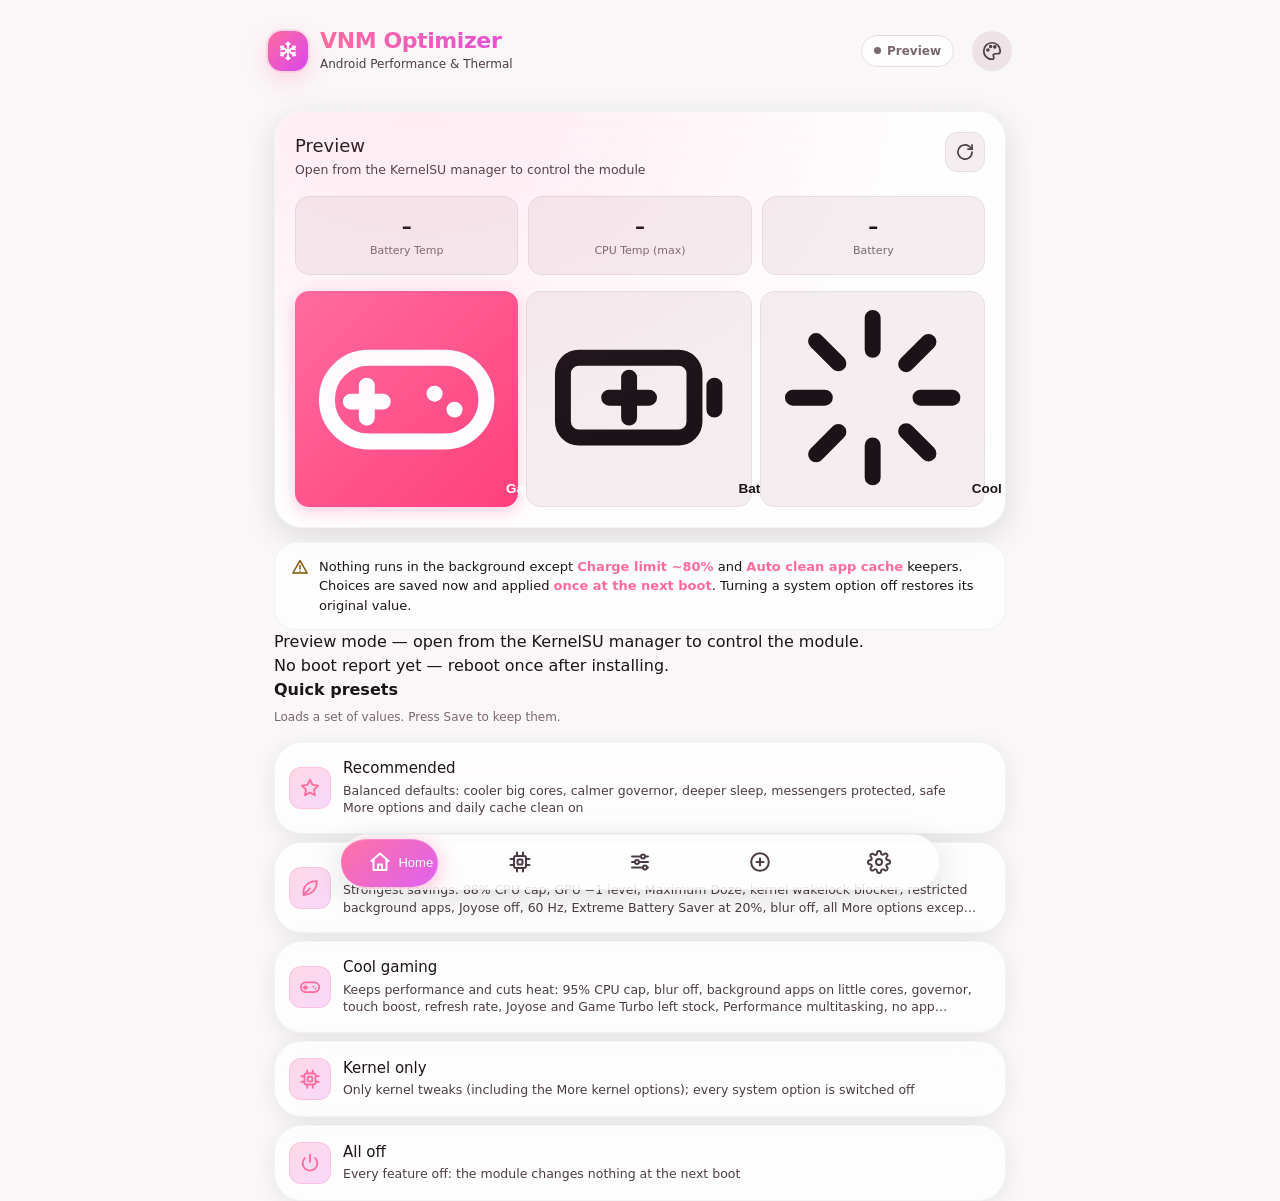
<file: app/src/main/assets/web/index.html>
<!DOCTYPE html>
<html lang="en">
<head>
<meta charset="utf-8">
<meta name="viewport" content="width=device-width, initial-scale=1, viewport-fit=cover">
<title>VNM Optimizer</title>
<link rel="stylesheet" href="liquid-glass.css">
</head>
<body>

<header class="topbar"><div class="topbar-inner">
  <div class="logo" aria-hidden="true"><svg viewBox="0 0 24 24"><path d="M12 2v20M3.3 7l17.4 10M20.7 7L3.3 17"/><path d="M9.5 3.5L12 6l2.5-2.5M9.5 20.5L12 18l2.5 2.5"/><path d="M3.6 10.4l3.4-.9-.9-3.4M20.4 13.6l-3.4.9.9 3.4"/><path d="M6.1 17.9l.9-3.4-3.4-.9M17.9 6.1l-.9 3.4 3.4.9"/></svg></div>
  <div class="title-group">
    <h1>VNM Optimizer</h1>
    <div class="subtitle">Android Performance &amp; Thermal</div>
  </div>
  <div class="state" id="mstate"><i class="dot"></i><span>Loading…</span></div>
</div>
</header>

<main>

  <!-- HOME -->
  <section class="page active" id="page-home">
    <div class="hero">
      <div class="hero-card">
        <div class="hero-header">
          <div class="hero-device">
            <div class="hero-device-name" id="dev">Detecting device…</div>
            <div class="hero-device-sub" id="devsub"></div>
          </div>
          <button class="iconbtn" id="refresh" aria-label="Refresh readings">
            <svg viewBox="0 0 24 24" fill="none" stroke="currentColor" stroke-width="1.9" stroke-linecap="round" stroke-linejoin="round"><path d="M20.5 12a8.5 8.5 0 1 1-2.8-6.3l2.8 2.8"/><path d="M20.5 3.5v5h-5"/></svg>
          </button>
        </div>
        <div class="hero-stats">
          <div class="stat"><div class="stat-value" id="btemp">—</div><div class="stat-label">Battery Temp</div></div>
          <div class="stat"><div class="stat-value" id="ctemp">—</div><div class="stat-label">CPU Temp (max)</div></div>
          <div class="stat"><div class="stat-value" id="bcap">—</div><div class="stat-label" id="bstat">Battery</div></div>
        </div>
        <div class="hero-actions">
          <button class="btn fill hero-action" id="qaGame">
            <svg viewBox="0 0 24 24" fill="none" stroke="currentColor" stroke-width="2" stroke-linecap="round" stroke-linejoin="round"><rect x="2" y="7" width="20" height="10.5" rx="5.2"/><path d="M7 10.5v4M5 12.5h4M15.5 11.5h.01M18 13.5h.01"/></svg>
            Game Mode
          </button>
          <button class="btn tonal hero-action" id="qaBattery">
            <svg viewBox="0 0 24 24" fill="none" stroke="currentColor" stroke-width="2" stroke-linecap="round" stroke-linejoin="round"><rect x="2.5" y="7" width="16.5" height="10" rx="2"/><path d="M21.5 10.5v3M10.8 9.5v5M8.3 12h5"/></svg>
            Battery Saver
          </button>
          <button class="btn tonal hero-action" id="qaCool">
            <svg viewBox="0 0 24 24" fill="none" stroke="currentColor" stroke-width="2" stroke-linecap="round" stroke-linejoin="round"><path d="M12 2v4M12 18v4M4.9 4.9l2.8 2.8M16.2 16.2l2.8 2.8M2 12h4M18 12h4M4.9 19.1l2.8-2.8M16.2 7.8l2.8-2.8"/></svg>
            Cool Down
          </button>
        </div>
      </div>
    </div>

    <div class="notice">
      <svg viewBox="0 0 24 24" fill="none" stroke="currentColor" stroke-width="1.9" stroke-linecap="round" stroke-linejoin="round"><path d="M12 3.5l9.5 16.5h-19z"/><path d="M12 10v4.5M12 17.5v.3"/></svg>
      <div>Nothing runs in the background except <b>Charge limit ~80%</b> and <b>Auto clean app cache</b> keepers. Choices are saved now and applied <b>once at the next boot</b>. Turning a system option off restores its original value.</div>
    </div>

    <div id="demo" hidden>Preview mode — open from the KernelSU manager to control the module.</div>

    <div id="summary"></div>

    <h2 class="sh">Quick presets</h2>
    <p class="ssub">Loads a set of values. Press Save to keep them.</p>
    <div class="group" id="presets"></div>
  </section>

  <!-- KERNEL -->
  <section class="page" id="page-kernel"><div id="sec-kernel"></div></section>

  <!-- SYSTEM -->
  <section class="page" id="page-system"><div id="sec-system"></div></section>

  <!-- MORE -->
  <section class="page" id="page-more">
    <div id="sec-more"></div>

    <h2 class="sh">App cache</h2>
    <p class="ssub">Result of the last clean (automatic or manual). Uses Android&rsquo;s own cache trimming: app data, logins and files are never touched.</p>
    <div class="ccard">
      <div class="cbig" id="cc-size">&ndash;</div><div class="clbl">last cleared</div>
      <table>
        <tr><td>From</td><td id="cc-apps">&ndash;</td></tr>
        <tr><td>Time</td><td id="cc-time">&ndash;</td></tr>
        <tr><td>Next auto clean</td><td id="cc-next">&ndash;</td></tr>
      </table>
      <button class="btn fill" id="cc-run">Clean app cache now</button>
    </div>

    <h2 class="sh">One-shot actions</h2>
    <p class="ssub">Run immediately once &mdash; nothing is saved, scheduled or kept running.</p>
    <div class="group">
      <div class="item"><div class="row"><div class="ic"><svg viewBox="0 0 24 24" fill="none" stroke="currentColor" stroke-width="1.9" stroke-linecap="round" stroke-linejoin="round"><rect x="3" y="7" width="18" height="10" rx="1.5"/><path d="M7 10.5v3M11 10.5v3M15 10.5v3M7 7V4.5M12 7V4.5M17 7V4.5M7 17v2.5M17 17v2.5"/></svg></div>
        <div class="txt"><div class="ttl">Clean RAM now</div><div class="desc">Stops background apps when the phone feels slow. Not a battery saver: apps restarted later cost more power than cached ones. Safe: cached processes only. Aggressive: also force-stops other user apps (protected apps, the app on screen, keyboard, launcher, dialer and SMS app are never touched). Extreme: everything except system, telephony/IMS, connectivity and push components.</div></div>
        <div class="ctl"><div class="pill"><select id="rc-mode"><option value="safe">Safe</option><option value="aggressive">Aggressive</option><option value="extreme">Extreme</option></select></div></div></div>
        <div class="selrow"><button class="btn fill" id="rc-run">Clean now</button></div>
      </div>
      <div class="item press" id="t-junk"><div class="row"><div class="ic"><svg viewBox="0 0 24 24" fill="none" stroke="currentColor" stroke-width="1.9" stroke-linecap="round" stroke-linejoin="round"><path d="M3.5 6.5h17M9 6.5V4h6v2.5M6 6.5l1 14h10l1-14M10 10.5v6M14 10.5v6"/></svg></div>
        <div class="txt"><div class="ttl">Clean junk files now</div><div class="desc">Deletes crash dumps, ANR traces, tombstones, dropbox entries, WLAN and thermal logs, stale package cache and thumbnails, clears the log buffers and runs fstrim on /data and /cache</div></div>
        <span class="chev"><svg viewBox="0 0 24 24" fill="none" stroke="currentColor" stroke-width="1.9" stroke-linecap="round" stroke-linejoin="round"><path d="M9.5 6l6 6-6 6"/></svg></span></div></div>
    </div>
  </section>

  <!-- TOOLS -->
  <section class="page" id="page-tools">
    <h2 class="sh">Configuration</h2>
    <p class="ssub">Backups are saved to Download/VNM and include your charger calibration.</p>
    <div class="group">
      <div class="item press" id="t-backup"><div class="row"><div class="ic"><svg viewBox="0 0 24 24" fill="none" stroke="currentColor" stroke-width="1.9" stroke-linecap="round" stroke-linejoin="round"><path d="M12 15V3.5M7 8.5l5-5 5 5"/><path d="M4 15v3.5A2.5 2.5 0 0 0 6.5 21h11a2.5 2.5 0 0 0 2.5-2.5V15"/></svg></div><div class="txt"><div class="ttl">Backup settings</div><div class="desc">Save the current options to a file you can keep or share</div></div><span class="chev"><svg viewBox="0 0 24 24" fill="none" stroke="currentColor" stroke-width="1.9" stroke-linecap="round" stroke-linejoin="round"><path d="M9.5 6l6 6-6 6"/></svg></span></div></div>
      <div class="item press" id="t-restore"><div class="row"><div class="ic"><svg viewBox="0 0 24 24" fill="none" stroke="currentColor" stroke-width="1.9" stroke-linecap="round" stroke-linejoin="round"><path d="M12 3.5V15M7 10l5 5 5-5"/><path d="M4 15v3.5A2.5 2.5 0 0 0 6.5 21h11a2.5 2.5 0 0 0 2.5-2.5V15"/></svg></div><div class="txt"><div class="ttl">Restore settings</div><div class="desc">Load a backup, review it, then press Save</div></div><span class="chev"><svg viewBox="0 0 24 24" fill="none" stroke="currentColor" stroke-width="1.9" stroke-linecap="round" stroke-linejoin="round"><path d="M9.5 6l6 6-6 6"/></svg></span></div></div>
      <div class="item press" id="t-import"><div class="row"><div class="ic"><svg viewBox="0 0 24 24" fill="none" stroke="currentColor" stroke-width="1.9" stroke-linecap="round" stroke-linejoin="round"><path d="M14 3H7.5A2.5 2.5 0 0 0 5 5.5v13A2.5 2.5 0 0 0 7.5 21h9a2.5 2.5 0 0 0 2.5-2.5V8z"/><path d="M14 3v5h5M12 17v-6M9.5 13.5L12 11l2.5 2.5"/></svg></div><div class="txt"><div class="ttl">Import backup</div><div class="desc">Pick a backup file from anywhere, or paste its text</div></div></div></div>
      <div class="item press" id="t-defaults"><div class="row"><div class="ic"><svg viewBox="0 0 24 24" fill="none" stroke="currentColor" stroke-width="1.9" stroke-linecap="round" stroke-linejoin="round"><path d="M3.5 12a8.5 8.5 0 1 0 2.8-6.3L3.5 8.5"/><path d="M3.5 3.5v5h5"/></svg></div><div class="txt"><div class="ttl">Reset to recommended</div><div class="desc">Load default values (your app lists are kept)</div></div><span class="chev"><svg viewBox="0 0 24 24" fill="none" stroke="currentColor" stroke-width="1.9" stroke-linecap="round" stroke-linejoin="round"><path d="M9.5 6l6 6-6 6"/></svg></span></div></div>
    </div>

    <h2 class="sh">Maintenance</h2>
    <div class="group">
      <div class="item press" id="t-log"><div class="row"><div class="ic"><svg viewBox="0 0 24 24" fill="none" stroke="currentColor" stroke-width="1.9" stroke-linecap="round" stroke-linejoin="round"><path d="M14 3H6.5A2.5 2.5 0 0 0 4 5.5v13A2.5 2.5 0 0 0 6.5 21h11a2.5 2.5 0 0 0 2.5-2.5V9z"/><path d="M14 3v6h6M8 13h8M8 17h5"/></svg></div><div class="txt"><div class="ttl">View boot log</div><div class="desc">What was applied, skipped or rejected on the last boot</div></div><span class="chev"><svg viewBox="0 0 24 24" fill="none" stroke="currentColor" stroke-width="1.9" stroke-linecap="round" stroke-linejoin="round"><path d="M9.5 6l6 6-6 6"/></svg></span></div></div>
      <div class="item press" id="t-revert"><div class="row"><div class="ic"><svg viewBox="0 0 24 24" fill="none" stroke="currentColor" stroke-width="1.9" stroke-linecap="round" stroke-linejoin="round"><path d="M9 14L4 9l5-5"/><path d="M4 9h11a5 5 0 0 1 0 10h-3"/></svg></div><div class="txt"><div class="ttl">Revert system changes now</div><div class="desc">Restore settings and re-enable apps immediately, then switch ROM options off</div></div><span class="chev"><svg viewBox="0 0 24 24" fill="none" stroke="currentColor" stroke-width="1.9" stroke-linecap="round" stroke-linejoin="round"><path d="M9.5 6l6 6-6 6"/></svg></span></div></div>
      <div class="item press" id="t-reboot"><div class="row"><div class="ic"><svg viewBox="0 0 24 24" fill="none" stroke="currentColor" stroke-width="1.9" stroke-linecap="round" stroke-linejoin="round"><path d="M12 3v8"/><path d="M6.4 6.6a8 8 0 1 0 11.2 0"/></svg></div><div class="txt"><div class="ttl">Reboot</div><div class="desc">Apply the saved options now</div></div><span class="chev"><svg viewBox="0 0 24 24" fill="none" stroke="currentColor" stroke-width="1.9" stroke-linecap="round" stroke-linejoin="round"><path d="M9.5 6l6 6-6 6"/></svg></span></div></div>
    </div>

    <h2 class="sh">About</h2>
    <div class="group">
      <div class="about">
        <b>VNM Optimizer <span data-ver>v2.0.1</span></b>
        <p>Heat &amp; battery tuning, device tools, ADB &amp; Fastboot in one app.</p>
        <p>Heat &amp; battery fix for Android. Kernel features support Qualcomm and MediaTek kernels; features a phone does not support are skipped and shown as Unsupported. Tuned and tested on HyperOS. One-shot at boot, no background service (except the opt-in charge-limit and app-cache keepers). Every feature has its own switch and shows exactly what it changes.</p>
        <p style="color:var(--ink-subtle)">Font: Google Sans (SIL Open Font License)</p>
      </div>
    </div>
  </section>
</main>

<div class="abar" id="abar" hidden>
  <div class="dirty" id="dirty">Unsaved changes</div>
  <button class="btn tonal" id="save">Save</button>
  <button class="btn fill" id="savereboot">Save &amp; reboot</button>
</div>

<div class="snack" id="snack"></div>

<div class="modal" id="modal"><div class="dlg">
  <h3 id="m-title"></h3>
  <div class="body" id="m-body"></div>
  <div class="acts" id="m-acts"></div>
</div></div>

<div class="modal" id="picker"><div class="dlg">
  <h3 id="pk-title">Choose apps</h3>
  <div class="body">
    <input class="pk-search" id="pk-search" placeholder="Search apps or package names" autocomplete="off">
    <div class="pk-count" id="pk-count"></div>
    <div class="pk-list" id="pk-list"></div>
  </div>
  <div class="acts">
    <button class="btn tonal" id="pk-cancel">Cancel</button>
    <button class="btn fill" id="pk-done">Done</button>
  </div>
</div></div>

<nav class="nav">
  <div class="nav-inner">
    <div class="pill-indicator" id="pillIndicator"></div>
    <button class="nav-tab active" data-page="home"><svg viewBox="0 0 24 24" fill="none" stroke="currentColor" stroke-width="1.9" stroke-linecap="round" stroke-linejoin="round"><path d="M3.5 11L12 3.5l8.5 7.5"/><path d="M5.5 9.5V20h13V9.5"/><path d="M10 20v-5.5h4V20"/></svg><span>Home</span></button>
    <button class="nav-tab" data-page="kernel"><svg viewBox="0 0 24 24" fill="none" stroke="currentColor" stroke-width="1.9" stroke-linecap="round" stroke-linejoin="round"><rect x="6" y="6" width="12" height="12" rx="2"/><rect x="9.5" y="9.5" width="5" height="5" rx="1"/><path d="M9 2.5v3M15 2.5v3M9 18.5v3M15 18.5v3M2.5 9h3M2.5 15h3M18.5 9h3M18.5 15h3"/></svg><span>Kernel</span></button>
    <button class="nav-tab" data-page="system"><svg viewBox="0 0 24 24" fill="none" stroke="currentColor" stroke-width="1.9" stroke-linecap="round" stroke-linejoin="round"><path d="M4 6.5h9M17 6.5h3M4 12h3M11 12h9M4 17.5h11M19 17.5h1"/><circle cx="15" cy="6.5" r="2"/><circle cx="9" cy="12" r="2"/><circle cx="17" cy="17.5" r="2"/></svg><span>System</span></button>
    <button class="nav-tab" data-page="more"><svg viewBox="0 0 24 24" fill="none" stroke="currentColor" stroke-width="1.9" stroke-linecap="round" stroke-linejoin="round"><circle cx="12" cy="12" r="8.8"/><path d="M12 8.5v7M8.5 12h7"/></svg><span>More</span></button>
    <button class="nav-tab" data-page="tools"><svg viewBox="0 0 24 24" fill="none" stroke="currentColor" stroke-width="1.9" stroke-linecap="round" stroke-linejoin="round"><circle cx="12" cy="12" r="3"/><path d="M19.4 15a1.7 1.7 0 0 0 .3 1.8l.1.1a2 2 0 1 1-2.8 2.8l-.1-.1a1.7 1.7 0 0 0-1.8-.3 1.7 1.7 0 0 0-1 1.5V21a2 2 0 0 1-4 0v-.1a1.7 1.7 0 0 0-1.1-1.5 1.7 1.7 0 0 0-1.8.3l-.1.1a2 2 0 1 1-2.8-2.8l.1.1a1.7 1.7 0 0 0 .3-1.8 1.7 1.7 0 0 0-1.5-1H3a2 2 0 0 1 0-4h.1a1.7 1.7 0 0 0 1.5-1.1 1.7 1.7 0 0 0-.3-1.8l-.1-.1a2 2 0 1 1 2.8-2.8l.1.1a1.7 1.7 0 0 0 1.8.3H9a1.7 1.7 0 0 0 1-1.5V3a2 2 0 0 1 4 0v.1a1.7 1.7 0 0 0 1 1.5 1.7 1.7 0 0 0 1.8-.3l.1-.1a2 2 0 1 1 2.8 2.8l-.1.1a1.7 1.7 0 0 0-.3 1.8V9a1.7 1.7 0 0 0 1.5 1H21a2 2 0 0 1 0 4h-.1a1.7 1.7 0 0 0-1.5 1z"/></svg><span>Config</span></button>
  </div>
</nav>

<script src="theme.js"></script>
<script>

(function () {
  'use strict';

  var MODID = 'mkvp_thermal';
  var DATA = '/data/adb/mkvp_thermal';
  var CFG_VER = '3';
  var ENV = 'export PATH=/system/bin:/system/xbin:/vendor/bin:/data/adb/ksu/bin:/data/adb/ap/bin:/data/adb/magisk:$PATH; ';
  var HAS_KSU = (typeof window.ksu !== 'undefined' && window.ksu && typeof window.ksu.exec === 'function');

  /* ------------------------------------------------------------ constants */
  var DOZE_AGGRESSIVE = 'light_after_inactive_to=15000,light_pre_idle_to=30000,light_idle_to=900000,light_max_idle_to=1800000,inactive_to=60000,sensing_to=0,locating_to=0,motion_inactive_to=0,idle_after_inactive_to=0,idle_pending_to=60000,quick_doze_delay_to=15000,idle_to=3600000,max_idle_to=21600000';
  var SAVER_DEFAULT = 'advertise_is_enabled=true,enable_datasaver=false,disable_launch_boost=true,disable_vibration=true,disable_animation=false,soundtrigger_mode=1,defer_full_backup=true,defer_keyvalue_backup=true,enable_firewall=true,location_mode=3,enable_brightness_adjustment=false,force_all_apps_standby=true,force_background_check=true,disable_optional_sensors=true,disable_aod=true,enable_quick_doze=true,enable_night_mode=true';

  var SECTIONS = [
    { id: 'heat', title: 'Heat control', color: 'var(--hot)',
      sub: 'Keeps big cores, GPU and charging away from their hottest operating points' },
    { id: 'kdrain', title: 'Battery drain — kernel', color: '#ffb36b',
      sub: 'Lets the SoC and storage sleep deeper and wake less often' },
    { id: 'protect', title: 'Protected & blocked apps', color: '#c79bff',
      sub: 'Keep important apps alive, or stop picked apps from running in the background' },
    { id: 'rdrain', title: 'Battery drain — system', color: 'var(--cool)',
      sub: 'Standby drain from apps, Google services and ROM services' },
    { id: 'saver', title: 'Long battery', color: '#8be08b',
      sub: 'Stronger Battery Saver and display-side savings' },
    { id: 'adv', title: 'Advanced', color: 'var(--muted)', sub: 'Timing of the one-shot apply' },
    { id: 'xk', title: 'Extra kernel tuning', color: '#ffb36b',
      sub: 'Safe ones ON by default; applied once per boot, stock again after reboot when off' },
    { id: 'xram', title: 'RAM management', color: '#c79bff',
      sub: 'VM, zram and low-memory-killer tuning' },
    { id: 'xgoogle', title: 'Google services & telemetry', color: 'var(--cool)',
      sub: 'Safe-list GMS freeze and extra telemetry switches' },
    { id: 'xlog', title: 'Logging & diagnostics', color: '#8be08b',
      sub: 'Deeper log and vendor-diagnostics cleanup' },
    { id: 'xpower', title: 'Extra power saving', color: '#8be08b',
      sub: 'Kernel power-saving switches and lighter background memory work' },
    { id: 'xstore', title: 'Storage', color: 'var(--cool)',
      sub: 'Automatic app-cache cleaning' }
  ];

  /*
   * type: toggle | value (presets + custom number) | level (fixed choices)
   * fields: extra numeric inputs shown while the feature is on
   * text: textarea; showWhen = value of the feature that reveals it
   * apps: textarea gets an app picker
   * only: extra tag for features that exist on one brand only
   */
  var F = [
    // ---- heat
    { k: 'cpu_cap', s: 'heat', src: 'kernel', risk: 'safe', type: 'value', def: '95', unit: '%', min: 40, max: 99,
      t: 'Big-core frequency cap',
      d: 'Caps every CPU cluster except the efficiency (little) cluster to a % of its max clock, below the range where heat rises steeply. The nearest supported frequency is used and the little cores are untouched. On MediaTek the PPM user limit is set as well. The ROM’s thermal service can still lower clocks further when hot. With “Lock the cap” the limit file is made read-only after writing, so ROM boosters (perf HAL, game boost) cannot raise it again until reboot; the live check below shows whether the cap is still in place.',
      o: [['0', 'Off'], ['95', 'Light — 95%'], ['88', 'Balanced — 88%'], ['80', 'Strong — 80%']],
      fields: [{ k: 'cpu_cap_lock', label: 'Lock the cap so the ROM cannot raise it', def: '1', bool: true, inline: true }] },
    { k: 'prime_park', s: 'heat', src: 'kernel', risk: 'exp', type: 'toggle', def: '0',
      t: 'Park prime core',
      d: 'Sets core_ctl min_cpus and max_cpus to 0 on the fastest cluster so its cores stay parked (not taken offline). Big heat and power saving, but games and heavy apps lose peak speed. On SoCs with only two clusters this parks the whole big cluster. Needs Qualcomm core_ctl; boosts from the ROM’s performance service may unpark it.' },
    { k: 'gpu_cap', s: 'heat', src: 'kernel', risk: 'moderate', type: 'value', def: '0', unit: 'lvl', min: 1, max: 4,
      t: 'GPU peak level cap',
      d: 'Removes the highest GPU power level(s) so the GPU cannot reach its hottest clocks. On Qualcomm it tries kgsl max_pwrlevel, then devfreq max_freq, then max_gpuclk; on MediaTek and other Mali GPUs it lowers the GPU devfreq max_freq. Never removes more than half of the levels; GPU thermal throttling stays on. MediaTek kernels that only expose GED (no GPU devfreq) show Unsupported.',
      o: [['0', 'Off'], ['1', '−1 level'], ['2', '−2 levels'], ['3', '−3 levels']] },
    { k: 'gpu_idle', s: 'heat', src: 'kernel', risk: 'safe', type: 'toggle', def: '1',
      t: 'GPU power collapse',
      d: 'Lets the GPU sleep between frames: clears force_clk_on, force_bus_on, force_rail_on and force_no_nap, enables bus split and uses a shorter idle timer (Adreno). On MediaTek and other Mali GPUs it sets the power policy to coarse_demand, so the GPU powers down when idle instead of staying always on. GPU thermal throttling is kept on.',
      fields: [{ k: 'gpu_idle_timer', label: 'GPU idle timer', def: '64', min: 20, max: 200, unit: 'ms', zero: true }] },
    { k: 'walt_tune', s: 'heat', src: 'kernel', risk: 'safe', type: 'toggle', def: '1',
      t: 'Calmer CPU governor',
      d: 'Turns off predictive-load (pl) and RTG frequency boosts and slows the up-ramp a little, so clocks spike less often. Uses the WALT governor of Qualcomm kernels, or schedutil / MediaTek sugov_ext where the same tunables exist; tunables your kernel does not have are skipped.',
      fields: [{ k: 'walt_hispeed_load', label: 'hispeed_load', def: '95', min: 50, max: 100, unit: '%', zero: true },
               { k: 'walt_up_rate', label: 'up_rate_limit', def: '1000', min: 100, max: 20000, unit: 'µs', zero: true },
               { k: 'walt_sched_boost_off', label: 'Also force sched_boost = 0 and conservative PL (WALT)', def: '1', bool: true }] },
    { k: 'input_boost_off', s: 'heat', src: 'kernel', risk: 'moderate', type: 'toggle', def: '0',
      t: 'Disable kernel touch boost',
      d: 'Stops the kernel from raising CPU clocks on every touch (WALT input_boost or the cpu_boost module on Qualcomm, perfmgr touch boost on MediaTek). Saves power while scrolling; the UI may feel slightly less snappy. Boosts from the ROM’s own performance service are not affected.' },
    { k: 'bg_cpuset', s: 'heat', src: 'kernel', risk: 'safe', type: 'toggle', def: '1',
      t: 'Background apps on little cores',
      d: 'Moves the background, system-background and restricted CPU groups to the efficiency (little) cluster and caps background and restricted tasks with uclamp.max. Apps you are using are not affected.',
      fields: [{ k: 'bg_uclamp', label: 'Background uclamp.max', def: '30', min: 10, max: 99, unit: '%', zero: true }] },
    { k: 'blur_off', s: 'heat', src: 'rom', risk: 'moderate', type: 'toggle', def: '0',
      t: 'Disable UI blur',
      d: 'Turns off Android window blur on every ROM, plus the HyperOS/MIUI blur effects (control center, recents, folders) through runtime props on Xiaomi ROMs. Blur is drawn by the GPU on every frame and adds heat.' },
    { k: 'charge_cool', s: 'heat', src: 'kernel', risk: 'exp', type: 'value', def: '0', unit: 'mA', min: 500, max: 12000,
      t: 'Cooler charging (current limit)',
      d: 'Limits charging current with the charger thermal level (battery/charge_control_limit), the same control the ROM’s thermal service uses. Pick a level directly, or enter mA: it is mapped with your Calibrate results, else the device-tree table, else a rough estimate. Current per level differs on every phone, so run Calibrate once. When the phone is hot the thermal service may still choose a stricter level; the status shows if your kernel ignores it.',
      fields: [{ k: 'charge_cool_level', label: 'Charger level (overrides the mA value)', def: '0', levelsel: true }],
      o: [['0', 'Off'], ['5000', '5000 mA'], ['3000', '3000 mA'], ['2000', '2000 mA'], ['1500', '1500 mA']] },
    { k: 'charge_limit', s: 'heat', src: 'kernel', risk: 'moderate', type: 'toggle', def: '0', only: 'XIAOMI',
      t: 'Charge limit ~80% (night charging)',
      d: 'Sets the Xiaomi night_charging flag so charging stops around 80% (current drops to 0, the status may still say Charging). Less heat at the end of a charge and slower battery wear. The charger driver clears this flag on every unplug, so while this is ON a tiny keeper script sets it again whenever a charger is connected (checks every 15 s, no wakelock, sleeps with the phone). This keeper (and the daily cache clean keeper) are the only parts of VNM Optimizer that keep running; turn them off and nothing runs after the next boot. Xiaomi kernels only.' },

    // ---- kernel drain
    { k: 'cpu_idle', s: 'kdrain', src: 'kernel', risk: 'safe', type: 'toggle', def: '1',
      t: 'Ensure deep CPU sleep',
      d: 'Makes sure Qualcomm LPM sleep (qcom_lpm / lpm_levels) is allowed and re-enables any CPU idle state that was disabled (generic cpuidle, so MediaTek is covered too). It only turns sleep states back on, never off.' },
    { k: 'ufs_pm', s: 'kdrain', src: 'kernel', risk: 'safe', type: 'toggle', def: '1',
      t: 'UFS storage power saving',
      d: 'Enables UFS clock gating, clock scaling and hibern8-on-idle where the storage driver exposes them (Qualcomm ufshc and MediaTek ufshci), so storage sleeps between requests. Phones without UFS are skipped.' },
    { k: 'vm_tune', s: 'kdrain', src: 'kernel', risk: 'safe', type: 'toggle', def: '1',
      t: 'Fewer memory writeback wakeups',
      d: 'Writes cached data to storage less often (longer writeback / expire interval), adjusts the dirty-memory ratios and updates vmstat less often, so CPU and storage wake up less in standby. Set a value to 0 to keep stock.',
      fields: [{ k: 'vm_writeback', label: 'Writeback / expire interval', def: '3000', min: 500, max: 6000, unit: 'cs', zero: true },
               { k: 'vm_stat_interval', label: 'vmstat interval', def: '10', min: 1, max: 60, unit: 's', zero: true },
               { k: 'vm_dirty_bg', label: 'dirty_background_ratio', def: '10', min: 1, max: 50, unit: '%', zero: true },
               { k: 'vm_dirty', label: 'dirty_ratio', def: '30', min: 1, max: 80, unit: '%', zero: true }] },
    { k: 'io_tune', s: 'kdrain', src: 'kernel', risk: 'safe', type: 'toggle', def: '1',
      t: 'Lighter I/O accounting',
      d: 'Turns off per-request I/O statistics (iostats) and entropy sampling (add_random) on storage block devices: less CPU work per read and write. Disk statistics in monitoring apps become empty.' },
    { k: 'debug_off', s: 'kdrain', src: 'kernel', risk: 'safe', type: 'toggle', def: '1',
      t: 'Silence kernel debug',
      d: 'Quiets kernel console logging, stops ftrace, turns off schedstats, the NMI watchdog and subsystem ramdumps, limits perf sampling time and clears driver debug_mask flags. Runtime only.' },
    { k: 'debug_props', s: 'kdrain', src: 'rom', risk: 'safe', type: 'toggle', def: '1',
      t: 'Disable debug & trace props',
      d: 'Switches debug, logging and tracing props off at runtime: vendor offline logs, IMS/QMI debug logs, ramdumps, traced (Perfetto), atrace, StrictMode, malloc / video / GPU debug. Nothing is saved; props your ROM does not use have no effect.' },
    { k: 'wakelock_block', s: 'kdrain', src: 'kernel', risk: 'exp', type: 'toggle', def: '0',
      t: 'Kernel wakelock blocker',
      d: 'Blocks the listed kernel wakelocks so they cannot keep the phone awake. Needs a kernel with the Boeffla wakelock blocker, otherwise it shows Unsupported. Default list: Wi-Fi scan wakelocks (wlan_pno_wl, wlan_extscan_wl) and wcnss_filter_lock. Wakelocks on the notification path (modem/Wi-Fi RX, IPA, wake-on-WLAN, netmgr, NETLINK, QMI, RIL/IMS, alarms, FCM, Bluetooth, data/SMS/calls) are always skipped, even if you add them.',
      text: { k: 'wl_list', label: 'Wakelocks to block (separated by ;)', filter: /[^A-Za-z0-9._;:@-]/g } },

    // ---- protected apps
    { k: 'protect_apps', s: 'protect', src: 'rom', risk: 'safe', type: 'toggle', def: '1',
      t: 'Keep important apps alive',
      d: 'Each listed app is added to the Doze battery-optimization whitelist, gets background-run and wakelock permission, autostart permission on Xiaomi ROMs, and the Active standby bucket, so messages still arrive in idle and deep sleep. These apps, plus the default dialer, SMS app, keyboard and launcher, are always skipped by “Restrict other user apps”. If your ROM has its own per-app battery setting, set these apps to “No restrictions” there too.',
      text: { k: 'protect_pkgs', label: 'Protected packages (comma separated)', filter: /[^A-Za-z0-9._,]/g, apps: true } },
    { k: 'app_bucket', s: 'protect', src: 'rom', risk: 'moderate', type: 'level', def: '0',
      t: 'Restrict other user apps',
      d: 'At boot, moves every installed app that is not protected and not currently active into the Rare or Restricted App Standby bucket: fewer background jobs, alarms and network access. Opening an app moves it back up. Turning this off returns those apps to Active.',
      o: [['0', 'Off'], ['1', 'Rare'], ['2', 'Restricted']] },
    { k: 'bg_block', s: 'protect', src: 'rom', risk: 'moderate', type: 'toggle', def: '1',
      t: 'Block background apps',
      d: 'The opposite of protected apps: every app you pick gets no background activity. Android\u2019s \u201cRestricted\u201d battery mode (no background run), wakelocks ignored, removed from the battery-optimization whitelist, autostart off on Xiaomi ROMs, Restricted standby bucket, and the app is force-stopped at boot so it has no alarms, jobs or broadcasts until you open it. While open it works normally; once you leave it, it cannot run in the background, so its notifications may not arrive. Protected apps, the default dialer, SMS app, keyboard, launcher, enabled accessibility services, notification listeners, the always-on VPN app and core system/root apps are always skipped. Nothing happens while the list is empty; removing an app from the list gives its previous settings back.',
      text: { k: 'bg_block_pkgs', label: 'Blocked packages (comma separated)', filter: /[^A-Za-z0-9._,]/g, apps: true, sys: true } },

    // ---- system drain
    { k: 'app_freezer', s: 'rdrain', src: 'rom', risk: 'moderate', type: 'toggle', def: '1',
      t: 'Cached app freezer',
      d: 'Turns on Android’s cached-apps freezer: apps waiting in the background cache are frozen and use no CPU until you open them or the system wakes them (for example for a push message). Some ROMs have their own freezer too; turn this off if notifications from non-protected apps arrive late.' },
    { k: 'doze_aggr', s: 'rdrain', src: 'rom', risk: 'moderate', type: 'level', def: '2',
      t: 'Aggressive Doze',
      d: 'How quickly and how deeply the phone sleeps after the screen turns off. Every level shortens the Doze timers and skips the motion and location checks, so deep sleep also starts while the phone is moving (in a pocket). Protected apps keep network access in Doze; with GMS Doze ON, push messages can wait for maintenance windows. Custom takes your own device_idle constants.',
      o: [['0', 'Off'], ['1', 'Moderate (10 min)'], ['2', 'Aggressive (1 min)'], ['3', 'Maximum (30 s)'], ['4', 'Custom…']],
      text: { k: 'doze_custom', label: 'device_idle constants (key=ms, comma separated)', filter: /[^A-Za-z0-9_=.,]/g, showWhen: '4', def: DOZE_AGGRESSIVE } },
    { k: 'devcfg_lock', s: 'rdrain', src: 'rom', risk: 'moderate', type: 'toggle', def: '0',
      t: 'Keep values (pause flag sync)',
      d: 'Pauses device_config sync so Google server flags cannot overwrite the Doze, freezer and stats values set by this module. While ON, every server-side system flag update is paused; the previous sync mode is restored when you turn it off.' },
    { k: 'gms_doze', s: 'rdrain', src: 'rom', risk: 'moderate', type: 'toggle', def: '0',
      t: 'GMS Doze',
      d: 'Removes Google Play services from the system Doze whitelist, so it can no longer keep the phone awake in Doze (no metamodule needed). Trade-off: push messages (WhatsApp, Telegram, Gmail, …) all arrive through Google Play services, so in deep Doze they can wait for the next maintenance window — even for protected apps. Leave OFF if notifications must be instant. Android saves this removal across reboots; VNM Optimizer records it and gives GMS its whitelist back when you turn this off or uninstall.' },
    { k: 'scan_off', s: 'rdrain', src: 'rom', risk: 'safe', type: 'toggle', def: '1',
      t: 'Stop background Wi-Fi/Bluetooth scanning',
      d: 'Turns off “Wi-Fi scanning” and “Bluetooth scanning” (location scans while the radios are off) and enables Wi-Fi scan throttling for apps.' },
    { k: 'net_save', s: 'rdrain', src: 'rom', risk: 'safe', type: 'toggle', def: '1',
      t: 'Network standby saving',
      d: 'Turns off “Mobile data always active”, network recommendations and Wi-Fi auto turn-on. Mobile data sleeps while you are on Wi-Fi; switching back to mobile data can take a moment longer.' },
    { k: 'standby', s: 'rdrain', src: 'rom', risk: 'safe', type: 'toggle', def: '1',
      t: 'Enforce App Standby',
      d: 'Makes sure App Standby buckets, adaptive battery, forced app standby and automatic app restriction are turned on (some ROMs ship them off).' },
    { k: 'stats_reduce', s: 'rdrain', src: 'rom', risk: 'safe', type: 'toggle', def: '1',
      t: 'Reduce system stats collection',
      d: 'Collects fewer system statistics: slower battery-stats sampling, binder and looper stats off, jank monitor and PSS memory profiling off. The battery usage screen becomes slightly less detailed.' },
    { k: 'tracking_off', s: 'rdrain', src: 'rom', risk: 'safe', type: 'toggle', def: '1',
      t: 'Telemetry switches off',
      d: 'Turns off Android / Google telemetry and upload switches (clearcut, analytics, network watchlist, tron, GMS core stats) and turns on “limit ad tracking”. Switches your ROM does not use have no effect.' },
    { k: 'debloat', s: 'rdrain', src: 'rom', risk: 'moderate', type: 'toggle', def: '1',
      t: 'Disable analytics & ad packages',
      d: 'Disables the listed packages for the main user. Reversible: a package is enabled again when you remove it from the list or turn this off. The default list holds Xiaomi analytics and ad services; packages that are not installed are skipped and apps you disabled yourself are never re-enabled.',
      text: { k: 'debloat_pkgs', label: 'Packages to disable (comma separated)', filter: /[^A-Za-z0-9._,]/g, apps: true, sys: true } },
    { k: 'joyose_off', s: 'rdrain', src: 'rom', risk: 'moderate', type: 'toggle', def: '0', only: 'XIAOMI',
      t: 'Disable Joyose',
      d: 'Disables com.xiaomi.joyose, the Xiaomi service that downloads cloud game and thermal profiles and wakes up often. Saves power, but Game Turbo performance profiles may change. Skipped when Joyose is not installed.' },
    { k: 'log_reduce', s: 'rdrain', src: 'rom', risk: 'safe', type: 'toggle', def: '1',
      t: 'Reduce system logging',
      d: 'Sets log.tag to W at runtime so only warnings and errors reach logcat (not saved). Keep it OFF while you are debugging or collecting logs.' },

    // ---- saver
    { k: 'saver_policy', s: 'saver', src: 'rom', risk: 'safe', type: 'level', def: '1',
      t: 'Stronger Battery Saver',
      d: 'Rules Android uses while Battery Saver is ON. Balanced: all apps in standby, quick Doze, vibration and AOD off, dark theme, launch boost off, location only for the app on screen, backups deferred. Extreme adds: animations off, location off while the screen is off, screen 20% dimmer. ROM-specific saver modes (e.g. an ultra saver) may use their own rules.',
      o: [['0', 'Off'], ['1', 'Balanced'], ['2', 'Extreme'], ['3', 'Custom…']],
      text: { k: 'saver_constants', label: 'battery_saver_constants (key=value, comma separated)', filter: /[^A-Za-z0-9_=.,-]/g, showWhen: '3', def: SAVER_DEFAULT } },
    { k: 'saver_trigger', s: 'saver', src: 'rom', risk: 'moderate', type: 'value', def: '0', unit: '%', min: 5, max: 95,
      t: 'Auto Battery Saver level',
      d: 'Turns on Android’s Battery Saver automatically at this battery percentage. ROMs with their own saver schedule (e.g. HyperOS) may ignore it.',
      o: [['0', 'Don’t change'], ['15', '15%'], ['20', '20%'], ['30', '30%']] },
    { k: 'refresh_rate', s: 'saver', src: 'rom', risk: 'moderate', type: 'value', def: '0', unit: 'Hz', min: 30, max: 165,
      t: 'Peak refresh rate',
      d: 'Caps the screen refresh rate (Android peak_refresh_rate plus the ROM’s own refresh-rate setting where it exists). 60 Hz is the biggest single display saving. The original values come back when you choose “Don’t change”.',
      o: [['0', 'Don’t change'], ['60', '60 Hz'], ['90', '90 Hz'], ['120', '120 Hz']] },
    { k: 'anim_scale', s: 'saver', src: 'rom', risk: 'safe', type: 'value', def: '0', unit: '%', min: 10, max: 100,
      t: 'Animation scale',
      d: 'Sets the window, transition and animator duration scale. Shorter animations mean less GPU time per interaction. The value is % of the normal duration.',
      o: [['0', 'Don’t change'], ['75', '0.75×'], ['50', '0.5×']] },

    // ---- advanced
    { k: 'apply_delay', s: 'adv', src: 'kernel', risk: 'safe', type: 'value', def: '30', unit: 's', min: 10, max: 120, noOff: true,
      t: 'Apply delay after boot',
      d: 'Waits this long after boot so the ROM can finish its own boot-time tuning, then applies everything once and exits.',
      o: [['20', '20 s'], ['30', '30 s'], ['45', '45 s'], ['60', '60 s']] },

    // ---- more: extra kernel tuning
    { k: 'x_sched', s: 'xk', src: 'kernel', risk: 'moderate', type: 'toggle', def: '0',
      t: 'Scheduler & governor tuning',
      d: 'Extra scheduler set for CFS / schedutil kernels: tasks stay on their CPU longer (higher migration cost) instead of bouncing between cores, schedutil / interactive ramp-up limited to one 5 ms period with hispeed_load 99, and schedtune boost off for top-app. Ramp-down is left stock (a long down limit keeps clocks high). On WALT kernels (e.g. Snapdragon 5.10) most of this does not exist and is skipped; use "Calmer CPU governor" there.' },
    { k: 'x_kquiet', s: 'xk', src: 'kernel', risk: 'safe', type: 'toggle', def: '1',
      t: 'Silence leftover kernel logging',
      d: 'Turns off kernel log sources that "Silence kernel debug" does not cover: EDAC memory-error logs, BPF trace printk, printk rate limiting, block_dump, entropy-pool wakeup thresholds (older kernels), ftrace dump on oops, Qualcomm ramdump collection, resume-IRQ debug, OOM task dumps and F2FS iostat.' },
    { k: 'x_net', s: 'xk', src: 'kernel', risk: 'safe', type: 'toggle', def: '1',
      t: 'Network stack tuning',
      d: 'No slow-start restart after idle, TCP metrics saving off, TCP Fast Open enabled, higher inotify limits. SYN-flood protection (syncookies) is deliberately left enabled.' },
    { k: 'x_io', s: 'xk', src: 'kernel', risk: 'moderate', type: 'toggle', def: '0',
      t: 'Extra block I/O tuning',
      d: 'Per storage device (UFS/eMMC/NVMe): request merging kept on (nomerges 0), I/O completion on the submitting CPU group (rq_affinity 1). Complements "Lighter I/O accounting"; storage latency can change slightly.' },
    { k: 'x_xiaomi_fw', s: 'xk', src: 'kernel', risk: 'safe', type: 'toggle', def: '1', only: 'XIAOMI',
      t: 'Disable MiGT / Metis boost frameworks',
      d: 'Turns off Xiaomi’s kernel boost frameworks: migt package monitoring and glk frequency locks, and the metis link/switch hooks. They watch app launches and force clocks up; turning them off saves power, Game Turbo boost behaviour may change. HyperOS/MIUI only, skipped on other ROMs.' },

    // ---- more: RAM management
    { k: 'x_ram_opt', s: 'xram', src: 'rom', risk: 'moderate', type: 'toggle', def: '0',
      t: 'RAM optimizer',
      d: 'RAM set: VM tuning (cache pressure 80, overcommit, no watermark boost), zram left untouched, LMK minfree (classic kernels) or lmkd props (runtime only, lmkd re-initialised), app compaction on, USAP pool and vendor memory-reclaim frameworks off. Dirty ratios are left to "Fewer memory writeback wakeups". System flags are backed up and restored when the switch goes off; lmkd props return to the ROM values on reboot.',
      fields: [{ k: 'x_ram_level', label: 'Level', def: '1', sel: [['1', 'Moderate'], ['2', 'Maximum (frees RAM, more cold starts = more battery)']] }] },
    { k: 'x_multitask', s: 'xram', src: 'rom', risk: 'moderate', type: 'level', def: '0',
      t: 'Multitasking profile',
      d: 'Cached-process tuner: scales activity_manager max_cached_processes from the stock value. Performance ×125% keeps more apps cached for faster switching, Low RAM ×75% frees RAM sooner but apps are cold-started more often (costs battery), Balanced gives the stock value back. The original value is restored when set back to Off.',
      o: [['0', 'Off'], ['1', 'Balanced'], ['2', 'Performance'], ['3', 'Low RAM']] },

    // ---- more: Google services & telemetry
    { k: 'x_gms_freeze', s: 'xgoogle', src: 'rom', risk: 'moderate', type: 'toggle', def: '0',
      t: 'Freeze GMS ads & tracking services (safe list)',
      d: 'Disables Google Play services components from common/x_gms_safe.txt that only serve ads, analytics and reporting (flag sync, account-data controls, help and work-profile reporting are not in the list). Push notifications, location, sign-in and Play Store keep working. Every component is enabled again when the switch goes off or the module is removed.' },
    { k: 'x_track', s: 'xgoogle', src: 'rom', risk: 'safe', type: 'toggle', def: '1',
      t: 'Extended telemetry block',
      d: 'Extra switches on top of "Telemetry switches off": Play Store panel logging, Clearcut events/GCM, the bug-report entry in the power menu, and a slower GMS check-in (120 min). Original values are restored when the switch goes off.' },

    // ---- more: logging & diagnostics
    { k: 'x_log_nuke', s: 'xlog', src: 'rom', risk: 'moderate', type: 'toggle', def: '0',
      t: 'Deep log cleanup at boot',
      d: 'Log cleanup, minus what VNM Optimizer already does: leftover log daemons (tcpdump, cnss_diag, traced, idd/aplogd, vendor loggers) are stopped once at boot, logcat and dmesg buffers are cleared and shrunk to 64 kB, framework tracing switches (activity, autofill, display, window, status bar, input method, voice interaction, Wi-Fi verbose) are turned off, and the listed DropBox report tags (wtf/StrictMode/stats, not crash/ANR/tombstone) are disabled (restored when off). Network statistics are left alone (data usage and data limits keep working). Keep it OFF while you are debugging or collecting bugreports.' },
    { k: 'x_diag', s: 'xlog', src: 'rom', risk: 'safe', type: 'toggle', def: '1',
      t: 'Silence vendor diagnostics',
      d: 'Diagnostics set: stops charge_logger and misight, disables looper stats and the ANR debugging mechanism, turns off security reports, and sets vendor camera / Wi-Fi / stability log props where the ROM exposes them (props that do not exist are skipped, nothing is persisted). msm_vidc and MMRM debug nodes are quieted too.' },
    { k: 'x_props', s: 'xlog', src: 'rom', risk: 'safe', type: 'toggle', def: '1',
      t: 'Extra logging props off',
      d: 'Safe prop entries, applied at runtime only and never persisted: SurfaceFlinger/HWC debug and "show" flags (GPU composition tiling and back-pressure stay stock), Stagefright and codec log flags, profiler and check-in switches, Broadcom/OEM dumps and the detailed log_* outputs. Props that can break things (ro.debuggable, IMS disable, logd size, bytecode verification, Bluetooth/UBWC flags) are deliberately excluded.' },
    { k: 'x_cache_auto', s: 'xstore', src: 'rom', risk: 'safe', type: 'toggle', def: '1',
      t: 'Auto clean app cache (daily)',
      d: 'Once a day frees the cache of every app with Android\u2019s own "pm trim-caches" (the same as freeing cache in Settings > Storage); app data, logins and downloads are never touched. A tiny keeper only checks the time every 15 minutes while the phone is awake (no wakelock, frozen in deep sleep) and cleans once 24 hours have passed; the clean itself runs at the lowest priority and takes a few seconds. By default it cleans every day whatever the cache size. Optional: set a minimum size below so small caches are left alone (apps rebuild their cache afterwards, which costs a little data and battery). The result is shown in the App cache card.',
      fields: [{ k: 'x_cache_min', label: 'Optional: only when total app cache is at least (0 = always)', def: '0', min: 50, max: 20000, unit: 'MB', zero: true }] },
    { k: 'x_kpower', s: 'xpower', src: 'kernel', risk: 'safe', type: 'toggle', def: '1',
      t: 'Kernel power-saving switches',
      d: 'Turns on power-efficient workqueues, so kernel background work runs on a CPU that is already awake instead of waking an idle core, and enables the battery_saver module that some custom kernels ship. Stock kernels often keep the workqueue switch read-only and have no battery_saver module; the status then says so. Applied once at boot; switched off, the stock values return after the next reboot.' },
    { k: 'x_vm_lite', s: 'xpower', src: 'kernel', risk: 'moderate', type: 'toggle', def: '0',
      t: 'Lighter background memory work',
      d: 'Less memory housekeeping in the background: no read-ahead when pages come back from swap/zram (page-cluster 0, zram does not need it) and no proactive background compaction by kcompactd (compaction_proactiveness 0, kernel 5.9 and newer). Fewer CPU wakeups; large memory requests (camera, games) may compact on demand instead. Applied once at boot; stock again after the next reboot when off.' }
  ];

  var CHANGES = {
 "cpu_cap": "policy*/scaling_max_freq of every non-little cluster (nearest available frequency)|MediaTek: /proc/ppm/policy/hard_userlimit_max_cpu_freq = cluster frequency|Lock: chmod 0444 on that scaling_max_freq so non-root ROM services cannot raise it (thermal limits still apply; reset at reboot)",
 "prime_park": "cpuN/core_ctl/min_cpus = 0|cpuN/core_ctl/max_cpus = 0 (prime cluster only)",
 "gpu_cap": "Qualcomm: kgsl-3d0/max_pwrlevel = N, or if rejected|kgsl-3d0/devfreq/max_freq = frequency of that level, or|kgsl-3d0/max_gpuclk = same frequency|MediaTek / Mali: devfreq/*mali*/max_freq = frequency of that level|(at most half of the levels are removed)",
 "gpu_idle": "Qualcomm: kgsl-3d0/force_clk_on, force_bus_on, force_rail_on, force_no_nap = 0|kgsl-3d0/bus_split = 1|kgsl-3d0/throttling = 1|kgsl-3d0/idle_timer = value (0 = untouched)|MediaTek / Mali: power_policy = coarse_demand",
 "walt_tune": "policy*/walt or schedutil: pl = 0, rtg_boost_freq = 0|policy*/walt or schedutil: hispeed_load, up_rate_limit_us (0 = untouched)|/proc/sys/walt/sched_boost = 0, sched_conservative_pl = 1 (only if the sub-option is on)",
 "input_boost_off": "/proc/sys/walt/input_boost/input_boost_ms = 0, input_boost_freq = 0, sched_boost_on_input = 0|cpu_boost module input_boost_ms / powerkey_input_boost_ms = 0|MediaTek: /proc/perfmgr/tchbst/user/usrtch = enable 0",
 "bg_cpuset": "/dev/cpuset/background, system-background, restricted: cpus = little cluster|/dev/cpuctl/background, restricted: cpu.uclamp.max = value (0 = untouched)",
 "blur_off": "settings global disable_window_blurs = 1 (restored when off)|cmd window disable-blur 1|runtime props (Xiaomi ROMs): ro.miui.has_real_blur, ro.miui.has_blur, ro.miui.backdrop_sampling_enabled, persist.sys.background_blur_supported, persist.sysui.miui_blur_enabled, ro.surface_flinger.supports_background_blur, ro.sf.blurs_are_expensive, disableBlurs, enable_blurs_on_windows",
 "charge_cool": "power_supply/battery/charge_control_limit = charger thermal level|level = the one you pick in 'Charger level', else from the mA value using your Calibrate table, else a device-tree table, else an estimate|value read back after 2 s|Calibrate (manual, ~5 min while charging) steps every level, measures current_now and restores the original level",
 "charge_limit": "qcom-battery/night_charging = 1 (or power_supply/battery/night_charging)|keeper common/chg_watch.sh: every 15 s, if a charger is online and the flag is 0, writes 1 again|keeper stops when the switch is off (next boot), the module is disabled or removed|uninstall: keeper stopped, flag set back to 0",
 "cpu_idle": "qcom_lpm sleep_disabled = N, lpm_levels sleep_disabled = 0|cpu*/cpuidle/state*/disable = 0 (only states that were disabled)",
 "ufs_pm": "*.ufshc (Qualcomm) or *.ufshci (MediaTek): clkgate_enable, clkscale_enable, hibern8_on_idle_enable = 1",
 "vm_tune": "vm.dirty_writeback_centisecs, vm.dirty_expire_centisecs|vm.dirty_background_ratio, vm.dirty_ratio|vm.stat_interval|(each 0 = untouched)",
 "io_tune": "/sys/block/{sd*,mmcblk*,dm-*}/queue/iostats = 0, add_random = 0",
 "debug_off": "kernel.printk = 0 4 1 4 (console quiet), printk_devkmsg = off|kernel.sched_schedstats = 0, nmi_watchdog = 0, perf_cpu_time_max_percent = 2|debug.exception-trace = 0|subsystem_restart enable_ramdumps / enable_mini_ramdumps = 0|tracing/tracing_on = 0|/sys/module/*/parameters/debug_mask = 0",
 "debug_props": "runtime props (not saved): persist.vendor.ssr.enable_ramdumps, persist.sys.offlinelog.*, debug.atrace.tags.enableflags, persist.traced.enable, persist.ims.* debug logs, persist.data.qmi.adb_logmask, persist.debug.wfd.enable, persist.android.strictmode, profiler.force_disable_*, libc.debug.malloc, vidc.debug.level, debug.egl.profiler, debug.sf.dump, debug.hwc.otf",
 "wakelock_block": "boeffla_wakelock_blocker/wakelock_blocker = your list|minus every wakelock on the notification path (*rx*, *ipa*, *wow*, netmgr, NETLINK, rmnet, qmi, ril/radio/modem/ims, alarm, timerfd, fcm/gcm, bluetooth, data, sms, call)|skipped names are listed in the status and boot.log",
 "protect_apps": "dumpsys deviceidle whitelist +pkg (only if not already)|appops RUN_ANY_IN_BACKGROUND, RUN_IN_BACKGROUND, WAKE_LOCK = allow|appop 10008 (Xiaomi autostart, ignored on other ROMs) = allow|am set-inactive false, standby bucket = active|all reverted per app (to the mode it had before) when removed or turned off",
 "bg_block": "only the apps you pick (protected apps and system defaults skipped)|dumpsys deviceidle whitelist -pkg (user entries only)|appops RUN_ANY_IN_BACKGROUND, RUN_IN_BACKGROUND, WAKE_LOCK = ignore|appop 10008 (Xiaomi autostart) = ignore|standby bucket = restricted|am force-stop at boot|every change reverted per app (to the mode it had before) when removed or turned off",
 "app_bucket": "am set-standby-bucket <pkg> rare or restricted for unused, non-protected user apps|reverted to active when turned off",
 "app_freezer": "settings global cached_apps_freezer = enabled|device_config activity_manager_native_boot use_freezer = true",
 "doze_aggr": "device_config device_idle: every constant of the chosen profile|settings global device_idle_constants = same string|dumpsys deviceidle enable all (resets on reboot)",
 "devcfg_lock": "device_config set_sync_disabled_for_tests persistent (previous mode restored when off)",
 "gms_doze": "dumpsys deviceidle sys-whitelist -com.google.android.gms (saved by Android in deviceidle.xml, recorded)|dumpsys deviceidle whitelist -com.google.android.gms, only if you had added it (recorded)|plus an overlay of sysconfig XML without GMS, if a mount metamodule mounts it|off / uninstall: sys-whitelist +gms (and your own whitelist entry back)",
 "scan_off": "settings global wifi_scan_always_enabled = 0, ble_scan_always_enabled = 0|settings global wifi_scan_throttle_enabled = 1",
 "net_save": "settings global mobile_data_always_on = 0|network_recommendations_enabled = 0, wifi_wakeup_enabled = 0",
 "standby": "settings global app_standby_enabled = 1, adaptive_battery_management_enabled = 1|forced_app_standby_enabled = 1, app_auto_restriction_enabled = 1",
 "stats_reduce": "settings global battery_stats_constants, binder_calls_stats, looper_stats|device_config interaction_jank_monitor enabled = false|device_config activity_manager disable_app_profiler_pss_profiling = true",
 "tracking_off": "settings global network_watchlist_enabled, tron_enabled, gmscorestat_enabled, clearcut_enabled, analytics_enabled, uploading_enabled, ga_collection_enabled = 0|settings global limit_ad_tracking = 1",
 "debloat": "pm disable-user --user 0 for each listed package (re-enabled when removed or off)",
 "joyose_off": "pm disable-user --user 0 com.xiaomi.joyose",
 "log_reduce": "runtime prop log.tag = W (not saved)",
 "saver_policy": "settings global battery_saver_constants = chosen profile (only used while Battery Saver is ON)",
 "saver_trigger": "settings global automatic_power_save_mode = 0, low_power_trigger_level = %",
 "refresh_rate": "settings system peak_refresh_rate (min_refresh_rate only lowered if peak < 60, given back otherwise)|settings secure user_refresh_rate, miui_refresh_rate",
 "anim_scale": "settings global window_animation_scale, transition_animation_scale, animator_duration_scale",
 "apply_delay": "nothing - only controls when the one-shot apply starts",
 "x_sched": "kernel: sched_migration_cost_ns 5 ms, sched_nr_migrate 32 (CFS debug kernels only)|schedutil: up_rate_limit_us 5000, hispeed_load 99 (only where present)|interactive: go_hispeed_load 99|/dev/stune/top-app: schedtune.prefer_idle = 0, schedtune.boost = 0 (old kernels)",
 "x_kquiet": "edac/qcom-llcc log_ce, log_ue = 0|bpf_trace_printk enable = 0|printk_ratelimit = 5|vm.block_dump = 0, kernel.random wakeup thresholds 256/320|ftrace_dump_on_oops = 0, qcom_ramdump enable_dump_collection = 0|msm_show_resume_irq debug_mask = 0, vm.oom_dump_tasks = 0|f2fs iostat_enable = 0, platform snapshot_crashdumper = 0, qdf_log_dump_at_kernel_enable = N",
 "x_net": "net.ipv4: tcp_slow_start_after_idle = 0|tcp_no_metrics_save = 1, tcp_fastopen = 3|fs.inotify max_user_watches = 262144, max_user_instances = 512|tcp_syncookies untouched (stays on)",
 "x_io": "/sys/block/sd*, mmcblk*, nvme*: nomerges = 0, rq_affinity = 1",
 "x_xiaomi_fw": "migt: enable_pkg_monitor = 0, glk_freq_limit_walt = 0, boost_policy = 0, glk_disable = 1, force_stask_to_big = 0|metis: suspend_vip_enable = 0, mi_link_enable = 0, mi_switch_enable = 0",
 "x_ram_opt": "vm: vfs_cache_pressure 80, overcommit 1/75, watermark_boost_factor 0|device_config: usap_pool_enabled = false, use_compaction = true (restored when off)|classic LMK minfree, or lmkd ro.lmk.* props by level (runtime only, lmkd.reinit)|vendor reclaim off: process_reclaim, mi_reclaim, memplus, perfmgr, opchain",
 "x_multitask": "device_config activity_manager max_cached_processes = stock x 125/100/75% (min 8, restored when off)|no memory-factor override (any override is cleared)",
 "x_gms_freeze": "pm disable --user 0 for the components in common/x_gms_safe.txt|components removed from the list are enabled again|every component re-enabled (pm enable) when the switch goes off, on Revert, or on uninstall",
 "x_track": "settings global = 0: play_store_panel_logging_enabled, clearcut_events, clearcut_gcm, bugreport_in_power_menu|gms_checkin_timeout_min = 120|all restored when switched off",
 "x_log_nuke": "stopped once at boot (init stop): logcatd, tcpdump, cnss_diag, traced_perf, idd-*, aplogd, vendor log daemons; leftover logcat processes|logcat -c, dmesg -c, logcat -G 64k|cmd logging off: activity, autofill, display (ab/dmd/dwb), window, statusbar, input_method, voiceinteraction, wifi verbose|settings global: dropbox:<tag> = disabled; netstats_* values set by older builds are restored for the module's tag list (restored when off)",
 "x_diag": "ctl.stop charge_logger, misight, vendor.mi_misight (when running)|cmd looper_stats disable|settings system: anr_debugging_mechanism = 0, send_security_reports = 0 (restored when off)|runtime props where the ROM exposes them: nativehangII, turbosched, wifisalog, offlinelog.bootlog, camera mawlog|msm_vidc_debug = 0, qcom,mmrm debug = 0",
 "x_kpower": "/sys/module/workqueue/parameters/power_efficient = Y (state reported when read-only)|/sys/module/battery_saver/parameters/enabled = Y or 1 (custom kernels only)|stock values return after a reboot when off",
 "x_vm_lite": "vm.page-cluster = 0|vm.compaction_proactiveness = 0 (kernel 5.9+)|stock values return after a reboot when off",
 "x_cache_auto": "keeper common/cache_clean.sh: sleeps 15 min steps (first check 15 min after boot), every 24 h runs: du of /data/data/*/cache + /data/media/0/Android/data/*/cache, pm trim-caches (Android frees app caches), du again|result in /data/adb/mkvp_thermal/cache_clean.last (cleared KB, apps, time)|skipped when the total cache is below the minimum|keeper stops when switched off (at its next check), when the module is disabled or removed",
 "x_props": "runtime props from common/x_props.txt via resetprop -n (never persisted, gone on reboot)|debug.sf/hwc show+dump flags (not gpu_comp_tiling / disable_backpressure), stagefright, profiler.*, brcm/oem dumps, service logging, detailed log_* outputs, lmk/dalvik debug props",
};

  var TEXT_DEFAULTS = {
    wl_list: 'wlan_pno_wl;wlan_extscan_wl;wcnss_filter_lock',
    debloat_pkgs: 'com.miui.analytics,com.miui.daemon,com.miui.bugreport,com.miui.msa.global,com.miui.systemAdSolution',
    protect_pkgs: 'com.whatsapp,com.whatsapp.w4b,org.telegram.messenger,org.telegram.plus,com.facebook.orca,jp.naver.line.android,com.discord,com.google.android.gm',
    bg_block_pkgs: '',
    doze_custom: DOZE_AGGRESSIVE,
    saver_constants: SAVER_DEFAULT
  };

  var PRESETS = [
    { n: 'Recommended', v: null },
    { n: 'Max battery', v: { cpu_cap: '88', prime_park: '0', gpu_cap: '1', gpu_idle: '1', walt_tune: '1', input_boost_off: '1',
        bg_cpuset: '1', bg_uclamp: '25', blur_off: '1', cpu_idle: '1', ufs_pm: '1', vm_tune: '1', io_tune: '1', debug_off: '1',
        debug_props: '1', wakelock_block: '1', protect_apps: '1', app_bucket: '1', bg_block: '1', app_freezer: '1', doze_aggr: '3', devcfg_lock: '1', gms_doze: '1',
        scan_off: '1', net_save: '1', standby: '1', stats_reduce: '1', tracking_off: '1', debloat: '1', joyose_off: '1',
        log_reduce: '1', saver_policy: '2', saver_trigger: '20', refresh_rate: '60', anim_scale: '50',
        x_kquiet: '1', x_net: '1', x_io: '1', x_xiaomi_fw: '1', x_sched: '1', x_ram_opt: '1', x_ram_level: '1', x_gms_freeze: '1', x_track: '1',
        x_log_nuke: '1', x_diag: '1', x_props: '1', x_cache_auto: '1', x_cache_min: '0', x_kpower: '1', x_vm_lite: '1' } },
    { n: 'Cool gaming', v: { cpu_cap: '95', gpu_cap: '0', gpu_idle: '1', walt_tune: '0', bg_cpuset: '1', blur_off: '1',
        cpu_idle: '1', ufs_pm: '1', vm_tune: '1', io_tune: '1', debug_off: '1', debug_props: '1', protect_apps: '1',
        bg_block: '1', app_freezer: '1', doze_aggr: '2', scan_off: '1', net_save: '1', standby: '1', stats_reduce: '1',
        tracking_off: '1', debloat: '1', log_reduce: '1', saver_policy: '1',
        x_kquiet: '1', x_net: '1', x_io: '1', x_ram_opt: '1', x_ram_level: '1', x_multitask: '2', x_gms_freeze: '1', x_track: '1',
        x_log_nuke: '1', x_diag: '1', x_props: '1', x_cache_auto: '1', x_cache_min: '0', x_vm_lite: '1' } },
    { n: 'Kernel only', v: 'kernel' },
    { n: 'All off', v: 'off' }
  ];

  var SUBKEYS = [];
  F.forEach(function (f) {
    (f.fields || []).forEach(function (x) { SUBKEYS.push(x.k); });
    if (f.text) SUBKEYS.push(f.text.k);
  });

  /* ------------------------------------------------------------ state */
  var cfg = {}, saved = {}, last = {}, status = {}, freqNow = {};
  var customMode = {};

  /* ------------------------------------------------------------ bridge */
  var cbSeq = 0;
  function exec(cmd) {
    return new Promise(function (resolve) {
      if (!HAS_KSU) { resolve({ errno: 1, stdout: '', stderr: 'no ksu' }); return; }
      var name = 'hc_cb_' + Date.now() + '_' + (cbSeq++);
      window[name] = function (errno, stdout, stderr) {
        try { delete window[name]; } catch (e) { window[name] = undefined; }
        resolve({ errno: errno, stdout: stdout || '', stderr: stderr || '' });
      };
      try {
        window.ksu.exec(ENV + cmd, '{}', name);
      } catch (err) {
        try { delete window[name]; } catch (e) { window[name] = undefined; }
        resolve({ errno: 1, stdout: '', stderr: String(err) });
      }
    });
  }

  /* ------------------------------------------------------------ helpers */
  function $(id) { return document.getElementById(id); }
  function esc(s) {
    return String(s == null ? '' : s).replace(/[&<>"']/g, function (c) {
      return { '&': '&amp;', '<': '&lt;', '>': '&gt;', '"': '&quot;', "'": '&#39;' }[c];
    });
  }
  function parseKV(txt) {
    var o = {};
    String(txt || '').split('\n').forEach(function (l) {
      l = l.replace(/\r$/, '');
      if (!l || l.charAt(0) === '#') return;
      var i = l.indexOf('=');
      if (i < 1) return;
      o[l.slice(0, i).trim()] = l.slice(i + 1).trim();
    });
    return o;
  }
  function sections(out) {
    var res = {}, cur = null;
    String(out).split('\n').forEach(function (l) {
      var m = /^@@([A-Z]+)$/.exec(l.trim());
      if (m) { cur = m[1]; res[cur] = []; return; }
      if (cur) res[cur].push(l);
    });
    Object.keys(res).forEach(function (k) { res[k] = res[k].join('\n'); });
    return res;
  }
  function defaults() {
    var o = {};
    F.forEach(function (f) {
      o[f.k] = f.def;
      (f.fields || []).forEach(function (x) { o[x.k] = x.def; });
      if (f.text) o[f.text.k] = TEXT_DEFAULTS[f.text.k];
    });
    return o;
  }
  function copy(o) { return JSON.parse(JSON.stringify(o)); }
  function clampNum(v, min, max, allowZero) {
    var n = parseInt(String(v).replace(/[^0-9]/g, ''), 10);
    if (isNaN(n)) return null;
    if (n === 0 && allowZero) return 0;
    return Math.max(min, Math.min(max, n));
  }
  var snackT;
  function snack(msg) {
    var s = $('snack');
    s.textContent = msg;
    s.classList.add('show');
    clearTimeout(snackT);
    snackT = setTimeout(function () { s.classList.remove('show'); }, 2600);
  }
  function modal(title, bodyHtml, actions) {
    $('m-title').textContent = title;
    $('m-body').innerHTML = bodyHtml;
    var a = $('m-acts');
    a.innerHTML = '';
    actions.forEach(function (x) {
      var b = document.createElement('button');
      b.className = 'btn ' + (x.primary ? 'fill' : 'tonal');
      b.textContent = x.label;
      b.onclick = function () { closeModal(); if (x.fn) x.fn(); };
      a.appendChild(b);
    });
    $('modal').classList.add('show');
  }
  function closeModal() { $('modal').classList.remove('show'); }
  $('modal').addEventListener('click', function (e) { if (e.target.id === 'modal') closeModal(); });

  /* ------------------------------------------------------------ render */
  var RISK = { safe: ['SAFE', 't-safe'], moderate: ['MODERATE', 't-moderate'], exp: ['EXPERIMENTAL', 't-exp'] };
  var STATE_LBL = { applied: 'Applied', partial: 'Partial', skipped: 'Unsupported', failed: 'Failed', off: 'Off' };

  function relKeys(f) {
    var ks = [f.k];
    (f.fields || []).forEach(function (x) { ks.push(x.k); });
    if (f.text) ks.push(f.text.k);
    return ks;
  }
  function statusChip(f) {
    var h = '';
    var st = status[f.k];
    var ref = Object.keys(last).length ? last : saved;
    var pend = relKeys(f).some(function (k) { return ref[k] !== undefined && String(ref[k]) !== String(cfg[k]); });
    if (st) h += '<span class="st ' + esc(st.state) + '" title="Result of the last boot">' + esc(STATE_LBL[st.state] || st.state) + '</span>';
    if (pend) h += '<span class="st pending">Applies after reboot</span>';
    return h;
  }
  function isPreset(f, v) { return (f.o || []).some(function (o) { return o[0] === String(v); }); }

  /* ------------------------------------------------------------ icons */
  var ICONS = {
    cpu: '<rect x="6" y="6" width="12" height="12" rx="2"/><rect x="9.5" y="9.5" width="5" height="5" rx="1"/><path d="M9 2.5v3M15 2.5v3M9 18.5v3M15 18.5v3M2.5 9h3M2.5 15h3M18.5 9h3M18.5 15h3"/>',
    park: '<rect x="5" y="5" width="14" height="14" rx="3"/><path d="M10 9.5v5M14 9.5v5"/>',
    gpu: '<rect x="2.5" y="6" width="19" height="12" rx="2.5"/><circle cx="9" cy="12" r="3"/><path d="M15 10h3M15 14h3"/>',
    power: '<path d="M12 3v8"/><path d="M6.4 6.6a8 8 0 1 0 11.2 0"/>',
    gauge: '<path d="M12 14l4.5-4.5"/><path d="M3.5 18a9 9 0 1 1 17 0"/>',
    touch: '<path d="M9 11V5.5a2 2 0 0 1 4 0V11"/><path d="M13 10a2 2 0 0 1 4 0v3a7 7 0 0 1-7 7h-.5a6 6 0 0 1-4.6-2.2L3 15.5a1.8 1.8 0 0 1 2.7-2.4L9 16"/>',
    layers: '<path d="M12 3l9 4.5-9 4.5-9-4.5z"/><path d="M3 12l9 4.5 9-4.5"/><path d="M3 16.5l9 4.5 9-4.5"/>',
    blur: '<circle cx="12" cy="12" r="8.5"/><path d="M4 4l16 16"/>',
    bolt: '<path d="M13 2.5L4.5 13.5H11l-1 8 8.5-11H12z"/>',
    batt80: '<rect x="2.5" y="7" width="16.5" height="10" rx="2"/><path d="M21.5 10.5v3"/><path d="M6 10v4M9 10v4M12 10v4"/>',
    moon: '<path d="M20.5 13.2A8.5 8.5 0 1 1 10.8 3.5a6.6 6.6 0 0 0 9.7 9.7z"/>',
    disk: '<rect x="3.5" y="4" width="17" height="16" rx="2.5"/><path d="M7.5 8.5h9M7.5 12h9M7.5 15.5h5"/>',
    mem: '<rect x="3" y="7" width="18" height="10" rx="1.5"/><path d="M7 10.5v3M11 10.5v3M15 10.5v3M7 7V4.5M12 7V4.5M17 7V4.5M7 17v2.5M17 17v2.5"/>',
    pulse: '<path d="M21.5 12h-4l-3 8.5-5-17-3 8.5h-4"/>',
    bug: '<rect x="7" y="8" width="10" height="12.5" rx="5"/><path d="M12 8V5.5M9.5 4.5l1 1.5M14.5 4.5l-1 1.5M3 13.5h4M17 13.5h4M4 19.5l3-2M20 19.5l-3-2M4.5 7.5l3 2M19.5 7.5l-3 2"/>',
    term: '<rect x="3" y="4" width="18" height="16" rx="2.5"/><path d="M7 9.5l3 2.5-3 2.5M12.5 15h4.5"/>',
    lock: '<rect x="5" y="11" width="14" height="10" rx="2.5"/><path d="M8 11V7.5a4 4 0 0 1 8 0V11"/>',
    ban: '<circle cx="12" cy="12" r="8.5"/><path d="M6 6l12 12"/>',
    shield: '<path d="M12 3l7.5 3v6c0 4.8-3.3 7.8-7.5 9-4.2-1.2-7.5-4.2-7.5-9V6z"/><path d="M9 12l2 2 4-4"/>',
    apps: '<rect x="4" y="4" width="6.5" height="6.5" rx="1.8"/><rect x="13.5" y="4" width="6.5" height="6.5" rx="1.8"/><rect x="4" y="13.5" width="6.5" height="6.5" rx="1.8"/><rect x="13.5" y="13.5" width="6.5" height="6.5" rx="1.8"/>',
    snow: '<path d="M12 2.5v19M3.8 7.2l16.4 9.6M20.2 7.2L3.8 16.8"/><path d="M9.5 4l2.5 2.5L14.5 4M9.5 20l2.5-2.5 2.5 2.5"/>',
    bed: '<path d="M2.5 19v-9M21.5 19v-5a3 3 0 0 0-3-3h-8v6H2.5"/><circle cx="6.5" cy="13" r="2"/>',
    sync: '<path d="M20.5 11.5A8.5 8.5 0 0 0 5.6 6.4L3.5 8.5"/><path d="M3.5 4v4.5H8"/><path d="M3.5 12.5a8.5 8.5 0 0 0 14.9 5.1l2.1-2.1"/><path d="M20.5 20v-4.5H16"/>',
    gms: '<path d="M20 12a8 8 0 1 1-2.4-5.7"/><path d="M20.5 12H12.5"/>',
    wifioff: '<path d="M2 8.8a15 15 0 0 1 20 0M5 12.4a10 10 0 0 1 14 0M8.5 16a5 5 0 0 1 7 0"/><circle cx="12" cy="19.5" r=".8"/><path d="M3 3l18 18"/>',
    signal: '<path d="M4.5 20v-3M9.5 20v-7M14.5 20V9M19.5 20V4.5"/>',
    hour: '<path d="M6 2.5h12M6 21.5h12M7 2.5c0 5.5 10 6 10 9.5s-10 4-10 9.5M17 2.5c0 5.5-10 6-10 9.5s10 4 10 9.5"/>',
    chart: '<path d="M4 20.5V11M10 20.5V4.5M16 20.5V14M21.5 20.5h-19"/>',
    eyeoff: '<path d="M3 3l18 18"/><path d="M10.6 5.1A10 10 0 0 1 22 12a14 14 0 0 1-2.2 3M6.6 6.6A14 14 0 0 0 2 12s3.6 7 10 7a9.7 9.7 0 0 0 5.4-1.6"/><path d="M9.9 9.9a3 3 0 0 0 4.2 4.2"/>',
    trash: '<path d="M3.5 6.5h17M9 6.5V4h6v2.5M6 6.5l1 14h10l1-14M10 10.5v6M14 10.5v6"/>',
    game: '<rect x="2" y="7" width="20" height="10.5" rx="5.2"/><path d="M7 10.5v4M5 12.5h4M15.5 11.5h.01M18 13.5h.01"/>',
    log: '<path d="M14 3H6.5A2.5 2.5 0 0 0 4 5.5v13A2.5 2.5 0 0 0 6.5 21h11a2.5 2.5 0 0 0 2.5-2.5V9z"/><path d="M14 3v6h6M8 13h8M8 17h5"/>',
    saver: '<rect x="2.5" y="7" width="16.5" height="10" rx="2"/><path d="M21.5 10.5v3M10.8 9.5v5M8.3 12h5"/>',
    percent: '<path d="M19 5L5 19"/><circle cx="7" cy="7" r="2.5"/><circle cx="17" cy="17" r="2.5"/>',
    monitor: '<rect x="2.5" y="3.5" width="19" height="13" rx="2.5"/><path d="M8 20.5h8M12 16.5v4"/>',
    film: '<rect x="3.5" y="3.5" width="17" height="17" rx="2.5"/><path d="M7.5 3.5v17M16.5 3.5v17M3.5 8.5h4M3.5 15.5h4M16.5 8.5h4M16.5 15.5h4"/>',
    clock: '<circle cx="12" cy="12" r="8.8"/><path d="M12 7v5l3.2 2"/>',
    home: '<path d="M3.5 11L12 3.5l8.5 7.5"/><path d="M5.5 9.5V20h13V9.5"/><path d="M10 20v-5.5h4V20"/>',
    sliders: '<path d="M4 6.5h9M17 6.5h3M4 12h3M11 12h9M4 17.5h11M19 17.5h1"/><circle cx="15" cy="6.5" r="2"/><circle cx="9" cy="12" r="2"/><circle cx="17" cy="17.5" r="2"/>',
    gear: '<circle cx="12" cy="12" r="3"/><path d="M19.4 15a1.7 1.7 0 0 0 .3 1.8l.1.1a2 2 0 1 1-2.8 2.8l-.1-.1a1.7 1.7 0 0 0-1.8-.3 1.7 1.7 0 0 0-1 1.5V21a2 2 0 0 1-4 0v-.1a1.7 1.7 0 0 0-1.1-1.5 1.7 1.7 0 0 0-1.8.3l-.1.1a2 2 0 1 1-2.8-2.8l.1-.1a1.7 1.7 0 0 0 .3-1.8 1.7 1.7 0 0 0-1.5-1H3a2 2 0 0 1 0-4h.1a1.7 1.7 0 0 0 1.5-1.1 1.7 1.7 0 0 0-.3-1.8l-.1-.1a2 2 0 1 1 2.8-2.8l.1.1a1.7 1.7 0 0 0 1.8.3H9a1.7 1.7 0 0 0 1-1.5V3a2 2 0 0 1 4 0v.1a1.7 1.7 0 0 0 1 1.5 1.7 1.7 0 0 0 1.8-.3l.1-.1a2 2 0 1 1 2.8 2.8l-.1.1a1.7 1.7 0 0 0-.3 1.8V9a1.7 1.7 0 0 0 1.5 1H21a2 2 0 0 1 0 4h-.1a1.7 1.7 0 0 0-1.5 1z"/>',
    upload: '<path d="M12 15V3.5M7 8.5l5-5 5 5"/><path d="M4 15v3.5A2.5 2.5 0 0 0 6.5 21h11a2.5 2.5 0 0 0 2.5-2.5V15"/>',
    download: '<path d="M12 3.5V15M7 10l5 5 5-5"/><path d="M4 15v3.5A2.5 2.5 0 0 0 6.5 21h11a2.5 2.5 0 0 0 2.5-2.5V15"/>',
    undo: '<path d="M9 14L4 9l5-5"/><path d="M4 9h11a5 5 0 0 1 0 10h-3"/>',
    reset: '<path d="M3.5 12a8.5 8.5 0 1 0 2.8-6.3L3.5 8.5"/><path d="M3.5 3.5v5h5"/>',
    refresh: '<path d="M20.5 12a8.5 8.5 0 1 1-2.8-6.3l2.8 2.8"/><path d="M20.5 3.5v5h-5"/>',
    warn: '<path d="M12 3.5l9.5 16.5h-19z"/><path d="M12 10v4.5M12 17.5v.3"/>',
    chev: '<path d="M9.5 6l6 6-6 6"/>',
    star: '<path d="M12 3l2.7 5.6 6.1.9-4.4 4.3 1 6.1-5.4-2.9-5.4 2.9 1-6.1-4.4-4.3 6.1-.9z"/>',
    leaf: '<path d="M5 19.5c8.5 0 14.5-6 14.5-15C10.5 4.5 5 9.5 5 15.5z"/><path d="M5 19.5l7-7"/>',
    dot: '<circle cx="12" cy="12" r="4"/>'
  };
  function icon(n) {
    return '<svg viewBox="0 0 24 24" fill="none" stroke="currentColor" stroke-width="1.9" stroke-linecap="round" stroke-linejoin="round">' +
      (ICONS[n] || ICONS.dot) + '</svg>';
  }
  var F_ICON = {
    cpu_cap: 'cpu', prime_park: 'park', gpu_cap: 'gpu', gpu_idle: 'power', walt_tune: 'gauge', input_boost_off: 'touch',
    bg_cpuset: 'layers', blur_off: 'blur', charge_cool: 'bolt', charge_limit: 'batt80', cpu_idle: 'moon', ufs_pm: 'disk',
    vm_tune: 'mem', io_tune: 'pulse', debug_off: 'bug', debug_props: 'term', wakelock_block: 'lock', protect_apps: 'shield',
    app_bucket: 'apps', bg_block: 'ban', app_freezer: 'snow', doze_aggr: 'bed', devcfg_lock: 'sync', gms_doze: 'gms', scan_off: 'wifioff',
    net_save: 'signal', standby: 'hour', stats_reduce: 'chart', tracking_off: 'eyeoff', debloat: 'trash', joyose_off: 'game',
    log_reduce: 'log', saver_policy: 'saver', saver_trigger: 'percent', refresh_rate: 'monitor', anim_scale: 'film', apply_delay: 'clock',
    x_sched: 'gauge', x_kquiet: 'bug', x_net: 'signal', x_io: 'disk', x_xiaomi_fw: 'game', x_ram_opt: 'mem',
    x_multitask: 'layers', x_gms_freeze: 'gms', x_track: 'eyeoff', x_log_nuke: 'log', x_diag: 'term',
    x_props: 'sliders', x_cache_auto: 'trash', x_kpower: 'leaf', x_vm_lite: 'mem'
  };
  var PAGE_OF = { heat: 'kernel', kdrain: 'kernel', protect: 'system', rdrain: 'system', saver: 'system', adv: 'system',
    xk: 'more', xram: 'more', xgoogle: 'more', xlog: 'more', xstore: 'more', xpower: 'more' };

  function swHtml(id) {
    return '<label class="sw"><input type="checkbox" id="' + id + '"><span class="track"><span class="thumb">' +
      '<svg class="on" viewBox="0 0 24 24"><path d="M5 12.5l4.5 4.5L19 7.5"/></svg>' +
      '<svg class="off" viewBox="0 0 24 24"><path d="M7 7l10 10M17 7L7 17"/></svg></span></span></label>';
  }
  function openMore(k) {
    var m = $('more-' + k);
    if (!m) return;
    m.hidden = false;
    $('it-' + k).classList.add('open');
  }

  function render() {
    $('sec-kernel').innerHTML = '';
    $('sec-system').innerHTML = '';
    SECTIONS.forEach(function (sec) {
      var items = F.filter(function (f) { return f.s === sec.id; });
      var wrap = document.createElement('section');
      var html = '<h2 class="sh">' + esc(sec.title) + '</h2><p class="ssub">' + esc(sec.sub) + '</p><div class="group">';
      items.forEach(function (f) {
        var r = RISK[f.risk];
        html += '<div class="item" id="it-' + f.k + '"><div class="row">' +
          '<div class="ic">' + icon(F_ICON[f.k]) + '</div>' +
          '<div class="txt" data-exp="' + f.k + '">' +
            '<div class="ttl">' + esc(f.t) + '</div>' +
            '<div class="desc">' + esc(f.d) + '</div>' +
            '<div class="meta"><span class="tag ' + (f.src === 'kernel' ? 't-kernel">KERNEL' : 't-rom">SYSTEM') + '</span>' +
            (f.only ? '<span class="tag t-only">' + esc(f.only) + '</span>' : '') +
            '<span class="tag ' + r[1] + '">' + r[0] + '</span><span id="chip-' + f.k + '" style="display:contents"></span>' +
            // toggles: the expand arrow sits at the end of the tag line so the text column stays wide
            (f.type === 'toggle' ? '<span class="chev mini" aria-hidden="true">' + icon('chev') + '</span>' : '') + '</div>' +
          '</div>' +
          (f.type === 'toggle' ? '' : '<button class="chev" data-exp="' + f.k + '" aria-label="Details">' + icon('chev') + '</button>');
        if (f.type === 'toggle') {
          // switch on the right, like the reference design
          html += '<span class="vdiv"></span><div class="ctl">' + swHtml('in-' + f.k) + '</div></div>';
        } else {
          // choices get their own full-width line under the text
          var opts = f.o.slice();
          if (f.type === 'value') opts.push(['custom', 'Custom…']);
          html += '</div><div class="selrow"><div class="pill wide"><select id="in-' + f.k + '">' + opts.map(function (o) {
            return '<option value="' + esc(o[0]) + '">' + esc(o[1]) + '</option>';
          }).join('') + '</select></div></div>';
        }
        // switches marked inline are shown on the card itself, not only in the details
        (f.fields || []).forEach(function (x) {
          if (x.bool && x.inline) html += '<div class="sub-row inl sub-' + f.k + '"><label>' + esc(x.label) + '</label>' + swHtml('in-' + x.k) + '</div>';
        });
        html += '<div class="more" id="more-' + f.k + '" hidden>' +
          '<div class="stdet" id="det-' + f.k + '"></div>';
        if (f.type === 'value') {
          html += '<div class="sub-row" id="cv-' + f.k + '"><label>Custom value (' + f.min + '–' + f.max + ' ' + esc(f.unit) +
            (f.noOff ? '' : ', 0 = off') + ')</label><div class="num"><input type="number" inputmode="numeric" id="cn-' + f.k +
            '" min="0" max="' + f.max + '"><span>' + esc(f.unit) + '</span></div></div>';
        }
        if (f.k === 'charge_cool') {
          html += '<div class="sub-row"><label class="hint" style="margin:0" id="cal-info">Not calibrated yet</label>' +
            '<button class="linkbtn" id="cal-btn">Calibrate levels</button></div>';
        }
        (f.fields || []).forEach(function (x) {
          if (x.bool && x.inline) return;
          if (x.bool) {
            html += '<div class="sub-row sub-' + f.k + '"><label>' + esc(x.label) + '</label>' + swHtml('in-' + x.k) + '</div>';
            return;
          }
          if (x.levelsel) {
            html += '<div class="sub-row sub-' + f.k + '"><label>' + esc(x.label) + '</label>' +
              '<div class="pill"><select id="in-' + x.k + '"></select></div></div>';
            return;
          }
          if (x.sel) {
            html += '<div class="sub-row sub-' + f.k + '"><label>' + esc(x.label) + '</label>' +
              '<div class="pill"><select id="in-' + x.k + '">' + x.sel.map(function (o) {
                return '<option value="' + esc(o[0]) + '">' + esc(o[1]) + '</option>';
              }).join('') + '</select></div></div>';
            return;
          }
          html += '<div class="sub-row sub-' + f.k + '"><label>' + esc(x.label) + ' (' + x.min + '–' + x.max +
            (x.zero ? ', 0 = keep stock' : '') + ', default ' + x.def + ')</label>' +
            '<div class="num"><input type="number" inputmode="numeric" id="in-' + x.k + '" min="0" max="' + x.max + '">' +
            '<span>' + esc(x.unit) + '</span></div></div>';
        });
        if (f.text) {
          html += '<div id="tw-' + f.text.k + '"><textarea id="in-' + f.text.k + '" spellcheck="false" autocapitalize="off"></textarea>' +
            '<div class="sub-row" style="margin-top:6px"><label class="hint" style="margin:0">' + esc(f.text.label) + '</label>' +
            (f.text.apps ? '<button class="linkbtn" id="pick-' + f.text.k + '">Pick apps</button>' : '') +
            (f.text.def ? '<button class="linkbtn" id="rst-' + f.text.k + '">Reset</button>' : '') +
            '</div></div>';
        }
        html += '<div class="xh">What it changes</div><ul class="xlist">' +
          String(CHANGES[f.k] || '').split('|').map(function (l) { return '<li>' + esc(l) + '</li>'; }).join('') +
          '</ul></div></div>';
      });
      html += '</div>';
      wrap.innerHTML = html;
      $('sec-' + PAGE_OF[sec.id]).appendChild(wrap);
    });
    bind();
    syncInputs();
  }

  function bind() {
    F.forEach(function (f) {
      var el = $('in-' + f.k);
      if (f.type === 'toggle') {
        el.addEventListener('change', function () { cfg[f.k] = el.checked ? '1' : '0'; changed(f); });
      } else {
        el.addEventListener('change', function () {
          customMode[f.k] = (el.value === 'custom');
          if (el.value === 'custom') openMore(f.k);
          if (el.value === 'custom') {
            var cn = $('cn-' + f.k);
            if (!cn.value) cn.value = isPreset(f, cfg[f.k]) && cfg[f.k] !== '0' ? cfg[f.k] : String(f.min);
            var n = clampNum(cn.value, f.min, f.max, !f.noOff);
            cfg[f.k] = String(n === null ? f.def : n);
            setTimeout(function () { cn.focus(); }, 50);
          } else {
            cfg[f.k] = el.value;
          }
          changed(f);
        });
      }
      if (f.type === 'value') {
        var cn = $('cn-' + f.k);
        cn.addEventListener('change', function () {
          var n = clampNum(cn.value, f.min, f.max, !f.noOff);
          if (n === null) n = parseInt(f.def, 10);
          cn.value = String(n);
          cfg[f.k] = String(n);
          changed(f);
        });
      }
      (f.fields || []).forEach(function (x) {
        var inp = $('in-' + x.k);
        if (x.bool) {
          inp.addEventListener('change', function () { cfg[x.k] = inp.checked ? '1' : '0'; changed(f); });
          return;
        }
        if (x.levelsel) {
          inp.addEventListener('change', function () { cfg[x.k] = inp.value; changed(f); });
          return;
        }
        if (x.sel) {
          inp.addEventListener('change', function () { cfg[x.k] = inp.value; changed(f); });
          return;
        }
        inp.addEventListener('change', function () {
          var n = clampNum(inp.value, x.min, x.max, !!x.zero);
          if (n === null) n = parseInt(x.def, 10);
          inp.value = String(n);
          cfg[x.k] = String(n);
          changed(f);
        });
      });
      if (f.text) {
        var ta = $('in-' + f.text.k);
        ta.addEventListener('input', function () {
          cfg[f.text.k] = ta.value.replace(/\s+/g, '').replace(f.text.filter, '');
          changed(f);
        });
        ta.addEventListener('blur', function () { ta.value = cfg[f.text.k] || ''; });
        if (f.text.apps) $('pick-' + f.text.k).onclick = function () { openPicker(f); };
        if (f.text.def) $('rst-' + f.text.k).onclick = function () {
          cfg[f.text.k] = f.text.def; ta.value = f.text.def; changed(f); snack('Default values restored');
        };
      }
    });
  }

  function changed(f) {
    if (f.text && f.text.showWhen && String(cfg[f.k]) === f.text.showWhen) openMore(f.k);
    refreshItem(f);
    updateDirty();
  }

  document.addEventListener('click', function (e) {
    var t = e.target && e.target.closest ? e.target.closest('[data-exp]') : null;
    if (!t) return;
    var k = t.getAttribute('data-exp');
    var m = $('more-' + k);
    if (!m) return;
    m.hidden = !m.hidden;
    $('it-' + k).classList.toggle('open', !m.hidden);
  });

  // live check: is the cap written at boot still in place?
  function capNow(st) {
    if (!st || st.state !== 'applied' && st.state !== 'partial') return '';
    var set = {}, out = [], reset = 0;
    (st.det.match(/policy\d+=\d+MHz/g) || []).forEach(function (x) {
      var m = /(policy\d+)=(\d+)MHz/.exec(x); set[m[1]] = +m[2];
    });
    Object.keys(set).forEach(function (p) {
      var v = String(freqNow[p] || '').split('|'), now = Math.floor((+v[0] || 0) / 1000);
      if (!now) return;
      if (now > set[p]) reset++;
      out.push(p + ' ' + now + ' MHz');
    });
    if (!out.length) return '';
    return '\nNow: ' + out.join(', ') + (reset ? ' \u2014 the ROM raised the limit again since boot' : ' \u2014 cap still in place');
  }
  function refreshItem(f) {
    $('chip-' + f.k).innerHTML = statusChip(f);
    var st = status[f.k];
    $('det-' + f.k).textContent = (st ? 'Last boot: ' + (STATE_LBL[st.state] || st.state) + (st.det ? ' — ' + st.det : '') : '') +
      (f.k === 'cpu_cap' ? capNow(st) : '');
    var v = String(cfg[f.k]);
    var active = f.type === 'toggle' ? v === '1' : v !== '0';
    if (f.type === 'value') {
      var custom = customMode[f.k] || !isPreset(f, v);
      $('in-' + f.k).value = custom ? 'custom' : v;
      $('cv-' + f.k).style.display = custom ? '' : 'none';
      if (custom) $('cn-' + f.k).value = v;
    }
    document.querySelectorAll('.sub-' + f.k).forEach(function (row) { row.style.display = active ? '' : 'none'; });
    if (f.text) {
      var show = f.text.showWhen ? v === f.text.showWhen : true;
      $('tw-' + f.text.k).style.display = show ? '' : 'none';
      $('in-' + f.text.k).disabled = !active;
      var pb = $('pick-' + f.text.k);
      if (pb) pb.disabled = !active;
    }
  }

  function syncInputs() {
    F.forEach(function (f) {
      var el = $('in-' + f.k);
      var v = cfg[f.k] != null ? String(cfg[f.k]) : f.def;
      if (f.type === 'toggle') {
        el.checked = (v === '1');
      } else if (f.type === 'level') {
        if (!isPreset(f, v)) v = f.def;
        el.value = v;
      } else {
        var n = clampNum(v, f.min, f.max, !f.noOff);
        v = String(n === null ? f.def : n);
      }
      cfg[f.k] = v;
      (f.fields || []).forEach(function (x) {
        var fv = cfg[x.k] != null ? String(cfg[x.k]) : x.def;
        if (x.bool) { $('in-' + x.k).checked = (fv === '1'); cfg[x.k] = fv === '1' ? '1' : '0'; return; }
        if (x.levelsel) { fillLevels(fv); cfg[x.k] = $('in-' + x.k).value; return; }
        if (x.sel) {
          if (!x.sel.some(function (o) { return o[0] === fv; })) fv = x.def;
          $('in-' + x.k).value = fv;
          cfg[x.k] = fv;
          return;
        }
        var fn = clampNum(fv, x.min, x.max, !!x.zero);
        fv = String(fn === null ? x.def : fn);
        $('in-' + x.k).value = fv;
        cfg[x.k] = fv;
      });
      if (f.text) $('in-' + f.text.k).value = cfg[f.text.k] || '';
      refreshItem(f);
    });
    updateDirty();
  }

  function isDirty() {
    return Object.keys(cfg).some(function (k) { return String(cfg[k]) !== String(saved[k]); });
  }
  function updateDirty() {
    var dirty = isDirty();
    var pend = !dirty && Object.keys(last).length && Object.keys(cfg).some(function (k) {
      return last[k] !== undefined && String(cfg[k]) !== String(last[k]);
    });
    $('abar').hidden = !(dirty || pend);
    $('dirty').textContent = dirty ? 'Unsaved changes' : 'Saved \u2014 reboot to apply';
    $('save').hidden = !dirty;
    $('savereboot').textContent = dirty ? 'Save & reboot' : 'Reboot';
    updateState();
  }

  function renderSummary(bootTime) {
    var c = { applied: 0, partial: 0, skipped: 0, failed: 0, off: 0 };
    Object.keys(status).forEach(function (k) { if (c[status[k].state] !== undefined) c[status[k].state]++; });
    var h;
    if (!Object.keys(status).length) {
      h = '<span class="lbl">No boot report yet — reboot once after installing.</span>';
    } else {
      h = '<span class="lbl">Last boot' + (bootTime ? ' (' + esc(bootTime.trim()) + ')' : '') + ':</span>' +
        '<span class="st applied">' + c.applied + ' applied</span>' +
        (c.partial ? '<span class="st partial">' + c.partial + ' partial</span>' : '') +
        (c.skipped ? '<span class="st">' + c.skipped + ' unsupported</span>' : '') +
        (c.failed ? '<span class="st failed">' + c.failed + ' failed</span>' : '') +
        '<span class="st">' + c.off + ' off</span>';
    }
    $('summary').innerHTML = h;
    updateState();
  }

  var PRESET_INFO = [
    { i: 'star', d: 'Balanced defaults: cooler big cores, calmer governor, deeper sleep, messengers protected, safe More options and daily cache clean on' },
    { i: 'leaf', d: 'Strongest savings: 88% CPU cap, GPU \u22121 level, Maximum Doze, kernel wakelock blocker, restricted background apps, Joyose off, 60 Hz, Extreme Battery Saver at 20%, blur off, all More options except Multitasking. Charging features stay off' },
    { i: 'game', d: 'Keeps performance and cuts heat: 95% CPU cap, blur off, background apps on little cores, governor, touch boost, refresh rate, Joyose and Game Turbo left stock, Performance multitasking, no app restriction' },
    { i: 'cpu', d: 'Only kernel tweaks (including the More kernel options); every system option is switched off' },
    { i: 'power', d: 'Every feature off: the module changes nothing at the next boot' }
  ];
  // values a preset would load (lists and custom strings are not part of a preset)
  function presetTarget(pr) {
    var d = defaults(), t = {};
    F.forEach(function (f) {
      if (f.k === 'apply_delay') return;
      var v;
      if (pr.v === null) v = d[f.k];
      else if (pr.v === 'off') v = '0';
      else if (pr.v === 'kernel') v = (f.src === 'kernel') ? d[f.k] : '0';
      else v = (pr.v[f.k] !== undefined) ? pr.v[f.k] : '0';
      t[f.k] = v;
      if (v === '0') return; // sub-values of a switched-off feature do not matter
      (f.fields || []).forEach(function (x) {
        t[x.k] = (pr.v && typeof pr.v === 'object' && pr.v[x.k] !== undefined) ? pr.v[x.k] : d[x.k];
      });
    });
    return t;
  }
  // only the preset that matches the current options gets the check mark
  function markPresets() {
    var hit = -1;
    PRESETS.forEach(function (pr, n) {
      if (hit >= 0) return;
      var t = presetTarget(pr);
      if (Object.keys(t).every(function (k) { return String(cfg[k]) === String(t[k]); })) hit = n;
    });
    document.querySelectorAll('[data-preset]').forEach(function (el) {
      el.classList.toggle('sel', parseInt(el.getAttribute('data-preset'), 10) === hit);
    });
  }
  function renderPresets() {
    var p = $('presets');
    p.innerHTML = PRESETS.map(function (pr, n) {
      var inf = PRESET_INFO[n] || { i: 'dot', d: '' };
      return '<div class="item press" data-preset="' + n + '"><div class="row"><div class="ic">' + icon(inf.i) + '</div>' +
        '<div class="txt"><div class="ttl">' + esc(pr.n) + '</div><div class="desc">' + esc(inf.d) + '</div></div>' +
        '<span class="pchk" aria-hidden="true"><svg viewBox="0 0 24 24"><path d="M5 12.5l4.5 4.5L19 7.5"/></svg></span></div></div>';
    }).join('');
    markPresets();
    p.addEventListener('click', function (e) {
      var it = e.target.closest ? e.target.closest('[data-preset]') : null;
      if (it) applyPreset(PRESETS[parseInt(it.getAttribute('data-preset'), 10)]);
    });
  }

  function applyPreset(pr) {
    var d = defaults();
    if (pr.v === null) {
      Object.keys(d).forEach(function (k) {
        // keep the user's own lists
        if (k === 'protect_pkgs' || k === 'debloat_pkgs' || k === 'wl_list' || k === 'bg_block_pkgs' ||
            k === 'doze_custom' || k === 'saver_constants') return;
        cfg[k] = d[k];
      });
    } else {
      F.forEach(function (f) {
        if (f.k === 'apply_delay') return;
        if (pr.v === 'off') cfg[f.k] = '0';
        else if (pr.v === 'kernel') cfg[f.k] = (f.src === 'kernel') ? d[f.k] : '0';
        else cfg[f.k] = (pr.v[f.k] !== undefined) ? pr.v[f.k] : '0';
        (f.fields || []).forEach(function (x) {
          cfg[x.k] = (typeof pr.v === 'object' && pr.v[x.k] !== undefined) ? pr.v[x.k] : d[x.k];
        });
      });
    }
    customMode = {};
    syncInputs();
    snack(pr.n + ' preset loaded — press Save');
  }

  /* ------------------------------------------------------------ app picker */
  var pk = { f: null, sel: {}, apps: [] };

  function nativeList(type) {
    try {
      if (window.ksu && typeof window.ksu.listPackages === 'function') {
        var r = JSON.parse(window.ksu.listPackages(type));
        if (Array.isArray(r)) return r;
      }
    } catch (e) { /* not supported */ }
    return null;
  }
  function nativeLabels(pkgs) {
    var map = {};
    try {
      if (window.ksu && typeof window.ksu.getPackagesInfo === 'function') {
        for (var i = 0; i < pkgs.length; i += 60) {
          var info = JSON.parse(window.ksu.getPackagesInfo(JSON.stringify(pkgs.slice(i, i + 60))));
          (info || []).forEach(function (x) { if (x && x.packageName) map[x.packageName] = x.appLabel || ''; });
        }
      }
    } catch (e) { /* not supported */ }
    return map;
  }

  function loadApps(includeSystem) {
    var user = nativeList('user');
    var p;
    if (user) {
      var all = user.slice();
      if (includeSystem) all = all.concat(nativeList('system') || []);
      p = Promise.resolve({ pkgs: all, native: true });
    } else {
      p = exec('pm list packages ' + (includeSystem ? '' : '-3') + ' 2>/dev/null | cut -d: -f2').then(function (r) {
        return { pkgs: r.stdout.split('\n').map(function (s) { return s.trim(); }).filter(Boolean), native: false };
      });
    }
    return p.then(function (res) {
      var labels = res.native ? nativeLabels(res.pkgs) : {};
      var seen = {};
      return res.pkgs.filter(function (x) { if (seen[x]) return false; seen[x] = 1; return /^[A-Za-z0-9._]+$/.test(x); })
        .map(function (x) { return { pkg: x, label: labels[x] || '', icon: res.native }; });
    });
  }

  function openPicker(f) {
    pk.f = f;
    pk.sel = {};
    String(cfg[f.text.k] || '').split(',').filter(Boolean).forEach(function (x) { pk.sel[x] = true; });
    $('pk-title').textContent = f.text.k === 'protect_pkgs' ? 'Protected apps' : f.text.k === 'bg_block_pkgs' ? 'Block in background' : 'Apps to disable';
    $('pk-search').value = '';
    $('pk-list').innerHTML = '<div class="hint">Loading apps…</div>';
    $('picker').classList.add('show');
    if (!HAS_KSU) { $('pk-list').innerHTML = '<div class="hint">Preview mode — app list needs KernelSU.</div>'; return; }
    loadApps(!!f.text.sys).then(function (apps) {
      // keep entries from the list that are not installed, so nothing is lost silently
      Object.keys(pk.sel).forEach(function (x) {
        if (!apps.some(function (a) { return a.pkg === x; })) apps.push({ pkg: x, label: '(not installed)', icon: false });
      });
      apps.sort(function (a, b) {
        var sa = pk.sel[a.pkg] ? 0 : 1, sb = pk.sel[b.pkg] ? 0 : 1;
        if (sa !== sb) return sa - sb;
        return (a.label || a.pkg).toLowerCase() < (b.label || b.pkg).toLowerCase() ? -1 : 1;
      });
      pk.apps = apps;
      drawPicker();
    });
  }

  function drawPicker() {
    var q = $('pk-search').value.trim().toLowerCase();
    var list = pk.apps.filter(function (a) { return !q || a.pkg.toLowerCase().indexOf(q) >= 0 || a.label.toLowerCase().indexOf(q) >= 0; });
    var cnt = Object.keys(pk.sel).filter(function (k) { return pk.sel[k]; }).length;
    $('pk-count').textContent = cnt + ' selected · ' + list.length + ' shown';
    $('pk-list').innerHTML = list.slice(0, 400).map(function (a) {
      return '<label class="pk">' +
        (a.icon ? '<img loading="lazy" src="ksu://icon/' + esc(a.pkg) + '" onerror="this.style.visibility=\'hidden\'" alt="">' : '<span class="ph"></span>') +
        '<span class="nm"><b>' + esc(a.label || a.pkg) + '</b>' + (a.label ? '<small>' + esc(a.pkg) + '</small>' : '') + '</span>' +
        '<input type="checkbox" data-p="' + esc(a.pkg) + '"' + (pk.sel[a.pkg] ? ' checked' : '') + '></label>';
    }).join('') || '<div class="hint">No apps match.</div>';
  }

  $('pk-list').addEventListener('change', function (e) {
    var p = e.target && e.target.getAttribute('data-p');
    if (!p) return;
    pk.sel[p] = e.target.checked;
    var cnt = Object.keys(pk.sel).filter(function (k) { return pk.sel[k]; }).length;
    $('pk-count').textContent = cnt + ' selected';
  });
  $('pk-search').addEventListener('input', drawPicker);
  $('pk-cancel').onclick = function () { $('picker').classList.remove('show'); };
  $('pk-done').onclick = function () {
    var f = pk.f;
    var chosen = Object.keys(pk.sel).filter(function (k) { return pk.sel[k]; });
    cfg[f.text.k] = chosen.join(',');
    $('in-' + f.text.k).value = cfg[f.text.k];
    $('picker').classList.remove('show');
    changed(f);
  };
  $('picker').addEventListener('click', function (e) { if (e.target.id === 'picker') $('picker').classList.remove('show'); });

  /* ------------------------------------------------------------ io */
  var ORDER = [
    ['Heat control (kernel)', ['cpu_cap', 'cpu_cap_lock', 'prime_park', 'gpu_cap', 'gpu_idle', 'gpu_idle_timer', 'walt_tune', 'walt_hispeed_load',
      'walt_up_rate', 'walt_sched_boost_off', 'input_boost_off', 'bg_cpuset', 'bg_uclamp', 'blur_off', 'charge_cool', 'charge_cool_level', 'charge_limit']],
    ['Battery drain (kernel)', ['cpu_idle', 'ufs_pm', 'vm_tune', 'vm_writeback', 'vm_stat_interval', 'vm_dirty_bg', 'vm_dirty', 'io_tune', 'debug_off',
      'debug_props', 'wakelock_block', 'wl_list']],
    ['Protected apps', ['protect_apps', 'protect_pkgs', 'app_bucket', 'bg_block', 'bg_block_pkgs']],
    ['Battery drain (HyperOS / ROM)', ['app_freezer', 'doze_aggr', 'doze_custom', 'devcfg_lock', 'gms_doze', 'scan_off', 'net_save',
      'standby', 'stats_reduce', 'tracking_off', 'debloat', 'debloat_pkgs', 'joyose_off', 'log_reduce']],
    ['Long battery / saver', ['saver_policy', 'saver_constants', 'saver_trigger', 'refresh_rate', 'anim_scale']],
    ['Advanced', ['apply_delay']],
    ['More — extra kernel', ['x_sched', 'x_kquiet', 'x_net', 'x_io', 'x_xiaomi_fw']],
    ['More — RAM', ['x_ram_opt', 'x_ram_level', 'x_multitask']],
    ['More — Google services', ['x_gms_freeze', 'x_track']],
    ['More — logging', ['x_log_nuke', 'x_diag', 'x_props']],
    ['More — extra power saving', ['x_kpower', 'x_vm_lite']],
    ['More — storage', ['x_cache_auto', 'x_cache_min']]
  ];

  function buildConfig() {
    var out = '# VNM Optimizer configuration (written by WebUI)\n# 1 = ON, 0 = OFF. Applied ONCE at the next boot.\ncfg_ver=' + CFG_VER + '\n';
    ORDER.forEach(function (g) {
      out += '\n# ---------- ' + g[0] + ' ----------\n';
      g[1].forEach(function (k) { out += k + '=' + String(cfg[k] == null ? '' : cfg[k]).replace(/[\r\n]/g, '') + '\n'; });
    });
    return out;
  }

  // Config is written as plain quoted lines (no base64: toybox base64 -d on
  // HyperOS could return an empty file silently). Values never contain a single
  // quote because every field is filtered, and quotes are stripped here anyway.
  function save() {
    if (!HAS_KSU) { snack('Preview mode — nothing written'); return Promise.resolve(false); }
    var lines = buildConfig().replace(/\n$/, '').split('\n').map(function (l) {
      return "'" + l.replace(/'/g, '') + "'";
    });
    var nkeys = buildConfig().split('\n').filter(function (l) { return /^[a-z_]+=/.test(l); }).length;
    var D = DATA;
    var cmd =
      'mkdir -p ' + D + ' || { echo "cannot create ' + D + '" >&2; exit 2; }; ' +
      'printf "%s\\n" ' + lines.join(' ') + ' > ' + D + '/.cfg.tmp || { echo "write failed" >&2; exit 3; }; ' +
      'n=$(grep -c "^[a-z_]*=" ' + D + '/.cfg.tmp); ' +
      '[ "$n" = "' + nkeys + '" ] || { echo "incomplete write ($n of ' + nkeys + ' keys)" >&2; rm -f ' + D + '/.cfg.tmp; exit 4; }; ' +
      'mv -f ' + D + '/.cfg.tmp ' + D + '/config.conf || { echo "rename failed" >&2; exit 5; }; ' +
      'chmod 644 ' + D + '/config.conf; echo SAVED';
    return exec(cmd).then(function (r) {
      if (r.errno === 0 && /SAVED/.test(r.stdout)) {
        saved = copy(cfg);
        F.forEach(refreshItem);
        updateDirty();
        snack('Saved — reboot to apply');
        return true;
      }
      var why = (r.stderr || r.stdout || '').trim().split('\n').pop();
      snack('Save failed: ' + (why || ('error ' + r.errno)));
      return false;
    });
  }

  function reboot() { exec('sync; svc power reboot || reboot'); }

  // v1.0 stored levels instead of real values
  function migrate(c) {
    if (c.cfg_ver) return c;
    var cap = { '1': '95', '2': '88', '3': '80' };
    var chg = { '1': '3000', '2': '2000', '3': '1500' };
    if (cap[c.cpu_cap]) c.cpu_cap = cap[c.cpu_cap];
    if (chg[c.charge_cool]) c.charge_cool = chg[c.charge_cool];
    if (c.doze_aggr === '1') c.doze_aggr = '2';
    return c;
  }

  function load() {
    var cmd = [
      'D=' + DATA,
      'echo @@CFG; cat $D/config.conf 2>/dev/null',
      'echo @@LAST; cat $D/last_applied.conf 2>/dev/null',
      'echo @@STATUS; cat $D/status.conf 2>/dev/null',
      'echo @@BOOT; cat $D/last_boot 2>/dev/null',
      'echo @@CAL; cat $D/charge_levels.conf 2>/dev/null',
      'echo @@CACHE; cat $D/cache_clean.last 2>/dev/null; echo; echo "check=$(cat $D/cache_clean.check 2>/dev/null)"; echo "skip=$(cat $D/cache_clean.skip 2>/dev/null)"',
      'echo @@FREQ; for p in /sys/devices/system/cpu/cpufreq/policy*; do echo "${p##*/}=$(cat $p/scaling_max_freq 2>/dev/null)|$(cat $p/cpuinfo_max_freq 2>/dev/null)"; done',
      'echo @@INFO',
      'echo "model=$(getprop ro.product.marketname)"',
      'echo "model2=$(getprop ro.product.model)"',
      'echo "device=$(getprop ro.product.device)"',
      'echo "os=$(getprop ro.mi.os.version.incremental)"',
      'echo "inc=$(getprop ro.build.version.incremental)"',
      'echo "android=$(getprop ro.build.version.release)"',
      'echo "kernel=$(uname -r)"',
      'echo "ver=$(sed -n s/^version=//p /data/adb/mkvp/engine/thermal/module.prop)"',
      'echo @@SENS'
    ].join('\n') + '\n' + sensCmd();
    return exec(cmd).then(function (r) {
      var sec = sections(r.stdout);
      var d = defaults();
      var fileCfg = migrate(parseKV(sec.CFG));
      saved = {};
      var LISTS = { protect_pkgs: 1, debloat_pkgs: 1, wl_list: 1, bg_block_pkgs: 1 };
      Object.keys(d).forEach(function (k) {
        var v = fileCfg[k];
        saved[k] = (v !== undefined && (v !== '' || LISTS[k])) ? v : d[k];
      });
      cfg = copy(saved);
      last = migrate(parseKV(sec.LAST));
      delete last.cfg_ver;
      status = {};
      var sraw = parseKV(sec.STATUS);
      Object.keys(sraw).forEach(function (k) {
        var v = sraw[k], i = v.indexOf('|');
        status[k] = { state: i < 0 ? v : v.slice(0, i), det: i < 0 ? '' : v.slice(i + 1) };
      });
      freqNow = parseKV(sec.FREQ);
      var info = parseKV(sec.INFO);
      if (HAS_KSU) {
        $('dev').textContent = (info.model || info.model2 || 'Unknown device') + (info.device ? ' (' + info.device + ')' : '');
        $('devsub').textContent = [
          info.os ? 'HyperOS ' + info.os : (info.inc ? 'Build ' + info.inc : ''),
          info.android ? 'Android ' + info.android : '',
          info.kernel ? 'Kernel ' + info.kernel : ''
        ].filter(Boolean).join(' · ');
        if (info.ver) document.querySelectorAll('[data-ver]').forEach(function (v) { v.textContent = info.ver; });
        if (info.ver) document.querySelectorAll('[data-verlong]').forEach(function (v) { v.textContent = 'Version ' + info.ver.replace(/^v/i, ''); });
      } else {
        $('dev').textContent = 'Preview';
        $('devsub').textContent = 'Open from the KernelSU manager to control the module';
        $('demo').hidden = false;
      }
      showSens(parseKV(sec.SENS));
      renderCal(sec.CAL);
      renderCache(sec.CACHE);
      renderSummary(sec.BOOT);
      syncInputs();
      // values normalised on load (clamping) are not "unsaved changes"
      saved = copy(cfg);
      updateDirty();
    });
  }

  function sensCmd() {
    return [
      'B=/sys/class/power_supply/battery',
      'echo "btemp=$(cat $B/temp 2>/dev/null)"',
      'echo "bcap=$(cat $B/capacity 2>/dev/null)"',
      'echo "bstat=$(cat $B/status 2>/dev/null)"',
      'm=0; for z in /sys/class/thermal/thermal_zone*; do t=$(cat $z/type 2>/dev/null); ' +
        'case "$t" in cpu*|*cpuss*|*cpu-*) v=$(cat $z/temp 2>/dev/null); ' +
        'case "$v" in ""|*[!0-9]*) ;; *) [ "$v" -gt "$m" ] && m=$v ;; esac ;; esac; done; echo "ctemp=$m"'
    ].join('\n');
  }

  function showSens(s) {
    var bt = parseInt(s.btemp, 10);
    $('btemp').textContent = isNaN(bt) ? '\u2013' : (bt / 10).toFixed(1) + '°C';
    var ct = parseInt(s.ctemp, 10);
    $('ctemp').textContent = (!ct || isNaN(ct)) ? '\u2013' : (ct > 1000 ? (ct / 1000).toFixed(1) : ct) + '°C';
    $('bcap').textContent = s.bcap ? s.bcap + '%' : '\u2013';
    $('bstat').textContent = s.bstat ? s.bstat : 'Battery';
    $('btemp').style.color = (!isNaN(bt) && bt >= 420) ? 'var(--bad)' : (!isNaN(bt) && bt >= 380 ? 'var(--warn)' : '');
  }

  /* ------------------------------------------------------------ charge calibration */
  var calTable = {};
  function fillLevels(cur) {
    var sel = $('in-charge_cool_level');
    if (!sel) return;
    var v = cur != null ? String(cur) : sel.value;
    var h = '<option value="0">Auto (from the mA value)</option>';
    for (var l = 1; l <= 15; l++) {
      h += '<option value="' + l + '">Level ' + l + (calTable[l] != null ? ' \u2014 ' + (calTable[l] / 1000).toFixed(1) + ' A' : '') + '</option>';
    }
    sel.innerHTML = h;
    sel.value = /^([0-9]|1[0-5])$/.test(v) ? v : '0';
  }
  function renderCal(txt) {
    calTable = {};
    String(txt || '').split('\n').forEach(function (l) {
      var m = /^(\d+)=(\d+)$/.exec(l.trim());
      if (m) calTable[parseInt(m[1], 10)] = parseInt(m[2], 10);
    });
    fillLevels(cfg.charge_cool_level);
    var rows = [];
    String(txt || '').split('\n').forEach(function (l) {
      var m = /^(\d+)=(\d+)$/.exec(l.trim());
      if (m) rows.push(m[1] + ': ' + (parseInt(m[2], 10) / 1000).toFixed(1) + 'A');
    });
    var el = $('cal-info');
    if (!el) return;
    el.textContent = rows.length ? 'Measured levels \u2014 ' + rows.join(' \u00b7 ') : 'Not calibrated yet: the mA value is only estimated';
  }
  var calTimer = null;
  function pollCal() {
    exec('cat ' + DATA + '/charge_cal.progress 2>/dev/null').then(function (r) {
      var p = (r.stdout || '').trim().split('|');
      var el = $('cal-info');
      if (p[0] === 'run') {
        el.textContent = 'Calibrating\u2026 level ' + p[1] + ' of ' + (parseInt(p[2], 10) - 1) + ' (keep charging)';
      } else if (p[0] === 'done' || p[0] === 'error') {
        clearInterval(calTimer); calTimer = null;
        $('cal-btn').disabled = false;
        if (p[0] === 'error') { el.textContent = 'Calibration stopped: ' + (p[1] || 'error'); snack('Calibration stopped'); return; }
        exec('cat ' + DATA + '/charge_levels.conf 2>/dev/null').then(function (t) {
          renderCal(t.stdout);
          snack('Calibration done \u2014 applied at next boot');
        });
      }
    });
  }
  document.addEventListener('click', function (e) {
    if (!e.target || !e.target.closest || !e.target.closest('#cal-btn')) return;
    if (!HAS_KSU) { snack('Preview mode'); return; }
    modal('Calibrate charge levels?',
      'Keep the fast charger plugged in and the WebUI open. Every charger level is tested for about 20 seconds ' +
      '(5\u20136 minutes in total) and the real current is measured. Best below 70% battery and below 40\u00b0C. ' +
      'The original level is restored at the end; nothing keeps running afterwards.', [
      { label: 'Cancel' },
      { label: 'Start', primary: true, fn: function () {
        exec('[ "$(cat /sys/class/power_supply/battery/status 2>/dev/null)" = Charging ] || { echo notcharging; exit 0; }; ' +
             'rm -f ' + DATA + '/charge_cal.progress; ' +
             '(nohup sh /data/adb/mkvp/engine/thermal/common/charge_cal.sh >/dev/null 2>&1 &); echo started').then(function (r) {
          if (/notcharging/.test(r.stdout)) { snack('Plug in the charger first'); return; }
          $('cal-btn').disabled = true;
          $('cal-info').textContent = 'Calibration started\u2026';
          if (calTimer) clearInterval(calTimer);
          calTimer = setInterval(pollCal, 3000);
        });
      } }
    ]);
  });

  /* ------------------------------------------------------------ actions */
  $('save').onclick = function () { save(); };
  $('savereboot').onclick = function () {
    modal(isDirty() ? 'Save and reboot?' : 'Reboot now?', 'Your choices are applied once during the next boot.', [
      { label: 'Cancel' },
      { label: 'Reboot', primary: true, fn: function () {
        (isDirty() ? save() : Promise.resolve(true)).then(function (ok) { if (ok) { snack('Rebooting…'); setTimeout(reboot, 600); } });
      } }
    ]);
  };
  $('refresh').onclick = function () {
    exec(sensCmd()).then(function (r) { showSens(parseKV(r.stdout)); snack('Readings refreshed'); });
  };
  $('t-log').onclick = function () {
    exec('cat ' + DATA + '/boot.log 2>/dev/null || echo "No log yet."').then(function (r) {
      modal('Boot log', '<pre>' + esc(r.stdout || (HAS_KSU ? 'No log yet.' : 'Preview mode.')) + '</pre>', [{ label: 'Close', primary: true }]);
    });
  };
  $('t-defaults').onclick = function () { applyPreset(PRESETS[0]); };
  $('t-revert').onclick = function () {
    modal('Revert system changes now?',
      'Every setting, device_config flag, whitelist entry, permission and package changed by VNM Optimizer is restored immediately. ' +
      'All system options are then switched off and saved. Kernel options are untouched (they reset on reboot anyway).', [
      { label: 'Cancel' },
      { label: 'Revert', primary: true, fn: function () {
        exec('sh ' + DATA + '/restore.sh --all').then(function (r) {
          F.forEach(function (f) { if (f.src === 'rom') cfg[f.k] = '0'; });
          syncInputs();
          save().then(function () { snack(r.errno === 0 ? 'System changes reverted' : 'Revert finished with errors'); });
        });
      } }
    ]);
  };

  /* ------------------------------------------------------------ app cache card */
  var MON = ['Jan', 'Feb', 'Mar', 'Apr', 'May', 'Jun', 'Jul', 'Aug', 'Sep', 'Oct', 'Nov', 'Dec'];
  function fmtTime(ep) {
    var d = new Date(ep * 1000), h = d.getHours(), ap = h < 12 ? 'AM' : 'PM';
    h = h % 12 || 12;
    var p2 = function (n) { return (n < 10 ? '0' : '') + n; };
    return MON[d.getMonth()] + ' ' + p2(d.getDate()) + ', ' + d.getFullYear() + ', ' + p2(h) + ':' + p2(d.getMinutes()) + ' ' + ap;
  }
  function fmtKB(kb) {
    if (kb >= 1048576) return (kb / 1048576).toFixed(2) + ' GB';
    if (kb >= 1024) return (kb / 1024).toFixed(kb >= 102400 ? 0 : 1) + ' MB';
    return kb + ' KB';
  }
  function renderCache(txt) {
    var lines = String(txt || '').split('\n'), last = null, check = 0, skip = '';
    lines.forEach(function (l) {
      l = l.trim();
      var m = /^(\d+)\|(\d+)\|(\d+)(?:\|(\d+))?$/.exec(l);
      if (m) last = { kb: +m[1], apps: +m[2], t: +m[3], scanned: m[4] ? +m[4] : 0 };
      if (/^check=\d+$/.test(l)) check = +l.slice(6);
      if (/^skip=\d+\|\d+$/.test(l)) skip = l.slice(5);
    });
    $('cc-size').textContent = last ? fmtKB(last.kb) : 'Not cleaned yet';
    var na = last ? (last.scanned || last.apps) : 0;
    $('cc-apps').textContent = last ? na + (na === 1 ? ' app' : ' apps') : '–';
    $('cc-time').textContent = last ? fmtTime(last.t) : '–';
    var nx = '–';
    if (String(cfg.x_cache_auto) === '1') {
      nx = check ? 'after ' + fmtTime(check + 86400) : 'about 24 h after the next boot';
      if (skip) {
        var sp = skip.split('|');
        nx += ' (last check: ' + fmtKB(+sp[0]) + ', below ' + (cfg.x_cache_min || 0) + ' MB)';
      }
    } else nx = 'Off (enable "Auto clean app cache")';
    $('cc-next').textContent = nx;
  }
  $('cc-run').onclick = function () {
    if (!HAS_KSU) { snack('Preview mode'); return; }
    modal('Clean app cache now?', 'Every app’s cache is freed by Android (pm trim-caches). App data, logins and downloads are not touched. Apps rebuild their cache when they are used again.', [
      { label: 'Cancel' },
      { label: 'Clean', primary: true, fn: function () {
        snack('Cleaning app cache…');
        $('cc-run').disabled = true;
        exec('nice -n 19 sh /data/adb/mkvp/engine/thermal/common/cache_clean.sh run force >/dev/null 2>&1; ' +
             'cat ' + DATA + '/cache_clean.last; echo; echo "check=$(cat ' + DATA + '/cache_clean.check 2>/dev/null)"').then(function (r) {
          $('cc-run').disabled = false;
          renderCache(r.stdout);
          var m = /^(\d+)\|(\d+)\|\d+(?:\|(\d+))?/m.exec(r.stdout || '');
          snack(m ? 'Cleared ' + fmtKB(+m[1]) + ' from ' + (m[3] || m[2]) + ' apps' : 'Clean finished with errors');
        });
      } }
    ]);
  };

  /* ------------------------------------------------------------ one-shot actions (More) */
  function rcExcludes() {
    // protected apps + the components that must never be force-stopped
    var base = ['com.android.systemui', 'com.android.phone', 'android.process.acore', 'android', 'com.google.android.gms', 'com.google.android.gsf', 'com.xiaomi.xmsf', 'com.miui.powerkeeper', 'com.miui.securitycenter'];
    var extra = String(cfg.protect_pkgs || '').split(',').map(function (s) { return s.trim(); }).filter(function (s) {
      return /^[A-Za-z0-9._]+$/.test(s);
    });
    return base.concat(extra);
  }
  $('rc-run').onclick = function () {
    if (!HAS_KSU) { snack('Preview mode'); return; }
    var mode = $('rc-mode').value;
    modal('Clean RAM now (' + mode + ')?',
      mode === 'safe'
        ? 'Cached background processes are released. Open apps are not touched.'
        : (mode === 'aggressive'
          ? 'Every other user app that is running is force-stopped once. Stopped apps get no notifications and run no alarms until you open them again. Protected apps, the app on screen, keyboard, launcher, dialer and SMS app are skipped.'
          : 'Every running app except core system components, Google/Xiaomi push services and protected apps is force-stopped. Stopped apps get no notifications and run no alarms until opened again. Widgets and media sessions may restart.'), [
      { label: 'Cancel' },
      { label: 'Clean', primary: true, fn: function () {
        var ex = rcExcludes();
        var script = [
          'B=$(awk \'/MemAvailable/{print $2}\' /proc/meminfo); B=${B:-0}',
          'EX=/data/adb/mkvp_thermal/.rc_excl; : > $EX',
          'printf \'%s\n\' ' + ex.map(function (p) { return "'\''" + p + "'\''"; }).join(' ') + ' >> $EX',
          'FG=$(dumpsys activity activities 2>/dev/null | grep -m1 -E "mResumedActivity|topResumedActivity" | sed -n \'s/.* \\([^/ ]*\\)\\/.*/\\1/p\')',
          '[ -n "$FG" ] && echo "$FG" >> $EX',
          'for c in "cmd telecom get-default-dialer" "settings get secure sms_default_application" "settings get secure default_input_method"; do',
          '  p=$(eval "$c" 2>/dev/null | sed \'s#/.*##\'); [ -n "$p" ] && [ "$p" != "null" ] && echo "$p" >> $EX',
          'done',
          'H=$(cmd package resolve-activity --brief -a android.intent.action.MAIN -c android.intent.category.HOME 2>/dev/null | tail -1 | sed \'s#/.*##\')',
          '[ -n "$H" ] && echo "$H" >> $EX',
          'N=0',
          mode === 'safe' ? 'am kill-all >/dev/null 2>&1' : [
            mode === 'aggressive' ? 'PKGS=$(pm list packages -3 --user 0 2>/dev/null | cut -d: -f2)' :
              'PKGS=$(pm list packages --user 0 2>/dev/null | cut -d: -f2)',
            'RUN=$(ps -A -o NAME 2>/dev/null | sed \'s/:.*//\' | sort -u)',
            'for p in $PKGS; do',
            '  [ -n "$RUN" ] && ! echo "$RUN" | grep -qx "$p" && continue',
            '  case "$p" in android|com.android.*|android.process.*|*ims*|*telephony*|*phone*|*bluetooth*|*nfc*|*wifi*|*wlan*|*qti*|*qualcomm*|*codeaurora*|*providers*|*inputmethod*|*systemui*|*settings*|*launcher*|*home*|*xmsf*|*powerkeeper*|*securitycenter*|com.google.android.gms*|com.google.android.gsf*) continue ;; esac',
            '  grep -qx "$p" $EX 2>/dev/null && continue',
            '  am force-stop "$p" >/dev/null 2>&1 && N=$((N+1))',
            'done'
          ].join('\n'),
          'rm -f $EX',
          'A=$(awk \'/MemAvailable/{print $2}\' /proc/meminfo); A=${A:-0}',
          'echo "DONE|$N|$(( (A - B) / 1024 ))"'
        ].join('\n');
        snack('Cleaning RAM…');
        exec(script).then(function (r) {
          var m = /DONE\|(\d+)\|(-?\d+)/.exec(r.stdout || '');
          if (m) {
            var freed = parseInt(m[2], 10);
            snack('RAM cleaned' + (mode === 'safe' ? '' : ' — ' + m[1] + ' apps stopped') +
              (freed > 0 ? ', +' + freed + ' MB free' : ''));
          } else {
            snack('Clean finished with errors');
          }
        });
      } }
    ]);
  };
  $('t-junk').onclick = function () {
    if (!HAS_KSU) { snack('Preview mode'); return; }
    modal('Clean junk files now?',
      'Deletes crash dumps, ANR traces, tombstones, dropbox entries, WLAN and thermal logs, stale package cache, clears the logcat/dmesg buffers and runs fstrim on /data and /cache. Personal files are not touched.', [
      { label: 'Cancel' },
      { label: 'Clean', primary: true, fn: function () {
        var script = [
          'rm -rf /data/anr/* /data/tombstones/* /data/system/dropbox/* /data/system/package_cache/* 2>/dev/null',
          'rm -rf /data/vendor/wlan_logs 2>/dev/null',
          'rm -f /data/vendor/thermal/thermal.dump /data/vendor/thermal/last_thermal.dump /data/vendor/thermal/thermal_history.dump /data/vendor/thermal/thermal_history_last.dump 2>/dev/null',
          'logcat -c >/dev/null 2>&1; dmesg -c >/dev/null 2>&1',
          'fstrim /data >/dev/null 2>&1; fstrim /cache >/dev/null 2>&1',
          'sync; echo JUNKDONE'
        ].join('\n');
        snack('Cleaning junk…');
        exec(script).then(function (r) {
          snack(/JUNKDONE/.test(r.stdout || '') ? 'Junk cleaned' : 'Clean finished with errors');
        });
      } }
    ]);
  };

  /* ------------------------------------------------------------ navigation */
  function showPage(p) {
    document.querySelectorAll('.page').forEach(function (s) { s.classList.toggle('active', s.id === 'page-' + p); });
    document.querySelectorAll('.nav-tab').forEach(function (t) { t.classList.toggle('active', t.getAttribute('data-page') === p); });
    movePill();
    window.scrollTo(0, 0);
  }
  function movePill() {
    var ind = document.getElementById('pillIndicator');
    if (!ind) return;
    var active = document.querySelector('.nav-tab.active');
    if (!active) { ind.classList.remove('show'); return; }
    var left = active.offsetLeft;
    var width = active.offsetWidth;
    var fromX = parseFloat(ind.dataset.x || left);
    var fromW = parseFloat(ind.dataset.w || width);
    ind.dataset.x = left; ind.dataset.w = width;
    try {
      ind.animate([
        { transform: 'translateX(' + fromX + 'px) scaleX(' + Math.max(1, fromW / width * 1.08) + ')', width: fromW + 'px' },
        { transform: 'translateX(' + ((fromX + left) / 2) + 'px) scaleX(1.32)', width: ((fromW + width) / 2) + 'px', offset: 0.45 },
        { transform: 'translateX(' + left + 'px) scaleX(1)', width: width + 'px' }
      ], { duration: 460, easing: 'cubic-bezier(.34,1.56,.64,1)', fill: 'none' });
    } catch (e) {}
    ind.style.transform = 'translateX(' + left + 'px)';
    ind.style.width = width + 'px';
    ind.classList.add('show');
  }
  window.addEventListener('resize', movePill);
  setTimeout(movePill, 80);

  /* root status pill */
  (function rootPoll() {
    var el = document.getElementById('mstate');
    if (!el) return;
    var hasKsu = typeof window.ksu !== 'undefined' && window.ksu && typeof window.ksu.exec === 'function';
    if (!hasKsu) {
      el.className = 'status-pill idle';
      el.innerHTML = '<i class="dot"></i><span>Preview</span>';
      setTimeout(rootPoll, 5000);
      return;
    }
    el.className = 'status-pill ok';
    el.innerHTML = '<i class="dot"></i><span>Root Active</span>';
    setTimeout(rootPoll, 5000);
  })();
  document.querySelectorAll('.nav-tab').forEach(function (t) {
    t.addEventListener('click', function () {
      var h = t.getAttribute('data-href');
      if (h) { location.replace(h); return; }
      showPage(t.getAttribute('data-page'));
    });
  });
  (function () {
    var h = (location.hash || '').slice(1);
    if (['home', 'kernel', 'system', 'more', 'tools'].indexOf(h) >= 0) showPage(h);
    setTimeout(movePill, 60);
  })();

  /* top-right module state, like the status pill in the reference design */
  function updateState() {
    markPresets();
    var el = $('mstate');
    if (!el) return;
    var cls = 'idle', txt = 'Not applied yet';
    var c = { failed: 0, total: 0 };
    Object.keys(status).forEach(function (k) { c.total++; if (status[k].state === 'failed') c.failed++; });
    var pend = isDirty() || (Object.keys(last).length && Object.keys(cfg).some(function (k) {
      return last[k] !== undefined && String(cfg[k]) !== String(last[k]);
    }));
    if (!HAS_KSU) { cls = 'idle'; txt = 'Preview'; }
    else if (pend) { cls = 'warn'; txt = 'Reboot to apply'; }
    else if (c.total && c.failed) { cls = 'bad'; txt = c.failed + ' failed'; }
    else if (c.total) { cls = 'ok'; txt = 'Active'; }
    el.className = 'state ' + cls;
    el.innerHTML = '<i></i><span>' + esc(txt) + '</span>';
  }

  /* ------------------------------------------------------------ config backup / restore */
  // first existing Download folder, works in the KernelSU WebUI shell
  var BK_FIND = 'B=""; for d in /sdcard/Download /storage/emulated/0/Download /data/media/0/Download; do ' +
    '[ -d "$d" ] && { B="$d/VNM Optimizer"; break; }; done; [ -n "$B" ] || { echo "no Download folder" >&2; exit 2; }; ' +
    'mkdir -p "$B" || { echo "cannot create $B" >&2; exit 3; }; ';
  var SAFE_PATH = /^[A-Za-z0-9_\/.\-]+$/;

  function backupCfg() {
    if (!HAS_KSU) { snack('Preview mode — nothing written'); return; }
    var head = '# VNM Optimizer settings backup ' + new Date().toISOString().replace('T', ' ').slice(0, 16) +
      ' (VNM Optimizer ' + (document.querySelector('[data-ver]').textContent || '') + ')';
    var lines = [head].concat(buildConfig().replace(/\n$/, '').split('\n')).map(function (l) {
      return "'" + l.replace(/'/g, '') + "'";
    });
    var cmd = BK_FIND +
      'f="$B/mkvp_thermal_$(date +%Y%m%d_%H%M%S).conf"; ' +
      'printf "%s\\n" ' + lines.join(' ') + ' > "$f" || { echo "write failed" >&2; exit 4; }; ' +
      'if [ -f ' + DATA + '/charge_levels.conf ]; then echo "# charger calibration (level=mA)" >> "$f"; ' +
      'grep -E "^[0-9]+=[0-9]+$" ' + DATA + '/charge_levels.conf | sed "s/^/cal_/" >> "$f"; fi; ' +
      'echo "OK|$f"';
    exec(cmd).then(function (r) {
      var m = /OK\|(.+)/.exec(r.stdout || '');
      if (m) {
        var name = m[1].trim().split('/').pop();
        snack('Backup saved: Download/VNM/' + name);
      } else {
        snack('Backup failed: ' + ((r.stderr || '').trim().split('\n').pop() || 'error ' + r.errno));
      }
    });
  }

  function niceName(path) {
    var m = /mkvp_thermal_(\d{4})(\d{2})(\d{2})_(\d{2})(\d{2})(\d{2})\.conf$/.exec(path);
    return m ? m[3] + '/' + m[2] + '/' + m[1] + '  ' + m[4] + ':' + m[5] : path.split('/').pop();
  }

  function openRestore() {
    if (!HAS_KSU) { snack('Preview mode'); return; }
    exec(BK_FIND + 'echo "DIR|$B"; for f in $(ls -1t "$B"/mkvp_thermal_*.conf 2>/dev/null); do ' +
      'echo "F|$f|$(grep -c "^[a-z_]*=" "$f")|$(grep -c "^cal_" "$f")"; done').then(function (r) {
      var dir = '', rows = [];
      String(r.stdout || '').split('\n').forEach(function (l) {
        var p = l.split('|');
        if (p[0] === 'DIR') dir = p[1];
        if (p[0] === 'F' && SAFE_PATH.test(p[1])) rows.push({ f: p[1], keys: p[2], cal: p[3] });
      });
      var body;
      if (!rows.length) {
        body = 'No backups yet in <b>' + esc(dir || 'Download/VNM') + '</b>. Use "Backup settings" first, ' +
          'or copy a <b>mkvp_thermal_*.conf</b> file into that folder.';
      } else {
        body = '<div class="hint" style="margin-bottom:10px">' + esc(dir) + '</div>' + rows.map(function (x) {
          return '<div class="bk"><div class="nm"><b>' + esc(niceName(x.f)) + '</b><small>' + esc(x.keys) + ' settings' +
            (x.cal !== '0' ? ' · calibration included' : '') + '</small></div>' +
            '<button class="btn fill" data-rf="' + esc(x.f) + '">Restore</button>' +
            '<button class="btn tonal" data-df="' + esc(x.f) + '">Delete</button></div>';
        }).join('');
      }
      modal('Restore settings', body, [{ label: 'Close' }]);
    });
  }

  $('m-body').addEventListener('click', function (e) {
    var rb = e.target.closest ? e.target.closest('[data-rf]') : null;
    var db = e.target.closest ? e.target.closest('[data-df]') : null;
    if (rb) { var f = rb.getAttribute('data-rf'); if (SAFE_PATH.test(f)) { closeModal(); restoreFrom(f); } }
    if (db) {
      var g = db.getAttribute('data-df');
      if (!SAFE_PATH.test(g)) return;
      exec('rm -f "' + g + '"').then(function () { snack('Backup deleted'); openRestore(); });
    }
  });

  function restoreFrom(path) {
    exec('cat "' + path + '"').then(function (r) { applyBackupText(r.stdout); });
  }

  // load backup text into the form (shared by Restore and Import)
  function applyBackupText(text) {
    var kv = parseKV(text);
    var d = defaults();
    var known = Object.keys(d).filter(function (k) { return kv[k] !== undefined; }).length;
    if (known < 5) { snack('This file is not a VNM Optimizer backup'); return; }
    kv = migrate(kv);
    Object.keys(d).forEach(function (k) {
      if (kv[k] === undefined) return;
      cfg[k] = String(kv[k]).replace(/[^A-Za-z0-9_.,=;:@-]/g, '');
    });
    F.forEach(function (f) {
      if (f.text && cfg[f.text.k] != null) cfg[f.text.k] = String(cfg[f.text.k]).replace(/\s+/g, '').replace(f.text.filter, '');
    });
    customMode = {};
    syncInputs();
    var cal = Object.keys(kv).filter(function (k) { return /^cal_\d+$/.test(k) && /^\d+$/.test(kv[k]); });
    var done = function () { snack('Backup loaded \u2014 review it, then press Save'); updateDirty(); };
    if (!cal.length || !HAS_KSU) { done(); return; }
    var lines = ['# VNM Optimizer charge level calibration (restored from backup)'].concat(cal.sort(function (a, b) {
      return parseInt(a.slice(4), 10) - parseInt(b.slice(4), 10);
    }).map(function (k) { return k.slice(4) + '=' + kv[k]; }));
    exec('printf "%s\\n" ' + lines.map(function (l) { return "'" + l + "'"; }).join(' ') + ' > ' + DATA + '/charge_levels.conf')
      .then(function () { renderCal(lines.join('\n')); done(); });
  }

  function openImport() {
    modal('Import backup',
      '<div class="hint" style="margin-bottom:10px">Choose a <b>mkvp_thermal_*.conf</b> file from your phone, or paste the backup text below. ' +
      'Nothing is applied until you press Save.</div>' +
      '<label class="btn tonal" style="display:block;text-align:center;margin-bottom:10px">Choose file' +
      '<input type="file" id="imp-file" accept=".conf,.txt,text/plain,*/*" style="display:none"></label>' +
      '<div class="hint" id="imp-info" style="margin-bottom:6px">No file chosen</div>' +
      '<textarea id="imp-text" rows="7" spellcheck="false" placeholder="# VNM Optimizer settings backup ..." ' +
      'style="width:100%;box-sizing:border-box;border-radius:14px;border:1px solid var(--line,#5a4650);background:var(--surf3);' +
      'color:var(--on);padding:10px;font:12px/1.4 monospace;resize:vertical"></textarea>',
      [{ label: 'Cancel' }, { label: 'Import', primary: true, fn: function () {
        var t = ($('imp-text') || {}).value || '';
        if (!t.trim()) { snack('Nothing to import'); return; }
        applyBackupText(t);
      } }]);
  }
  $('m-body').addEventListener('change', function (e) {
    if (!e.target || e.target.id !== 'imp-file') return;
    var f = e.target.files && e.target.files[0];
    if (!f) return;
    if (f.size > 262144) { $('imp-info').textContent = 'File too large for a backup'; return; }
    var rd = new FileReader();
    rd.onload = function () {
      $('imp-text').value = String(rd.result || '');
      var n = Object.keys(parseKV(rd.result)).filter(function (k) { return defaults()[k] !== undefined; }).length;
      $('imp-info').textContent = f.name + ' \u00b7 ' + n + ' settings found';
    };
    rd.onerror = function () { $('imp-info').textContent = 'Could not read the file; paste its text instead'; };
    rd.readAsText(f);
  });

  $('t-backup').onclick = backupCfg;
  $('t-restore').onclick = openRestore;
  $('t-import').onclick = openImport;
  // open external links with Android's VIEW intent (KernelSU WebUI has no browser tabs)
  var SAFE_URL = /^https:\/\/[A-Za-z0-9.\/_-]+$/;
  function openUrl(u) {
    if (!SAFE_URL.test(u)) return;
    if (!HAS_KSU) { try { window.open(u, '_blank'); } catch (e) {} return; }
    exec("am start -a android.intent.action.VIEW -d '" + u + "' </dev/null >/dev/null 2>&1").then(function (r) {
      if (r.errno) { try { window.open(u, '_blank'); } catch (e) {} snack('Open ' + u); }
    });
  }
  document.querySelectorAll('[data-url]').forEach(function (el) {
    el.onclick = function () { openUrl(el.getAttribute('data-url')); };
  });
  $('t-reboot').onclick = function () {
    modal('Reboot now?', isDirty() ? 'You have unsaved changes. They will be saved first, then applied during boot.'
      : 'Saved options are applied once during the next boot.', [
      { label: 'Cancel' },
      { label: 'Reboot', primary: true, fn: function () {
        (isDirty() ? save() : Promise.resolve(true)).then(function (ok) { if (ok) { snack('Rebooting…'); setTimeout(reboot, 600); } });
      } }
    ]);
  };

  /* ------------------------------------------------------------ quick actions */
  function qa(cmd, msg) { exec(cmd).then(function(){ snack(msg); }).catch(function(){ snack('failed'); }); }
  if ($('qaGame')) $('qaGame').onclick = function () {
    qa('sh /data/adb/mkvp/engine/tools/scripts/gov.sh set cpu all performance; sh /data/adb/mkvp/engine/tools/scripts/gov.sh set gpu performance',
       'Game Mode applied');
  };
  if ($('qaBattery')) $('qaBattery').onclick = function () {
    qa('sh /data/adb/mkvp/engine/tools/scripts/gov.sh set cpu all powersave',
       'Battery Saver applied');
  };
  if ($('qaCool')) $('qaCool').onclick = function () {
    qa('am kill-all 2>/dev/null; echo 3 > /proc/sys/vm/drop_caches',
       'Cool down triggered');
  };

  /* ------------------------------------------------------------ boot */
  renderPresets();
  cfg = defaults();
  saved = copy(cfg);
  render();
  load();
})();


</script>

</body>
</html>
</file>
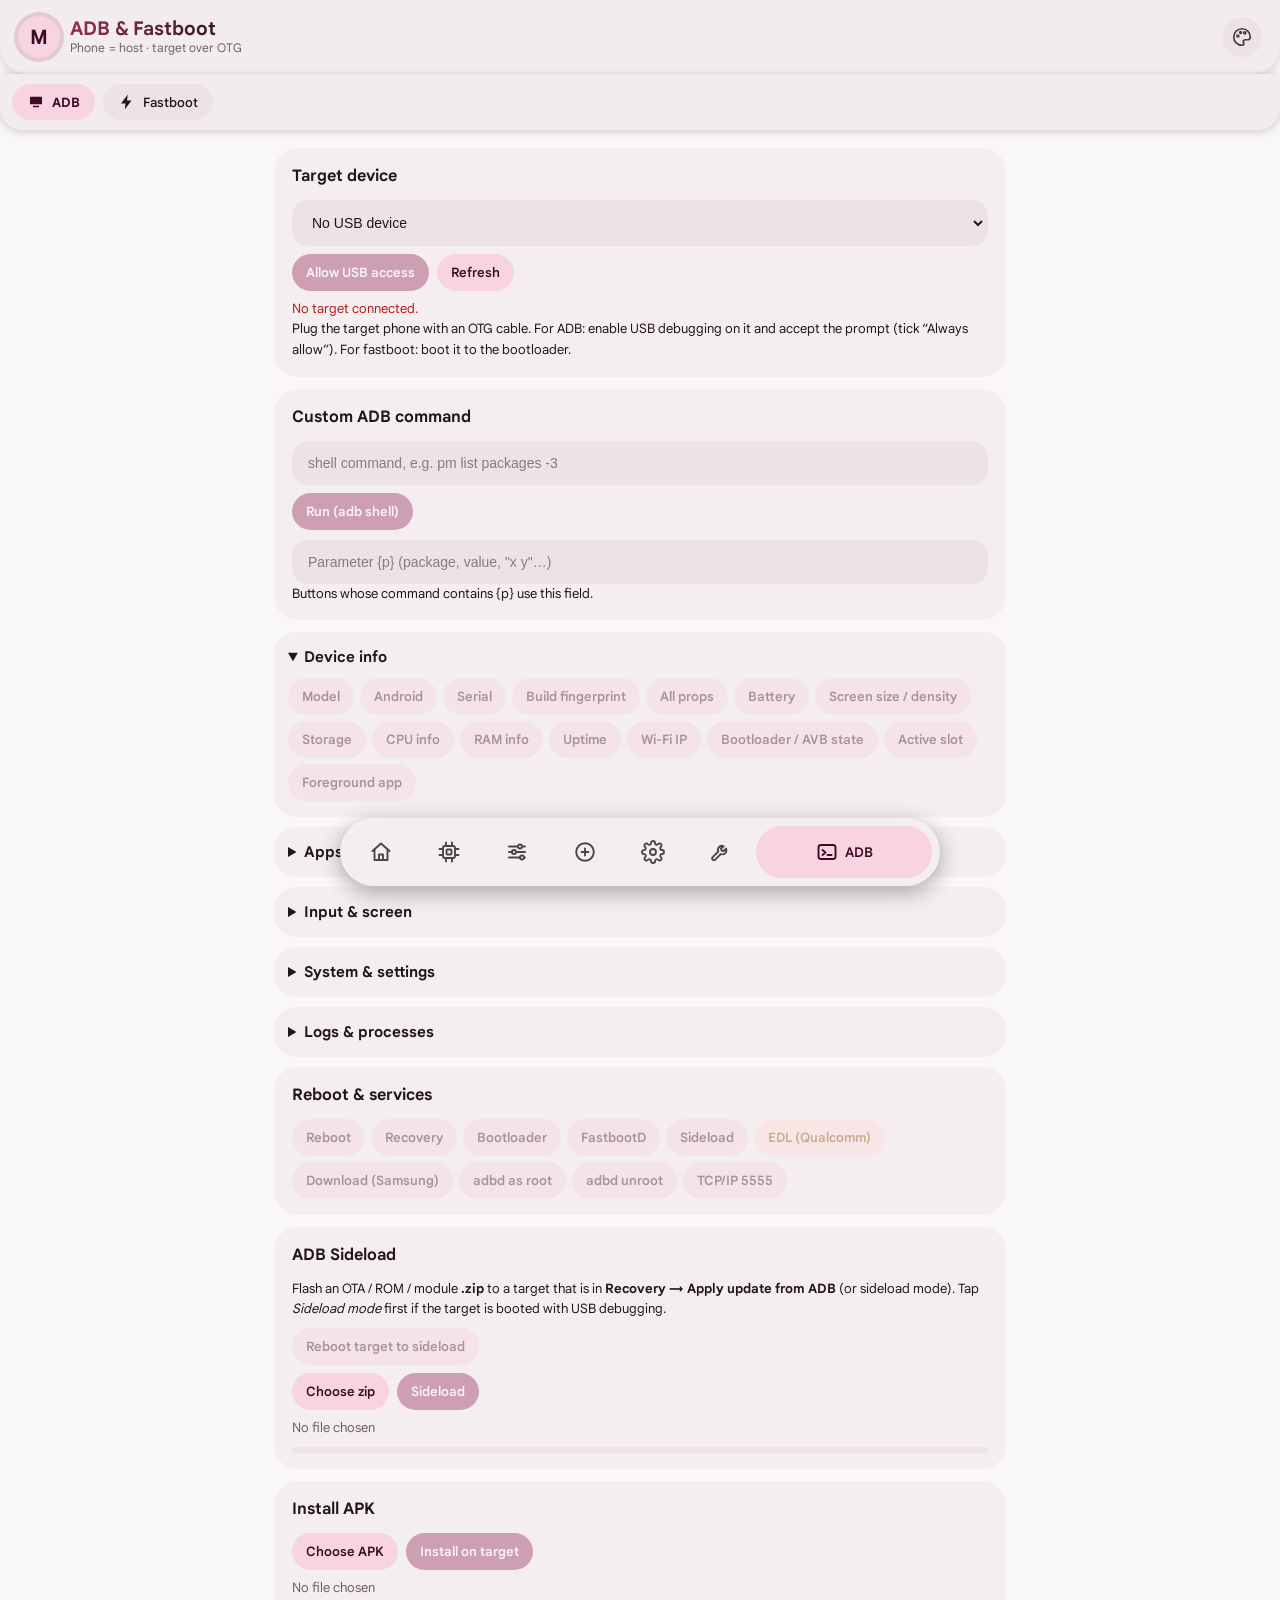
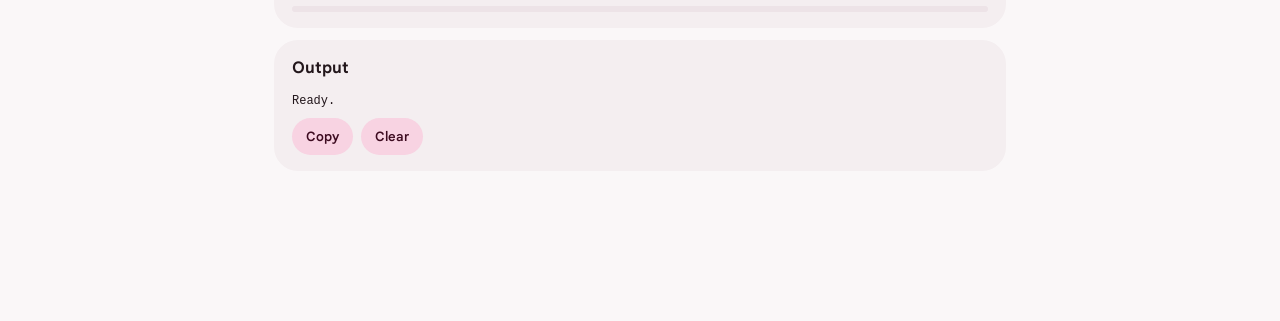
<file: app/src/main/assets/web/adb.html>
<!DOCTYPE html>
<html data-nav="adb" lang="en">
<head>
<script src="theme.js"></script>
<meta charset="UTF-8">
<meta name="viewport" content="width=device-width, initial-scale=1.0, maximum-scale=1.0, user-scalable=no, viewport-fit=cover">
<title>VNM ADB &amp; Fastboot</title>
<link rel="stylesheet" href="style.css">
<link rel="stylesheet" href="theme.css">
<style>
  
  main{max-width:760px;margin:0 auto;padding:12px 14px}
  .tab{display:none}.tab.active{display:block}
  .row{display:flex;gap:8px;align-items:center;flex-wrap:wrap}
  .row>*{min-width:0}
  select,input[type=text]{width:100%;padding:11px 12px;font-size:14px;border:1px solid var(--line);border-radius:14px;background:var(--surface-2);color:var(--text)}
  .b{border:0;border-radius:999px;padding:10px 14px;font-size:13px;font-weight:600;background:var(--red-dark);color:var(--onpricont)}
  .b.fill{background:var(--red);color:var(--onred)}
  .b.warn{background:var(--badc);color:var(--bad)}
  .b:disabled{opacity:.4}
  .b:active{filter:brightness(1.2)}
  .grid{display:flex;flex-wrap:wrap;gap:6px}
  details{background:var(--surface);border-radius:22px;padding:4px 14px;margin-bottom:10px}
  summary{font-weight:700;font-size:15px;padding:12px 0;cursor:pointer}
  details .grid{padding-bottom:12px}
  #out{white-space:pre-wrap;word-break:break-all;font:12px/1.5 ui-monospace,Menlo,monospace;max-height:42vh;overflow:auto;margin:0;color:var(--text)}
  .st{font-size:13px;color:var(--muted);margin-top:8px}
  .st.ok{color:var(--ok)}.st.bad{color:var(--bad)}
  .bar{height:6px;border-radius:3px;background:var(--surface-2);overflow:hidden;margin-top:8px}
  .bar i{display:block;height:100%;width:0;background:var(--red);transition:width .2s}
  h3{margin:0 0 8px;font-size:15px}
</style>
</head>
<body>
<header class="topbar">
  <div class="brand">
    <div class="logo">M</div>
    <div class="brand-text">
      <h1>ADB &amp; Fastboot</h1>
      <span class="brand-sub">Phone = host &middot; target over OTG</span>
    </div>
  </div>
</header>
<nav class="bottom-nav subnav">
  <button class="tab-btn active" data-tab="adb"><svg viewBox="0 0 24 24"><path d="M4 5h16v10H4zM8 19h8v-2H8z"/></svg><span>ADB</span></button>
  <button class="tab-btn" data-tab="fb"><svg viewBox="0 0 24 24"><path d="M13 2L4 14h6l-1 8 9-12h-6z"/></svg><span>Fastboot</span></button>
</nav>

<main>
  <div class="card">
    <h2>Target device</h2>
    <select id="dev"></select>
    <div class="row" style="margin-top:8px">
      <button class="b fill" id="perm">Allow USB access</button>
      <button class="b" id="refresh">Refresh</button>
    </div>
    <div class="st" id="status">Looking for a target…</div>
    <p class="st" style="margin-bottom:0">Plug the target phone with an OTG cable. For ADB: enable USB debugging on it and accept the prompt (tick &ldquo;Always allow&rdquo;). For fastboot: boot it to the bootloader.</p>
  </div>

  <!-- ================= ADB ================= -->
  <section id="tab-adb" class="tab active">
    <div class="card">
      <h2>Custom ADB command</h2>
      <input type="text" id="adbCmd" placeholder="shell command, e.g. pm list packages -3" autocapitalize="off" autocomplete="off" spellcheck="false">
      <div class="row" style="margin-top:8px"><button class="b fill" id="adbRun">Run (adb shell)</button></div>
      <input type="text" id="param" placeholder="Parameter {p} (package, value, &quot;x y&quot;…)" style="margin-top:10px" autocapitalize="off" autocomplete="off" spellcheck="false">
      <p class="st" style="margin-bottom:0">Buttons whose command contains {p} use this field.</p>
    </div>
    <div id="adbGroups"></div>
    <div class="card">
      <h2>Reboot &amp; services</h2>
      <div class="grid" id="adbReboot"></div>
    </div>
    <div class="card">
      <h2>ADB Sideload</h2>
      <p class="st" style="margin-top:0">Flash an OTA / ROM / module <b>.zip</b> to a target that is in <b>Recovery &rarr; Apply update from ADB</b> (or sideload mode). Tap <i>Sideload mode</i> first if the target is booted with USB debugging.</p>
      <div class="row"><button class="b" id="slMode">Reboot target to sideload</button></div>
      <div class="row" style="margin-top:8px"><button class="b" id="slPick">Choose zip</button><button class="b fill" id="slGo">Sideload</button></div>
      <div class="st" id="slName">No file chosen</div>
      <div class="bar"><i id="slBar"></i></div>
    </div>
    <div class="card">
      <h2>Install APK</h2>
      <div class="row"><button class="b" id="apkPick">Choose APK</button><button class="b fill" id="apkGo">Install on target</button></div>
      <div class="st" id="apkName">No file chosen</div>
      <div class="bar"><i id="apkBar"></i></div>
    </div>
  </section>

  <!-- ================= FASTBOOT ================= -->
  <section id="tab-fb" class="tab">
    <div class="card">
      <h2>Custom fastboot command</h2>
      <input type="text" id="fbCmd" placeholder="e.g. getvar all, oem device-info, reboot bootloader" autocapitalize="off" autocomplete="off" spellcheck="false">
      <div class="row" style="margin-top:8px"><button class="b fill" id="fbRun">Run (fastboot)</button></div>
    </div>
    <div id="fbGroups"></div>
    <div class="card">
      <h2>Flash image</h2>
      <div class="row">
        <select id="part" style="flex:1"></select>
      </div>
      <input type="text" id="partCustom" placeholder="or type a partition name" style="margin-top:8px" autocapitalize="off" autocomplete="off" spellcheck="false">
      <div class="row" style="margin-top:8px"><button class="b" id="imgPick">Choose image</button><button class="b warn" id="imgGo">Flash</button></div>
      <div class="st" id="imgName">No file chosen</div>
      <div class="bar"><i id="imgBar"></i></div>
      <p class="st" style="margin-bottom:0">One image per flash, up to the bootloader&rsquo;s max download size (see <i>getvar:max-download-size</i>). Larger or sparse-split images must be flashed from a PC.</p>
    </div>
  </section>

  <!-- ================= OUTPUT ================= -->
  <div class="card">
    <h2>Output</h2>
    <pre id="out">Ready.</pre>
    <div class="row" style="margin-top:8px"><button class="b" id="copy">Copy</button><button class="b" id="clear">Clear</button></div>
  </div>
</main>


<div id="toast" class="toast"></div>

<script>
(function () {
  'use strict';
  var H = window.mkvp;
  var $ = function (id) { return document.getElementById(id); };
  var devs = [], cur = null, seq = 0, busy = false;

  function toast(m) { var t = $('toast'); t.textContent = m; t.classList.add('show'); clearTimeout(toast._t); toast._t = setTimeout(function () { t.classList.remove('show'); }, 2200); }
  function log(s) { var o = $('out'); o.textContent = s; o.scrollTop = 0; }
  function call(fn) {
    var args = Array.prototype.slice.call(arguments, 1);
    return new Promise(function (resolve) {
      if (!H) { resolve({ ok: false, out: 'Native USB bridge not available (open this inside the app).' }); return; }
      var cb = 'mkvp_cb_' + Date.now() + '_' + (seq++);
      window[cb] = function (s) { try { delete window[cb]; } catch (e) { window[cb] = undefined; } var r; try { r = JSON.parse(s); } catch (e) { r = { ok: false, out: String(s) }; } resolve(r); };
      args.push(cb);
      try { H[fn].apply(H, args); } catch (e) { resolve({ ok: false, out: String(e) }); }
    });
  }

  /* ---------- presets ---------- */
  var ADB = [
    ['Device info', [
      ['Model', 'getprop ro.product.model'], ['Android', 'getprop ro.build.version.release'], ['Serial', 'getprop ro.serialno'],
      ['Build fingerprint', 'getprop ro.build.fingerprint'], ['All props', 'getprop'],
      ['Battery', 'dumpsys battery'], ['Screen size / density', 'wm size; wm density'], ['Storage', 'df -h'],
      ['CPU info', 'cat /proc/cpuinfo'], ['RAM info', 'head -n 20 /proc/meminfo'], ['Uptime', 'uptime'],
      ['Wi-Fi IP', 'ip addr show wlan0'], ['Bootloader / AVB state', 'getprop ro.boot.verifiedbootstate; getprop ro.boot.flash.locked; getprop ro.boot.vbmeta.device_state'],
      ['Active slot', 'getprop ro.boot.slot_suffix'], ['Foreground app', 'dumpsys activity activities | grep mResumedActivity']
    ]],
    ['Apps & packages', [
      ['3rd-party apps', 'pm list packages -3'], ['System apps', 'pm list packages -s'], ['Disabled apps', 'pm list packages -d'],
      ['Path of {p}', 'pm path {p}'], ['Info of {p}', 'dumpsys package {p} | head -n 60'], ['Launch {p}', 'monkey -p {p} -c android.intent.category.LAUNCHER 1'],
      ['Force-stop {p}', 'am force-stop {p}'], ['Disable {p}', 'pm disable-user --user 0 {p}'], ['Enable {p}', 'pm enable {p}'],
      ['Restore {p}', 'cmd package install-existing {p}'],
      ['Clear data of {p}', 'pm clear {p}', 1], ['Uninstall {p} (user 0)', 'pm uninstall --user 0 {p}', 1]
    ]],
    ['Input & screen', [
      ['Home', 'input keyevent 3'], ['Back', 'input keyevent 4'], ['Recents', 'input keyevent 187'], ['Power', 'input keyevent 26'],
      ['Vol +', 'input keyevent 24'], ['Vol -', 'input keyevent 25'], ['Wake', 'input keyevent 224'],
      ['Swipe up', 'input swipe 540 1800 540 600'], ['Tap {p}', 'input tap {p}'], ['Type {p}', 'input text {p}']
    ]],
    ['System & settings', [
      ['Wi-Fi on', 'svc wifi enable'], ['Wi-Fi off', 'svc wifi disable'], ['Data on', 'svc data enable'], ['Data off', 'svc data disable'],
      ['Stay awake on', 'svc power stayon true'], ['Stay awake off', 'svc power stayon false'],
      ['Animations off', 'settings put global window_animation_scale 0; settings put global transition_animation_scale 0; settings put global animator_duration_scale 0'],
      ['Animations normal', 'settings put global window_animation_scale 1; settings put global transition_animation_scale 1; settings put global animator_duration_scale 1'],
      ['Screen timeout {p} ms', 'settings put system screen_off_timeout {p}'], ['Brightness {p} (0-255)', 'settings put system screen_brightness {p}'],
      ['Reset size & density', 'wm size reset; wm density reset', 1]
    ]],
    ['Logs & processes', [
      ['Logcat (last 200)', 'logcat -d -t 200'], ['Crash buffer', 'logcat -d -b crash -t 100'], ['Kernel log', 'dmesg | tail -n 100'],
      ['Top processes', 'top -n 1 -b | head -n 25'], ['Process list', 'ps -A | head -n 40']
    ]]
  ];
  var ADB_SVC = [
    ['Reboot', 'reboot:'], ['Recovery', 'reboot:recovery'], ['Bootloader', 'reboot:bootloader'], ['FastbootD', 'reboot:fastboot'],
    ['Sideload', 'reboot:sideload'], ['EDL (Qualcomm)', 'reboot:edl', 1], ['Download (Samsung)', 'reboot:download'],
    ['adbd as root', 'root:'], ['adbd unroot', 'unroot:'], ['TCP/IP 5555', 'tcpip:5555']
  ];
  var FB = [
    ['Variables', [
      ['all', 'getvar:all'], ['product', 'getvar:product'], ['serialno', 'getvar:serialno'], ['current-slot', 'getvar:current-slot'],
      ['slot-count', 'getvar:slot-count'], ['unlocked', 'getvar:unlocked'], ['secure', 'getvar:secure'], ['is-userspace', 'getvar:is-userspace'],
      ['max-download-size', 'getvar:max-download-size'], ['bootloader ver', 'getvar:version-bootloader'], ['baseband ver', 'getvar:version-baseband'],
      ['device-info', 'oem device-info']
    ]],
    ['Bootloader lock', [
      ['Unlock ability', 'flashing get_unlock_ability'],
      ['Unlock (wipes data)', 'flashing unlock', 1], ['Unlock critical', 'flashing unlock_critical', 1], ['Lock', 'flashing lock', 1],
      ['Old: oem unlock', 'oem unlock', 1], ['Old: oem lock', 'oem lock', 1]
    ]],
    ['Slots & erase', [
      ['Set slot A', 'set_active:a'], ['Set slot B', 'set_active:b'], ['Cancel snapshot update', 'snapshot-update:cancel'],
      ['Erase cache', 'erase:cache', 1], ['Erase metadata', 'erase:metadata', 1], ['Erase userdata', 'erase:userdata', 1]
    ]],
    ['Reboot', [
      ['Reboot', 'reboot'], ['Bootloader', 'reboot-bootloader'], ['Recovery', 'reboot-recovery'], ['FastbootD', 'reboot-fastboot'],
      ['Continue boot', 'continue'], ['EDL (Xiaomi)', 'oem edl', 1]
    ]]
  ];
  var PARTS = ['boot', 'init_boot', 'vendor_boot', 'recovery', 'vbmeta', 'vbmeta_system', 'dtbo', 'boot_a', 'boot_b', 'init_boot_a', 'init_boot_b', 'vendor_boot_a', 'vendor_boot_b'];

  /* ---------- state ---------- */
  function kind() { return cur ? cur.kind : 'none'; }
  function refreshButtons() {
    var k = kind(), okAdb = k === 'adb' && cur.perm, okFb = k === 'fastboot' && cur.perm;
    document.querySelectorAll('[data-m="adb"]').forEach(function (b) { b.disabled = !okAdb || busy; });
    document.querySelectorAll('[data-m="fb"]').forEach(function (b) { b.disabled = !okFb || busy; });
    $('perm').disabled = !cur || cur.perm;
  }
  function renderStatus() {
    var s = $('status');
    if (!cur) { s.className = 'st bad'; s.textContent = 'No target connected.'; return; }
    var txt = (cur.kind === 'adb' ? 'ADB' : cur.kind === 'fastboot' ? 'Fastboot' : 'USB (not adb/fastboot)') + ' · ' +
      (cur.perm ? 'USB access granted' : 'USB access needed');
    s.className = 'st ' + ((cur.kind === 'adb' || cur.kind === 'fastboot') && cur.perm ? 'ok' : 'bad');
    s.textContent = txt;
  }
  function poll() {
    var list = [];
    try { list = JSON.parse(H ? H.devices() : '[]'); } catch (e) { list = []; }
    var sig = JSON.stringify(list);
    if (sig !== poll._sig) {
      poll._sig = sig; devs = list;
      var sel = $('dev'), keep = sel.value;
      sel.innerHTML = '';
      if (!list.length) { var o = document.createElement('option'); o.textContent = 'No USB device'; o.value = ''; sel.appendChild(o); }
      list.forEach(function (d) {
        var o = document.createElement('option'); o.value = d.name;
        o.textContent = (d.product || ('VID ' + d.vid.toString(16) + ':' + d.pid.toString(16))) + ' [' + d.kind + ']';
        sel.appendChild(o);
      });
      if (keep && list.some(function (d) { return d.name === keep; })) sel.value = keep;
      // auto-select an adb/fastboot target
      if (!list.some(function (d) { return d.name === sel.value; }) || !sel.value) {
        var t = list.filter(function (d) { return d.kind !== 'other'; })[0] || list[0];
        if (t) sel.value = t.name;
      }
    }
    cur = devs.filter(function (d) { return d.name === $('dev').value; })[0] || null;
    renderStatus(); refreshButtons();
  }

  async function ensurePerm() {
    if (cur && cur.perm) return true;
    if (!cur) { toast('No target connected'); return false; }
    var r = await call('requestPermission', cur.name);
    poll._sig = null; poll();
    return r.ok;
  }

  async function run(fn, arg, label) {
    if (!cur) { toast('No target connected'); return; }
    if (!(await ensurePerm())) { log('USB permission denied.'); return; }
    busy = true; refreshButtons(); log('$ ' + label + '\n…');
    var r = await call(fn, cur.name, arg);
    busy = false; refreshButtons();
    log('$ ' + label + '\n' + (r.ok ? '' : '[error]\n') + r.out);
  }
  function param(cmd) {
    if (cmd.indexOf('{p}') < 0) return cmd;
    var p = $('param').value.trim();
    if (!p) { toast('Fill the Parameter field first'); return null; }
    return cmd.split('{p}').join(p);
  }
  function runAdb(cmd, danger) {
    cmd = param(cmd); if (cmd === null) return;
    if (danger && !confirm('Run this on the target?\n\n' + cmd)) return;
    run('adbRun', cmd, 'adb shell ' + cmd);
  }
  function runSvc(svc, danger) {
    if (danger && !confirm('Run "' + svc + '" on the target?')) return;
    run('adbService', svc, 'adb ' + svc);
  }
  function runFb(cmd, danger) {
    if (danger && !confirm('Dangerous: "' + cmd + '"\nThis can wipe data or change the boot chain. Continue?')) return;
    run('fbRun', cmd, 'fastboot ' + cmd);
  }

  /* ---------- build UI ---------- */
  function mk(txt, cls, fn, mode) {
    var b = document.createElement('button'); b.className = 'b ' + (cls || ''); b.textContent = txt; b.setAttribute('data-m', mode); b.onclick = fn; return b;
  }
  function groups(host, data, mode, runner) {
    data.forEach(function (g, i) {
      var d = document.createElement('details'); if (i === 0) d.open = true;
      var s = document.createElement('summary'); s.textContent = g[0]; d.appendChild(s);
      var grid = document.createElement('div'); grid.className = 'grid';
      g[1].forEach(function (it) { grid.appendChild(mk(it[0], it[2] ? 'warn' : '', function () { runner(it[1], it[2]); }, mode)); });
      d.appendChild(grid); host.appendChild(d);
    });
  }
  groups($('adbGroups'), ADB, 'adb', runAdb);
  groups($('fbGroups'), FB, 'fb', runFb);
  ADB_SVC.forEach(function (it) { $('adbReboot').appendChild(mk(it[0], it[2] ? 'warn' : '', function () { runSvc(it[1], it[2]); }, 'adb')); });
  PARTS.forEach(function (p) { var o = document.createElement('option'); o.value = p; o.textContent = p; $('part').appendChild(o); });

  $('adbRun').setAttribute('data-m', 'adb'); $('apkGo').setAttribute('data-m', 'adb'); $('slGo').setAttribute('data-m', 'adb'); $('slMode').setAttribute('data-m', 'adb');
  $('fbRun').setAttribute('data-m', 'fb'); $('imgGo').setAttribute('data-m', 'fb');
  $('adbRun').onclick = function () { var c = $('adbCmd').value.trim(); if (c) runAdb(c, false); };
  $('fbRun').onclick = function () { var c = $('fbCmd').value.trim(); if (c) runFb(c, false); };
  $('adbCmd').onkeydown = function (e) { if (e.key === 'Enter') $('adbRun').click(); };
  $('fbCmd').onkeydown = function (e) { if (e.key === 'Enter') $('fbRun').click(); };

  async function pick(nameEl) {
    var r = await call('pickFile');
    if (r.ok) { nameEl.textContent = r.out + (r.size > 0 ? ' · ' + (r.size / 1048576).toFixed(1) + ' MB' : ''); return true; }
    return false;
  }
  $('apkPick').onclick = function () { pick($('apkName')); };
  $('imgPick').onclick = function () { pick($('imgName')); };
  $('slPick').onclick = function () { pick($('slName')); };
  $('slMode').onclick = function () { runSvc('reboot:sideload', true); };
  $('slGo').onclick = async function () {
    if (!$('slName').textContent.match(/\.zip/i) && !confirm('The chosen file does not look like a .zip. Sideload it anyway?')) return;
    if (!confirm('Sideload this file to the target now?\n\nDo not unplug the cable until it says finished.')) return;
    if (!(await ensurePerm())) return;
    busy = true; refreshButtons(); $('slBar').style.width = '0%'; log('Sideloading… keep the cable connected.');
    var r = await call('adbSideload', cur.name);
    busy = false; refreshButtons(); log((r.ok ? '' : '[error]\n') + r.out);
  };
  window.mkvpProgress = function (p) { $('apkBar').style.width = p + '%'; $('imgBar').style.width = p + '%'; $('slBar').style.width = p + '%'; };
  $('apkGo').onclick = async function () {
    if (!(await ensurePerm())) return;
    busy = true; refreshButtons(); log('Installing…');
    var r = await call('adbInstall', cur.name);
    busy = false; refreshButtons(); log((r.ok ? '' : '[error]\n') + r.out);
  };
  $('imgGo').onclick = async function () {
    var part = $('partCustom').value.trim() || $('part').value;
    if (!confirm('Flash the chosen image to "' + part + '"?')) return;
    if (!(await ensurePerm())) return;
    busy = true; refreshButtons(); log('Flashing ' + part + '…');
    var r = await call('fbFlash', cur.name, part);
    busy = false; refreshButtons(); log((r.ok ? 'OK\n' : '[error]\n') + r.out);
  };

  $('perm').onclick = function () { ensurePerm().then(function (ok) { toast(ok ? 'USB access granted' : 'Denied'); }); };
  $('refresh').onclick = function () { poll._sig = null; poll(); };
  $('dev').onchange = poll;
  $('copy').onclick = function () { try { navigator.clipboard.writeText($('out').textContent); toast('Copied'); } catch (e) { toast('Copy failed'); } };
  $('clear').onclick = function () { log(''); };

  document.querySelectorAll('.tab-btn').forEach(function (btn) {
    btn.onclick = function () {
      document.querySelectorAll('.tab-btn').forEach(function (b) { b.classList.remove('active'); });
      document.querySelectorAll('.tab').forEach(function (t) { t.classList.remove('active'); });
      btn.classList.add('active'); $('tab-' + btn.getAttribute('data-tab')).classList.add('active');
    };
  });

  poll(); setInterval(poll, 2000);
})();
</script>
<script src="fnav.js"></script>
</body>
</html>
</file>
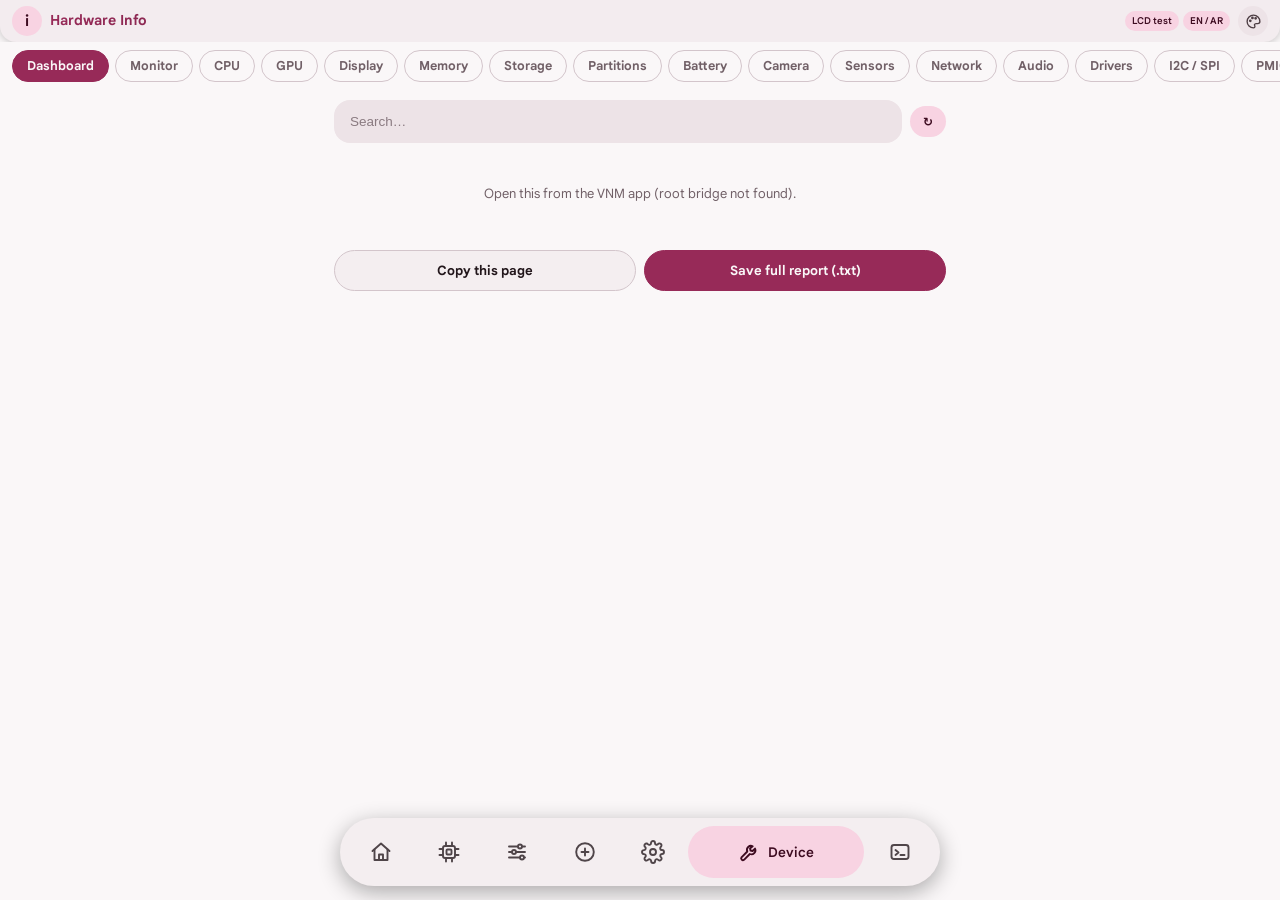
<file: app/src/main/assets/web/info.html>
<!DOCTYPE html>
<html data-nav="device" lang="en" id="htmlRoot">
<head>
<script src="theme.js"></script>
<meta charset="UTF-8">
<meta name="viewport" content="width=device-width, initial-scale=1.0, maximum-scale=1.0, user-scalable=no, viewport-fit=cover">
<title>VNM Hardware Info</title>
<link rel="stylesheet" href="style.css">
<link rel="stylesheet" href="theme.css">
<link rel="stylesheet" href="compact.css">
<link rel="stylesheet" href="info.css">
</head>
<body>
<header class="topbar">
  <div class="brand"><div class="logo">i</div><div class="brand-text"><h1 id="ttl">Hardware Info</h1></div></div>
  <div class="topbar-right">
    <button class="lang-btn" id="lcdBtn">LCD test</button>
    <button class="lang-btn" id="langBtn">EN / AR</button>
  </div>
</header>
<nav class="isec" id="secNav"></nav>
<main>
  <div class="isearch"><input id="q" type="search" placeholder="Search…" autocomplete="off"><button id="refBtn" class="lang-btn">↻</button></div>
  <div id="view"></div>
  <div class="iact" id="acts"></div>
</main>
<div id="lcd" class="lcdtest" hidden></div>
<div id="toast" class="toast"></div>
<script src="info.js"></script>
<script src="fnav.js"></script>
</body>
</html>
</file>
<file: app/src/main/assets/web/liquid-glass.css>
/* ============================================================
   VNM LIQUID GLASS DESIGN SYSTEM
   Target: Android WebView (Chromium) — real refraction via SVG filter
   ============================================================ */

:root {
  /* ---- Glass tokens ---- */
  --glass-blur-regular: 24px;
  --glass-blur-thick: 40px;
  --glass-blur-thin: 14px;

  --glass-sat-regular: 180%;
  --glass-sat-thick: 200%;
  --glass-sat-thin: 150%;

  --glass-tint-light: rgba(255, 255, 255, 0.18);
  --glass-tint-dark: rgba(30, 30, 35, 0.55);

  --glass-rim-light: rgba(255, 255, 255, 0.22);
  --glass-rim-dark: rgba(255, 255, 255, 0.08);

  --glass-shadow-regular: 0 4px 24px rgba(0, 0, 0, 0.18), 0 1px 0 rgba(255, 255, 255, 0.06) inset;
  --glass-shadow-thick: 0 8px 32px rgba(0, 0, 0, 0.28), 0 1px 0 rgba(255, 255, 255, 0.08) inset;
  --glass-shadow-elevated: 0 12px 40px rgba(0, 0, 0, 0.35), 0 2px 0 rgba(255, 255, 255, 0.1) inset;

  /* ---- Motion ---- */
  --spring-main: cubic-bezier(0.34, 1.56, 0.64, 1);
  --spring-snappy: cubic-bezier(0.2, 1.2, 0.3, 1);
  --dur-fast: 180ms;
  --dur-normal: 280ms;
  --dur-slow: 420ms;

  /* ---- Colors (dark-first, Material You compatible) ---- */
  --bg: #0d0a0c;
  --bg-elevated: #151114;
  --bg-card: #1a1418;
  --surface: #221c20;
  --surface-hover: #2a2228;
  --border: #3a2e34;
  --border-bright: #4a3c44;

  --ink: #f5edf1;
  --ink-dim: #c8b8c0;
  --ink-muted: #9a8890;
  --ink-subtle: #7a6870;

  --accent: #ff6b9d;
  --accent-strong: #ff407d;
  --accent-soft: rgba(255, 107, 157, 0.18);
  --accent-rim: rgba(255, 107, 157, 0.35);

  --ok: #34d399;
  --ok-soft: rgba(52, 211, 153, 0.15);
  --warn: #fbbf24;
  --warn-soft: rgba(251, 191, 36, 0.15);
  --bad: #f87171;
  --bad-soft: rgba(248, 113, 113, 0.15);

  --radius-xl: 28px;
  --radius-lg: 22px;
  --radius-md: 16px;
  --radius-sm: 10px;
  --radius-pill: 999px;
}

@media (prefers-color-scheme: light) {
  :root {
    --bg: #faf8fa;
    --bg-elevated: #fff;
    --bg-card: #fefbfd;
    --surface: #fff;
    --surface-hover: #f5f0f3;
    --border: #e8dce3;
    --border-bright: #dccbd3;

    --ink: #1a1418;
    --ink-dim: #4a3c44;
    --ink-muted: #7a6870;
    --ink-subtle: #9a8890;

    --glass-tint-light: rgba(255, 255, 255, 0.55);
    --glass-tint-dark: rgba(255, 255, 255, 0.75);
    --glass-rim-light: rgba(255, 255, 255, 0.4);
    --glass-rim-dark: rgba(0, 0, 0, 0.04);

    --glass-shadow-regular: 0 4px 24px rgba(0, 0, 0, 0.08), 0 1px 0 rgba(255, 255, 255, 0.6) inset;
    --glass-shadow-thick: 0 8px 32px rgba(0, 0, 0, 0.12), 0 1px 0 rgba(255, 255, 255, 0.7) inset;
  }
}

@media (prefers-reduced-transparency: reduce) {
  :root {
    --glass-blur-regular: 0;
    --glass-blur-thick: 0;
    --glass-blur-thin: 0;
    --glass-sat-regular: 100%;
    --glass-sat-thick: 100%;
    --glass-sat-thin: 100%;
  }
}

@media (prefers-reduced-motion: reduce) {
  :root {
    --spring-main: ease-out;
    --spring-snappy: ease-out;
    --dur-fast: 120ms;
    --dur-normal: 180ms;
    --dur-slow: 220ms;
  }
}

/* ============================================================
   SVG FILTER DEFINITIONS (injected once by JS)
   ============================================================ */
#lg-defs {
  position: fixed; left: -9999px; width: 0; height: 0; pointer-events: none;
}

/* ============================================================
   GLASS PRIMITIVES
   ============================================================ */
.glass {
  position: relative;
  isolation: isolate;
  border-radius: var(--radius-lg);
  background: var(--glass-tint-dark);
  backdrop-filter: blur(var(--glass-blur-regular)) saturate(var(--glass-sat-regular));
  -webkit-backdrop-filter: blur(var(--glass-blur-regular)) saturate(var(--glass-sat-regular));
  border: 1px solid var(--glass-rim-dark);
  box-shadow: var(--glass-shadow-regular);
}
.glass::before {
  content: "";
  position: absolute; inset: 0; border-radius: inherit;
  background: linear-gradient(180deg, var(--glass-rim-light) 0%, transparent 40%);
  opacity: 0.6;
  pointer-events: none;
}

.glass-thick {
  --glass-blur: var(--glass-blur-thick);
  --glass-sat: var(--glass-sat-thick);
  --glass-tint: var(--glass-tint-dark);
  --glass-rim: var(--glass-rim-dark);
  --glass-shadow: var(--glass-shadow-thick);
  background: var(--glass-tint);
  backdrop-filter: blur(var(--glass-blur)) saturate(var(--glass-sat));
  -webkit-backdrop-filter: blur(var(--glass-blur)) saturate(var(--glass-sat));
  border: 1px solid var(--glass-rim);
  box-shadow: var(--glass-shadow);
  border-radius: var(--radius-xl);
}
.glass-thick::before {
  background: linear-gradient(180deg, var(--glass-rim-light) 0%, transparent 35%);
  opacity: 0.7;
}

.glass-thin {
  --glass-blur: var(--glass-blur-thin);
  --glass-sat: var(--glass-sat-thin);
  --glass-tint: var(--glass-tint-dark);
  --glass-rim: var(--glass-rim-dark);
  background: var(--glass-tint);
  backdrop-filter: blur(var(--glass-blur)) saturate(var(--glass-sat));
  -webkit-backdrop-filter: blur(var(--glass-blur)) saturate(var(--glass-sat));
  border: 1px solid var(--glass-rim);
  box-shadow: var(--glass-shadow-regular);
  border-radius: var(--radius-md);
}

/* Refraction-enabled glass (Chromium) */
.glass[data-refract] {
  backdrop-filter: url(#lg-disp) blur(var(--glass-blur, var(--glass-blur-regular))) saturate(var(--glass-sat, var(--glass-sat-regular)));
  -webkit-backdrop-filter: url(#lg-disp) blur(var(--glass-blur, var(--glass-blur-regular))) saturate(var(--glass-sat, var(--glass-sat-regular)));
}

/* ============================================================
   LAYOUT
   ============================================================ */
* { box-sizing: border-box; -webkit-tap-highlight-color: transparent; }
html, body {
  margin: 0; background: var(--bg); color: var(--ink);
  font: 16px/1.5 'Google Sans', 'Google Sans Text', Roboto, system-ui, sans-serif;
  -webkit-font-smoothing: antialiased; overscroll-behavior: none;
  height: 100%; width: 100%;
}
body { padding-bottom: 100px; }

/* ============================================================
   TOP BAR (glass-thick, floating)
   ============================================================ */
.topbar {
  position: sticky; top: env(safe-area-inset-top); z-index: 50;
  margin: 10px 12px 0; padding: 14px 16px;
  background: transparent;
}
.topbar-inner {
  max-width: 760px; margin: 0 auto;
  display: flex; align-items: center; gap: 12px;
  padding: 4px 8px;
}
.topbar .logo {
  width: 40px; height: 40px; border-radius: 14px; flex-shrink: 0;
  background: linear-gradient(135deg, #ff6b9d, #d946ef);
  display: grid; place-items: center;
  box-shadow: 0 0 0 2px rgba(255,107,157,0.15), 0 8px 24px rgba(255,107,157,0.25);
}
.topbar .logo svg { width: 22px; height: 22px; fill: none; stroke: #fff; stroke-width: 2; }
.topbar .title-group { flex: 1; min-width: 0; }
.topbar h1 { margin: 0; font-size: 22px; font-weight: 700; letter-spacing: -0.4px; line-height: 1.15;
  background: linear-gradient(90deg, #ff6b9d, #d946ef, #60a5fa);
  -webkit-background-clip: text; background-clip: text; -webkit-text-fill-color: transparent; }
.topbar .subtitle { font-size: 12px; font-weight: 500; color: var(--ink-dim); margin-top: 2px; }
.topbar .status-pill {
  display: inline-flex; align-items: center; gap: 6px;
  padding: 6px 12px; border-radius: var(--radius-pill);
  font-size: 12px; font-weight: 600; white-space: nowrap;
  background: var(--glass-tint-dark);
  backdrop-filter: blur(var(--glass-blur-thin)) saturate(var(--glass-sat-thin));
  -webkit-backdrop-filter: blur(var(--glass-blur-thin)) saturate(var(--glass-sat-thin));
  border: 1px solid var(--glass-rim-dark);
}
.topbar .status-pill .dot { width: 7px; height: 7px; border-radius: 50%; }
.topbar .status-pill.ok { color: var(--ok); border-color: rgba(52,211,153,0.3); }
.topbar .status-pill.ok .dot { background: var(--ok); box-shadow: 0 0 8px var(--ok); }
.topbar .status-pill.warn { color: var(--warn); border-color: rgba(251,191,36,0.3); }
.topbar .status-pill.warn .dot { background: var(--warn); box-shadow: 0 0 8px var(--warn); }
.topbar .status-pill.idle { color: var(--ink-muted); border-color: var(--border); }
.topbar .status-pill.idle .dot { background: var(--ink-muted); }

/* ============================================================
   MAIN CONTENT
   ============================================================ */
main { max-width: 760px; margin: 0 auto; padding: 8px 14px 0; }

.page { display: none; opacity: 0; transform: translateY(12px) scale(0.98);
  transition: opacity var(--dur-normal) var(--spring-main), transform var(--dur-normal) var(--spring-main); }
.page.active { display: block; opacity: 1; transform: none; }

/* View Transitions (Chromium) */
@supports (view-transition-name: auto) {
  .page { view-transition-name: page; }
  ::view-transition-old(page), ::view-transition-new(page) {
    animation-duration: var(--dur-slow);
    animation-timing-function: var(--spring-main);
  }
}

/* ============================================================
   SECTIONS & CARDS
   ============================================================ */
.section { margin-top: 20px; }
.section-header { display: flex; align-items: center; justify-content: space-between; margin-bottom: 10px; }
.section-title { font-size: 16px; font-weight: 700; color: var(--ink); }
.section-sub { font-size: 12px; color: var(--ink-muted); margin-top: 2px; }

.card-group { display: flex; flex-direction: column; gap: 8px; }
.card {
  background: var(--glass-tint-dark);
  backdrop-filter: blur(var(--glass-blur-regular)) saturate(var(--glass-sat-regular));
  -webkit-backdrop-filter: blur(var(--glass-blur-regular)) saturate(var(--glass-sat-regular));
  border: 1px solid var(--glass-rim-dark);
  border-radius: var(--radius-xl);
  box-shadow: var(--glass-shadow-regular);
  overflow: hidden;
}
.card::before {
  content: ""; position: absolute; top: 0; left: 0; right: 0; height: 40%;
  background: linear-gradient(180deg, var(--glass-rim-light) 0%, transparent 100%);
  opacity: 0.5; pointer-events: none; border-radius: var(--radius-xl) var(--radius-xl) 0 0;
}
.card:first-child { border-top-left-radius: var(--radius-xl); border-top-right-radius: var(--radius-xl); }
.card:last-child { border-bottom-left-radius: var(--radius-xl); border-bottom-right-radius: var(--radius-xl); }
.card.solo { border-radius: var(--radius-xl); }

.card-row { display: flex; align-items: center; gap: 12px; padding: 16px 14px; min-height: 64px; position: relative; }
.card-icon {
  width: 42px; height: 42px; border-radius: 12px; flex-shrink: 0;
  display: grid; place-items: center;
  background: linear-gradient(135deg, rgba(255,107,157,0.25), rgba(217,70,239,0.2));
  border: 1px solid rgba(255,107,157,0.2);
}
.card-icon svg { width: 22px; height: 22px; stroke: var(--accent); fill: none; stroke-width: 2; stroke-linecap: round; stroke-linejoin: round; }
.card-content { flex: 1; min-width: 0; }
.card-title { font-size: 15px; font-weight: 500; color: var(--ink); line-height: 1.3; }
.card-desc { font-size: 12.5px; color: var(--ink-dim); margin-top: 3px; line-height: 1.4; display: -webkit-box; -webkit-line-clamp: 2; -webkit-box-orient: vertical; overflow: hidden; }
.card.open .card-desc { -webkit-line-clamp: unset; }
.card-meta { display: flex; flex-wrap: wrap; gap: 5px; margin-top: 6px; }
.tag { font-size: 9px; font-weight: 700; letter-spacing: 0.3px; padding: 2px 7px; border-radius: 6px; border: 1px solid transparent; }
.tag.kernel { color: #ffb68f; border-color: rgba(255,182,143,0.4); }
.tag.rom { color: #9ad8e6; border-color: rgba(154,216,230,0.4); }
.tag.only { color: #ffd27a; border-color: rgba(255,210,122,0.4); }
.tag.safe { color: var(--ok); border-color: rgba(52,211,153,0.4); }
.tag.moderate { color: var(--warn); border-color: rgba(251,191,36,0.45); }
.tag.exp { color: var(--bad); border-color: rgba(248,113,113,0.45); }

.card-expand { padding: 0 16px 14px 56px; display: none; animation: expandIn var(--dur-normal) var(--spring-main); }
.card.open .card-expand { display: block; }
@keyframes expandIn { from { opacity: 0; transform: translateY(-6px); } to { opacity: 1; transform: none; } }

.card-expand .detail { font-size: 12.5px; color: var(--ink-dim); background: var(--surface); border-radius: 10px; padding: 10px 12px; margin-bottom: 10px; white-space: pre-line; word-break: break-word; }
.card-expand .control-row { display: flex; align-items: center; justify-content: space-between; gap: 12px; margin-top: 10px; flex-wrap: wrap; }
.card-expand .control-row label { font-size: 12.5px; color: var(--ink-dim); flex: 1; min-width: 140px; }

/* Switch (Material 3 style) */
.switch { position: relative; width: 52px; height: 30px; flex-shrink: 0; }
.switch input { position: absolute; opacity: 0; width: 0; height: 0; }
.switch .track { position: absolute; inset: 0; border-radius: 15px; border: 2px solid var(--border); background: var(--surface-hover); transition: all var(--dur-fast) var(--spring-snappy); }
.switch .thumb { position: absolute; top: 2px; left: 2px; width: 24px; height: 24px; border-radius: 50%; background: var(--ink-muted); display: grid; place-items: center; transition: all var(--dur-normal) var(--spring-main); box-shadow: 0 2px 6px rgba(0,0,0,0.3); }
.switch .thumb svg { width: 14px; height: 14px; fill: none; stroke-width: 2.5; stroke-linecap: round; }
.switch .thumb .on { display: none; stroke: var(--accent); }
.switch .thumb .off { stroke: var(--surface); }
.switch input:checked + .track { background: var(--accent); border-color: var(--accent); }
.switch input:checked + .track .thumb { left: 24px; width: 26px; background: #fff; }
.switch input:checked + .track .thumb .on { display: block; }
.switch input:checked + .track .thumb .off { display: none; }
.switch input:disabled + .track { opacity: 0.4; }

/* Select pill */
.select-pill { position: relative; }
.select-pill select {
  appearance: none; -webkit-appearance: none;
  background: var(--surface); color: var(--ink); border: 1px solid var(--border);
  border-radius: var(--radius-pill); padding: 9px 32px 9px 14px;
  font-size: 13.5px; font-weight: 500; min-width: 140px; max-width: 200px;
}
.select-pill::after { content: ""; position: absolute; right: 11px; top: 50%; width: 6px; height: 6px; border-right: 2px solid var(--ink-muted); border-bottom: 2px solid var(--ink-muted); transform: translateY(-60%) rotate(45deg); pointer-events: none; }

/* Number input */
.num-input { display: flex; align-items: center; gap: 6px; }
.num-input input { width: 90px; background: transparent; color: var(--ink); border: 1.5px solid var(--border); border-radius: 10px; padding: 8px 10px; font-size: 14px; text-align: right; }
.num-input input:focus { outline: 2px solid var(--accent); outline-offset: 1px; }
.num-input span { font-size: 12px; color: var(--ink-muted); min-width: 22px; }

/* Buttons */
.btn { border: 0; border-radius: 14px; padding: 10px 16px; font-size: 13.5px; font-weight: 600; cursor: pointer; transition: all var(--dur-fast) var(--spring-snappy); white-space: nowrap; }
.btn:active { transform: scale(0.97); }
.btn.fill { background: linear-gradient(135deg, var(--accent), var(--accent-strong)); color: #fff; box-shadow: 0 4px 16px rgba(255,107,157,0.35); }
.btn.fill:active { box-shadow: 0 2px 8px rgba(255,107,157,0.3); }
.btn.tonal { background: var(--surface); color: var(--ink); border: 1px solid var(--border); }
.btn.tonal:active { background: var(--surface-hover); }
.btn.glass { background: var(--glass-tint-dark); backdrop-filter: blur(var(--glass-blur-thin)) saturate(var(--glass-sat-thin)); -webkit-backdrop-filter: blur(var(--glass-blur-thin)) saturate(var(--glass-sat-thin)); border: 1px solid var(--glass-rim-dark); color: var(--ink); }
.btn:disabled { opacity: 0.45; pointer-events: none; }

/* ============================================================
   HERO CARD (Home)
   ============================================================ */
.hero { margin-top: 12px; }
.hero-card {
  border-radius: var(--radius-xl); padding: 20px;
  background: var(--glass-tint-dark);
  backdrop-filter: blur(var(--glass-blur-thick)) saturate(var(--glass-sat-thick));
  -webkit-backdrop-filter: blur(var(--glass-blur-thick)) saturate(var(--glass-sat-thick));
  border: 1px solid var(--glass-rim-dark);
  box-shadow: var(--glass-shadow-thick);
  position: relative; overflow: hidden;
}
.hero-card::before {
  content: ""; position: absolute; inset: 0;
  background: radial-gradient(ellipse at 20% 0%, rgba(255,107,157,0.12) 0%, transparent 60%);
  pointer-events: none;
}
.hero-header { display: flex; align-items: flex-start; gap: 12px; margin-bottom: 16px; }
.hero-device { flex: 1; min-width: 0; }
.hero-device-name { font-size: 18px; font-weight: 500; color: var(--ink); }
.hero-device-sub { font-size: 12.5px; color: var(--ink-dim); margin-top: 2px; }
.hero-refresh { width: 40px; height: 40px; border-radius: 12px; flex-shrink: 0; display: grid; place-items: center; background: var(--surface); border: 1px solid var(--border); transition: all var(--dur-fast); }
.hero-refresh:active { transform: rotate(180deg) scale(0.95); background: var(--surface-hover); }
.hero-refresh svg { width: 20px; height: 20px; stroke: var(--ink-dim); fill: none; stroke-width: 2; }

.hero-stats { display: grid; grid-template-columns: repeat(3, 1fr); gap: 10px; }
.stat { background: var(--surface); border-radius: 14px; padding: 14px 10px; text-align: center; border: 1px solid var(--border); transition: all var(--dur-fast); }
.stat:active { transform: scale(0.98); background: var(--surface-hover); }
.stat-value { display: block; font-size: 20px; font-weight: 600; color: var(--ink); }
.stat-label { font-size: 11px; color: var(--ink-muted); margin-top: 2px; }

.hero-actions { display: flex; gap: 8px; margin-top: 16px; flex-wrap: wrap; }
.hero-action { flex: 1; min-width: 100px; }

/* Notice card */
.notice-card {
  margin-top: 14px; padding: 14px 16px; border-radius: var(--radius-lg);
  background: var(--glass-tint-dark); backdrop-filter: blur(var(--glass-blur-regular)) saturate(var(--glass-sat-regular));
  -webkit-backdrop-filter: blur(var(--glass-blur-regular)) saturate(var(--glass-sat-regular));
  border: 1px solid var(--glass-rim-dark); color: var(--ink);
  display: flex; gap: 10px; align-items: flex-start; font-size: 13px; line-height: 1.5;
}
.notice-card svg { width: 18px; height: 18px; flex-shrink: 0; margin-top: 1px; stroke: var(--warn); fill: none; stroke-width: 2; }
.notice-card b { color: var(--accent); }

/* Quick actions */
.quick-actions { margin-top: 14px; }
.quick-actions-title { font-size: 15px; font-weight: 700; margin-bottom: 10px; color: var(--ink); }
.quick-grid { display: grid; grid-template-columns: repeat(3, 1fr); gap: 8px; }
.quick-btn {
  aspect-ratio: 1; border-radius: var(--radius-lg); border: 0; cursor: pointer;
  display: flex; flex-direction: column; align-items: center; justify-content: center; gap: 6px;
  padding: 14px 8px; font-size: 12px; font-weight: 500; color: var(--ink);
  background: var(--glass-tint-dark);
  backdrop-filter: blur(var(--glass-blur-regular)) saturate(var(--glass-sat-regular));
  -webkit-backdrop-filter: blur(var(--glass-blur-regular)) saturate(var(--glass-sat-regular));
  border: 1px solid var(--glass-rim-dark);
  box-shadow: var(--glass-shadow-regular);
  transition: all var(--dur-normal) var(--spring-main);
}
.quick-btn:active { transform: scale(0.94); }
.quick-btn.primary { background: linear-gradient(135deg, rgba(255,107,157,0.3), rgba(217,70,239,0.2)); border-color: rgba(255,107,157,0.3); }
.quick-btn svg { width: 24px; height: 24px; stroke: currentColor; fill: none; stroke-width: 2; }
.quick-btn.primary svg { stroke: var(--accent); }

/* ============================================================
   BOTTOM NAV — SLIDING PILL (Liquid Glass)
   ============================================================ */
.nav { position: fixed; left: 0; right: 0; bottom: 0; z-index: 100; padding: 0 12px calc(10px + env(safe-area-inset-bottom)); pointer-events: none; }
.nav-inner {
  pointer-events: auto; max-width: 600px; margin: 0 auto; position: relative; height: 56px;
  background: var(--glass-tint-dark);
  backdrop-filter: blur(var(--glass-blur-thick)) saturate(var(--glass-sat-thick));
  -webkit-backdrop-filter: blur(var(--glass-blur-thick)) saturate(var(--glass-sat-thick));
  border: 1px solid var(--glass-rim-dark);
  border-radius: var(--radius-pill);
  box-shadow: var(--glass-shadow-thick);
  display: flex; align-items: center; overflow: hidden;
}
.nav-inner::before {
  content: ""; position: absolute; top: 0; left: 0; right: 0; bottom: 50%;
  background: linear-gradient(180deg, var(--glass-rim-light) 0%, transparent 100%);
  opacity: 0.6; pointer-events: none; border-radius: inherit;
}

/* Pill indicator */
.pill-indicator {
  position: absolute; top: 4px; left: 4px; height: 48px; border-radius: var(--radius-pill);
  background: linear-gradient(135deg, rgba(255,107,157,0.95), rgba(217,70,239,0.85));
  box-shadow: 0 4px 20px rgba(255,107,157,0.45), 0 1px 0 rgba(255,255,255,0.2) inset;
  transition: transform var(--dur-slow) var(--spring-main), width var(--dur-slow) var(--spring-main), border-radius var(--dur-slow) var(--spring-main);
  will-change: transform, width; z-index: 0; pointer-events: none;
}

.nav-tab {
  flex: 1; position: relative; z-index: 1; height: 100%; border: 0; background: transparent; color: var(--ink-dim);
  display: flex; align-items: center; justify-content: center; gap: 6px; cursor: pointer;
  padding: 0 8px; font-size: 13px; font-weight: 500; white-space: nowrap;
  transition: color var(--dur-fast) var(--spring-snappy);
}
.nav-tab svg { width: 24px; height: 24px; stroke: currentColor; fill: none; stroke-width: 2; stroke-linecap: round; stroke-linejoin: round; flex-shrink: 0; }
.nav-tab span { display: none; opacity: 0; transform: translateY(4px); transition: opacity var(--dur-fast), transform var(--dur-fast); }
.nav-tab.active { color: #fff; }
.nav-tab.active span { display: inline; opacity: 1; transform: none; }

/* ============================================================
   TOAST / SNACKBAR
   ============================================================ */
.snackbar {
  position: fixed; left: 50%; bottom: 120px; transform: translateX(-50%) translateY(20px); opacity: 0;
  background: var(--ink); color: var(--bg); padding: 12px 20px; border-radius: 12px; font-size: 13.5px;
  box-shadow: 0 8px 32px rgba(0,0,0,0.4); z-index: 200; pointer-events: none;
  transition: opacity var(--dur-fast), transform var(--dur-fast) var(--spring-snappy);
}
.snackbar.show { opacity: 1; transform: translateX(-50%) translateY(0); }

/* ============================================================ANIMATIONS
   MODAL
   ============================================================ */
.modal { position: fixed; inset: 0; background: rgba(0,0,0,0.55); display: none; align-items: center; justify-content: center; padding: 16px; z-index: 300; backdrop-filter: blur(8px); -webkit-backdrop-filter: blur(8px); }
.modal.show { display: flex; }
.modal-content {
  background: var(--glass-tint-dark); backdrop-filter: blur(var(--glass-blur-thick)) saturate(var(--glass-sat-thick));
  -webkit-backdrop-filter: blur(var(--glass-blur-thick)) saturate(var(--glass-sat-thick));
  border: 1px solid var(--glass-rim-dark); border-radius: var(--radius-xl);
  box-shadow: var(--glass-shadow-thick); width: 100%; max-width: 520px; max-height: 85vh;
  display: flex; flex-direction: column; animation: modalIn var(--dur-normal) var(--spring-main);
}
@keyframes modalIn { from { opacity: 0; transform: scale(0.92) translateY(20px); } to { opacity: 1; transform: none; } }
.modal-header { padding: 20px 24px 8px; font-size: 20px; font-weight: 400; color: var(--ink); }
.modal-body { padding: 4px 24px 16px; overflow: auto; color: var(--ink-dim); font-size: 14px; }
.modal-actions { display: flex; justify-content: flex-end; gap: 8px; padding: 10px 18px 18px; }

/* ============================================================
   HAPTICS (mapped to window.mkvpui.haptic)
   ============================================================ */

/* ============================================================
   BACKEND COMPATIBILITY — liquid glass over existing classes
   (the WebUI backend JS generates these class names)
   ============================================================ */

/* sections & cards */
.group { display:flex; flex-direction:column; gap:8px; margin-top:16px; }
.sh { font-size:16px; font-weight:700; color:var(--ink); margin:0 0 6px; }
.ssub { font-size:12px; color:var(--ink-muted); margin:0 0 10px; }

.item { position:relative; background:var(--glass-tint-dark);
  backdrop-filter:blur(var(--glass-blur-regular)) saturate(var(--glass-sat-regular));
  -webkit-backdrop-filter:blur(var(--glass-blur-regular)) saturate(var(--glass-sat-regular));
  border:1px solid var(--glass-rim-dark); border-radius:var(--radius-xl);
  box-shadow:var(--glass-shadow-regular); overflow:hidden; }
.item::before { content:""; position:absolute; top:0;left:0;right:0;height:38%;
  background:linear-gradient(180deg,var(--glass-rim-light) 0%,transparent 100%);
  opacity:.5; pointer-events:none; border-radius:var(--radius-xl) var(--radius-xl) 0 0; }
.item .row { display:flex; align-items:center; gap:12px; padding:16px 14px; min-height:64px; position:relative; cursor:pointer; }
.item .ic { width:42px; height:42px; border-radius:12px; flex-shrink:0; display:grid; place-items:center;
  background:linear-gradient(135deg,rgba(255,107,157,.25),rgba(217,70,239,.2));
  border:1px solid rgba(255,107,157,.2); }
.item .ic svg { width:22px; height:22px; stroke:var(--accent); fill:none; stroke-width:2; stroke-linecap:round; stroke-linejoin:round; }
.item .txt { flex:1; min-width:0; }
.item .ttl { font-size:15px; font-weight:500; color:var(--ink); line-height:1.3; }
.item .desc { font-size:12.5px; color:var(--ink-dim); margin-top:3px; line-height:1.4;
  display:-webkit-box; -webkit-line-clamp:2; -webkit-box-orient:vertical; overflow:hidden; }
.item.open .desc { -webkit-line-clamp:unset; }
.item .meta { display:flex; flex-wrap:wrap; gap:5px; margin-top:6px; }
.tag { font-size:9px; font-weight:700; letter-spacing:.3px; padding:2px 7px; border-radius:6px; border:1px solid transparent; }
.tag.kernel{color:#ffb68f;border-color:rgba(255,182,143,.4)}
.tag.rom{color:#9ad8e6;border-color:rgba(154,216,230,.4)}
.tag.only{color:#ffd27a;border-color:rgba(255,210,122,.4)}
.tag.safe{color:var(--ok);border-color:rgba(52,211,153,.4)}
.tag.moderate{color:var(--warn);border-color:rgba(251,191,36,.45)}
.tag.exp{color:var(--bad);border-color:rgba(248,113,113,.45)}
.chev { background:none; border:0; color:var(--ink-dim); padding:6px; cursor:pointer; flex:none; opacity:.8; }
.chev svg { width:20px; height:20px; stroke:currentColor; fill:none; stroke-width:2; stroke-linecap:round; stroke-linejoin:round; }
.chev.mini { position:absolute; right:8px; top:50%; transform:translateY(-50%); opacity:.6; }
.chev.mini svg { width:18px; height:18px; }

.more { padding:0 16px 14px 56px; display:none; animation:expandIn var(--dur-normal) var(--spring-main); }
.item.open .more { display:block; }
@keyframes expandIn { from{opacity:0;transform:translateY(-6px)} to{opacity:1;transform:none} }
.more .stdet { font-size:12.5px; color:var(--ink-dim); background:var(--surface); border-radius:10px; padding:10px 12px; margin-bottom:10px; white-space:pre-line; word-break:break-word; }
.more .sub-row { display:flex; align-items:center; justify-content:space-between; gap:12px; margin-top:10px; flex-wrap:wrap; }
.more .sub-row label { font-size:12.5px; color:var(--ink-dim); flex:1; min-width:140px; }

/* switch */
.sw { position:relative; width:52px; height:30px; flex-shrink:0; }
.sw input { position:absolute; opacity:0; width:0; height:0; }
.sw .track { position:absolute; inset:0; border-radius:15px; border:2px solid var(--border); background:var(--surface-hover); transition:all var(--dur-fast) var(--spring-main); }
.sw .thumb { position:absolute; top:2px; left:2px; width:24px; height:24px; border-radius:50%; background:var(--ink-muted); display:grid; place-items:center; transition:all var(--dur-normal) var(--spring-main); box-shadow:0 2px 6px rgba(0,0,0,.3); }
.sw .thumb svg { width:14px; height:14px; fill:none; stroke-width:2.5; stroke-linecap:round; }
.sw .thumb .on { display:none; stroke:var(--accent); }
.sw .thumb .off { stroke:var(--surface); }
.sw input:checked + .track { background:var(--accent); border-color:var(--accent); }
.sw input:checked + .track .thumb { left:24px; width:26px; background:#fff; }
.sw input:checked + .track .thumb .on { display:block; }
.sw input:checked + .track .thumb .off { display:none; }

/* select pill */
.pill { position:relative; }
.pill select { appearance:none; -webkit-appearance:none; background:var(--surface); color:var(--ink);
  border:1px solid var(--border); border-radius:var(--radius-pill); padding:9px 32px 9px 14px;
  font-size:13.5px; font-weight:500; min-width:140px; max-width:200px; }
.pill.wide select { max-width:100%; min-width:170px; padding:9px 34px 9px 14px; }
.pill::after { content:""; position:absolute; right:11px; top:50%; width:6px; height:6px;
  border-right:2px solid var(--ink-muted); border-bottom:2px solid var(--ink-muted);
  transform:translateY(-60%) rotate(45deg); pointer-events:none; }

/* number input */
.num { display:flex; align-items:center; gap:6px; }
.num input { width:90px; background:transparent; color:var(--ink); border:1.5px solid var(--border);
  border-radius:10px; padding:8px 10px; font-size:14px; text-align:right; }
.num input:focus { outline:2px solid var(--accent); outline-offset:1px; }
.num span { font-size:12px; color:var(--ink-muted); min-width:22px; }

/* buttons */
.btn { border:0; border-radius:14px; padding:10px 16px; font-size:13.5px; font-weight:600;
  cursor:pointer; transition:all var(--dur-fast) var(--spring-main); white-space:nowrap; }
.btn:active { transform:scale(.97); }
.btn.fill { background:linear-gradient(135deg,var(--accent),var(--accent-strong)); color:#fff;
  box-shadow:0 4px 16px rgba(255,107,157,.35); }
.btn.fill:active { box-shadow:0 2px 8px rgba(255,107,157,.3); }
.btn.tonal { background:var(--surface); color:var(--ink); border:1px solid var(--border); }
.btn.tonal:active { background:var(--surface-hover); }
.btn:disabled { opacity:.45; pointer-events:none; }

.linkbtn { background:transparent; color:var(--accent); border:0; border-radius:10px;
  padding:6px 12px; font-size:12.5px; font-weight:500; cursor:pointer; }
.linkbtn:hover { background:var(--accent-soft); }

/* status chips */
.st { font-size:10px; font-weight:600; padding:1px 7px; border-radius:7px; letter-spacing:.3px; }
.st.applied { background:var(--ok-soft); color:var(--ok); border:1px solid rgba(52,211,153,.3); }
.st.partial { background:var(--warn-soft); color:var(--warn); border:1px solid rgba(251,191,36,.3); }
.st.failed { background:var(--bad-soft); color:var(--bad); border:1px solid rgba(248,113,113,.3); }
.st.pending { background:rgba(96,165,250,.15); color:#93c5fd; border:1px solid rgba(96,165,250,.3); }

/* top-right state pill (root status) */
.state { display:flex; align-items:center; gap:6px; padding:6px 12px; border-radius:var(--radius-pill);
  font-size:12px; font-weight:600; white-space:nowrap; }
.state i { width:7px; height:7px; border-radius:50%; display:inline-block; }
.state.ok { color:var(--ok); border:1px solid rgba(52,211,153,.3); background:var(--ok-soft);
  backdrop-filter:blur(12px); -webkit-backdrop-filter:blur(12px); }
.state.ok i { background:var(--ok); box-shadow:0 0 8px var(--ok); }
.state.warn { color:var(--warn); border:1px solid rgba(251,191,36,.3); background:var(--warn-soft); }
.state.warn i { background:var(--warn); box-shadow:0 0 8px var(--warn); }
.state.idle { color:var(--ink-muted); border:1px solid var(--border); background:var(--glass-tint-dark); }
.state.idle i { background:var(--ink-muted); }
.state.bad { color:var(--bad); border:1px solid rgba(248,113,113,.3); background:var(--bad-soft); }
.state.bad i { background:var(--bad); box-shadow:0 0 8px var(--bad); }

/* notice & snackbar */
.notice { margin-top:14px; padding:14px 16px; border-radius:var(--radius-lg);
  background:var(--glass-tint-dark); backdrop-filter:blur(var(--glass-blur-regular)) saturate(var(--glass-sat-regular));
  -webkit-backdrop-filter:blur(var(--glass-blur-regular)) saturate(var(--glass-sat-regular));
  border:1px solid var(--glass-rim-dark); color:var(--ink); display:flex; gap:10px; align-items:flex-start;
  font-size:13px; line-height:1.5; }
.notice svg { width:18px; height:18px; flex-shrink:0; margin-top:1px; stroke:var(--warn); fill:none; stroke-width:2; }
.notice b { color:var(--accent); }

.snack { position:fixed; left:50%; bottom:120px; transform:translateX(-50%) translateY(20px); opacity:0;
  background:var(--ink); color:var(--bg); padding:12px 20px; border-radius:12px; font-size:13.5px;
  box-shadow:0 8px 32px rgba(0,0,0,.4); z-index:200; pointer-events:none;
  transition:opacity var(--dur-fast),transform var(--dur-fast) var(--spring-main); }
.snack.show { opacity:1; transform:translateX(-50%) translateY(0); }

/* modal */
.modal { position:fixed; inset:0; background:rgba(0,0,0,.55); display:none; align-items:center;
  justify-content:center; padding:16px; z-index:300; backdrop-filter:blur(8px); -webkit-backdrop-filter:blur(8px); }
.modal.show { display:flex; }
.dlg { background:var(--glass-tint-dark); backdrop-filter:blur(var(--glass-blur-thick)) saturate(var(--glass-sat-thick));
  -webkit-backdrop-filter:blur(var(--glass-blur-thick)) saturate(var(--glass-sat-thick));
  border:1px solid var(--glass-rim-dark); border-radius:var(--radius-xl); box-shadow:var(--glass-shadow-thick);
  width:100%; max-width:520px; max-height:85vh; display:flex; flex-direction:column;
  animation:modalIn var(--dur-normal) var(--spring-main); }
@keyframes modalIn { from{opacity:0;transform:scale(.92) translateY(20px)} to{opacity:1;transform:none} }
.dlg h3 { margin:0; padding:20px 24px 8px; font-size:20px; font-weight:400; color:var(--ink); }
.dlg .body { padding:4px 24px 16px; overflow:auto; color:var(--ink-dim); font-size:14px; }
.dlg .acts { display:flex; justify-content:flex-end; gap:8px; padding:10px 18px 18px; }

/* app picker */
.pk-search { width:100%; background:var(--surface); color:var(--ink); border:1px solid var(--border);
  border-radius:var(--radius-pill); padding:10px 16px; font-size:14px; margin-bottom:8px; }
.pk-list { overflow:auto; max-height:52vh; margin:0 -8px; }
.pk { display:flex; align-items:center; gap:12px; padding:9px 8px; border-radius:14px; cursor:pointer; }
.pk:active { background:var(--surface-hover); }
.pk img, .pk .ph { width:38px; height:38px; border-radius:12px; flex:none; background:var(--surface); }
.pk .nm { flex:1; min-width:0; }
.pk .nm b { display:block; font-weight:500; font-size:15px; color:var(--ink); white-space:nowrap; overflow:hidden; text-overflow:ellipsis; }
.pk .nm small { display:block; font-size:12px; color:var(--ink-muted); white-space:nowrap; overflow:hidden; text-overflow:ellipsis; }
.pk input { width:20px; height:20px; accent-color:var(--accent); flex:none; }
.pk-count { font-size:12.5px; color:var(--ink-muted); margin:4px 4px 8px; }

.bk { display:flex; align-items:center; gap:10px; padding:12px; border-radius:18px; background:var(--surface); margin-bottom:6px; border:1px solid var(--border); }
.bk .nm { flex:1; min-width:0; }
.bk .nm b { display:block; font-weight:500; color:var(--ink); font-size:15px; }
.bk .nm small { display:block; font-size:12px; color:var(--ink-muted); word-break:break-all; }

/* what-it-changes */
.xh { font-size:12px; font-weight:700; letter-spacing:.6px; text-transform:uppercase; color:var(--ink-muted); margin:14px 0 6px; }
.xlist { margin:0; padding:10px 12px 10px 28px; background:var(--surface); border-radius:14px;
  font:12px/1.55 ui-monospace,monospace; color:var(--ink-dim); border:1px solid var(--border); }
.xlist li { margin:2px 0; word-break:break-word; }

/* action bar */
.abar { position:fixed; left:12px; right:12px; bottom:calc(100px + env(safe-area-inset-bottom)); z-index:20;
  max-width:736px; margin:0 auto; background:var(--glass-tint-dark);
  backdrop-filter:blur(var(--glass-blur-thick)) saturate(var(--glass-sat-thick));
  -webkit-backdrop-filter:blur(var(--glass-blur-thick)) saturate(var(--glass-sat-thick));
  border-radius:22px; padding:10px 10px 10px 18px; display:flex; align-items:center; gap:8px;
  box-shadow:var(--glass-shadow-thick); border:1px solid var(--glass-rim-dark); }
.abar[hidden] { display:none; }
.dirty { flex:1; font-size:14px; color:var(--warn); min-width:0; }

/* hero stats tweak */
.stat { background:var(--surface); border-radius:14px; padding:14px 10px; text-align:center;
  border:1px solid var(--border); transition:all var(--dur-fast); }
.stat:active { transform:scale(.98); background:var(--surface-hover); }

/* quick actions emoji -> keep but glass */
.quick-btn { aspect-ratio:1; border-radius:var(--radius-lg); border:0; cursor:pointer;
  display:flex; flex-direction:column; align-items:center; justify-content:center; gap:6px;
  padding:14px 8px; font-size:12px; font-weight:500; color:var(--ink);
  background:var(--glass-tint-dark);
  backdrop-filter:blur(var(--glass-blur-regular)) saturate(var(--glass-sat-regular));
  -webkit-backdrop-filter:blur(var(--glass-blur-regular)) saturate(var(--glass-sat-regular));
  border:1px solid var(--glass-rim-dark); box-shadow:var(--glass-shadow-regular);
  transition:all var(--dur-normal) var(--spring-main); }
.quick-btn:active { transform:scale(.94); }
.quick-btn.primary { background:linear-gradient(135deg,rgba(255,107,157,.3),rgba(217,70,239,.2));
  border-color:rgba(255,107,157,.3); }
.quick-btn svg { width:24px; height:24px; stroke:currentColor; fill:none; stroke-width:2; }

/* inputs/textarea */
input[type=number], textarea { background:transparent; color:var(--ink); border:1.5px solid var(--border);
  border-radius:10px; padding:8px 10px; font-size:14px; }
textarea { width:100%; margin-top:10px; border-radius:14px; padding:10px 12px;
  font:13px/1.4 ui-monospace,monospace; min-height:80px; resize:vertical; }
input:focus, textarea:focus { outline:2px solid var(--accent); outline-offset:1px; }

/* ============================================================
   ORIGINAL-CLASS COMPAT (kept so backend-generated HTML works)
   Restyled as liquid glass
   ============================================================ */
.press { cursor:pointer; transition:transform var(--dur-fast) var(--spring-main); }
.press:active { transform:scale(0.97); }
.item { position:relative; background:var(--glass-tint-dark);
  backdrop-filter:blur(var(--glass-blur-regular)) saturate(var(--glass-sat-regular));
  -webkit-backdrop-filter:blur(var(--glass-blur-regular)) saturate(var(--glass-sat-regular));
  border:1px solid var(--glass-rim-dark); border-radius:var(--radius-xl);
  box-shadow:var(--glass-shadow-regular); overflow:hidden; }
.item::before { content:""; position:absolute; top:0;left:0;right:0;height:38%;
  background:linear-gradient(180deg,var(--glass-rim-light) 0%,transparent 100%);
  opacity:.5; pointer-events:none; border-radius:var(--radius-xl) var(--radius-xl) 0 0; }
.item .row { display:flex; align-items:center; gap:12px; padding:16px 14px; min-height:64px; position:relative; cursor:pointer; }
.item .ic { width:42px; height:42px; border-radius:12px; flex-shrink:0; display:grid; place-items:center;
  background:linear-gradient(135deg,rgba(255,107,157,.25),rgba(217,70,239,.2));
  border:1px solid rgba(255,107,157,.2); }
.item .ic svg { width:22px; height:22px; stroke:var(--accent); fill:none; stroke-width:2; stroke-linecap:round; stroke-linejoin:round; }
.item .txt { flex:1; min-width:0; }
.item .ttl { font-size:15px; font-weight:500; color:var(--ink); line-height:1.3; }
.item .desc { font-size:12.5px; color:var(--ink-dim); margin-top:3px; line-height:1.4; }
.item .meta { display:flex; flex-wrap:wrap; gap:5px; margin-top:6px; }
.tag { font-size:9px; font-weight:700; letter-spacing:.3px; padding:2px 7px; border-radius:6px; border:1px solid transparent; }
.tag.kernel{color:#ffb68f;border-color:rgba(255,182,143,.4)}
.tag.rom{color:#9ad8e6;border-color:rgba(154,216,230,.4)}
.tag.only{color:#ffd27a;border-color:rgba(255,210,122,.4)}
.tag.safe{color:var(--ok);border-color:rgba(52,211,153,.4)}
.tag.moderate{color:var(--warn);border-color:rgba(251,191,36,.45)}
.tag.exp{color:var(--bad);border-color:rgba(248,113,113,.45)}
.chev { background:none; border:0; color:var(--ink-dim); padding:6px; cursor:pointer; flex:none; opacity:.8; }
.chev svg { width:20px; height:20px; stroke:currentColor; fill:none; stroke-width:2; stroke-linecap:round; stroke-linejoin:round; }
.more { padding:0 16px 14px 56px; display:none; animation:expandIn var(--dur-normal) var(--spring-main); }
.item.open .more { display:block; }
@keyframes expandIn { from{opacity:0;transform:translateY(-6px)} to{opacity:1;transform:none} }
.more .stdet { font-size:12.5px; color:var(--ink-dim); background:var(--surface); border-radius:10px; padding:10px 12px; margin-bottom:10px; white-space:pre-line; word-break:break-word; }
.more .sub-row { display:flex; align-items:center; justify-content:space-between; gap:12px; margin-top:10px; flex-wrap:wrap; }
.more .sub-row label { font-size:12.5px; color:var(--ink-dim); flex:1; min-width:140px; }

.group { display:flex; flex-direction:column; gap:8px; margin-top:16px; }
.sh { font-size:16px; font-weight:700; color:var(--ink); margin:0 0 6px; }
.ssub { font-size:12px; color:var(--ink-muted); margin:0 0 10px; }

.ccard { background:var(--glass-tint-dark); backdrop-filter:blur(var(--glass-blur-regular)) saturate(var(--glass-sat-regular));
  -webkit-backdrop-filter:blur(var(--glass-blur-regular)) saturate(var(--glass-sat-regular));
  border:1px solid var(--glass-rim-dark); border-radius:var(--radius-xl); box-shadow:var(--glass-shadow-regular); overflow:hidden; }
.ccard .cbig { font-size:17px; font-weight:600; color:var(--ink); margin:0 0 4px; }
.ccard .clbl { font-size:12px; color:var(--ink-dim); margin:0 0 12px; }
.ccard table { width:100%; border-collapse:collapse; margin-top:8px; font-size:13px; }
.ccard td { padding:8px 10px; border-top:1px solid var(--border); color:var(--ink-dim); }
.ccard td+td { color:var(--ink); font-weight:500; text-align:right; }

.about { padding:16px 20px; background:var(--glass-tint-dark); backdrop-filter:blur(var(--glass-blur-regular)) saturate(var(--glass-sat-regular));
  -webkit-backdrop-filter:blur(var(--glass-blur-regular)) saturate(var(--glass-sat-regular));
  border:1px solid var(--glass-rim-dark); border-radius:var(--radius-xl); box-shadow:var(--glass-shadow-regular); }
.about b { font-size:17px; font-weight:600; color:var(--ink); display:block; margin-bottom:6px; }
.about p { margin:6px 0 0; font-size:13px; color:var(--ink-dim); line-height:1.55; }
.about p:first-child { margin-top:0; }

.iconbtn { width:40px; height:40px; border-radius:12px; flex-shrink:0; display:grid; place-items:center;
  background:var(--surface); border:1px solid var(--border); cursor:pointer;
  transition:all var(--dur-fast) var(--spring-main); }
.iconbtn:active { transform:rotate(180deg) scale(0.95); background:var(--surface-hover); }
.iconbtn svg { width:20px; height:20px; stroke:var(--ink-dim); fill:none; stroke-width:2; }

.hero { margin-top:12px; }
.hero-card { border-radius:var(--radius-xl); padding:20px;
  background:var(--glass-tint-dark); backdrop-filter:blur(var(--glass-blur-thick)) saturate(var(--glass-sat-thick));
  -webkit-backdrop-filter:blur(var(--glass-blur-thick)) saturate(var(--glass-sat-thick));
  border:1px solid var(--glass-rim-dark); box-shadow:var(--glass-shadow-thick); position:relative; overflow:hidden; }
.hero-card::before { content:""; position:absolute; inset:0;
  background:radial-gradient(ellipse at 20% 0%,rgba(255,107,157,.12) 0%,transparent 60%); pointer-events:none; }
.hero-header { display:flex; align-items:flex-start; gap:12px; margin-bottom:16px; }
.hero-device { flex:1; min-width:0; }
.hero-device-name { font-size:18px; font-weight:500; color:var(--ink); }
.hero-device-sub { font-size:12.5px; color:var(--ink-dim); margin-top:2px; }
.hero-refresh { width:40px; height:40px; border-radius:12px; flex-shrink:0; display:grid; place-items:center;
  background:var(--surface); border:1px solid var(--border); cursor:pointer; transition:all var(--dur-fast); }
.hero-refresh:active { transform:rotate(180deg) scale(0.95); background:var(--surface-hover); }
.hero-refresh svg { width:20px; height:20px; stroke:var(--ink-dim); fill:none; stroke-width:2; }
.hero-stats { display:grid; grid-template-columns:repeat(3,1fr); gap:10px; }
.stat { background:var(--surface); border-radius:14px; padding:14px 10px; text-align:center;
  border:1px solid var(--border); transition:all var(--dur-fast); }
.stat:active { transform:scale(0.98); background:var(--surface-hover); }
.stat-value { display:block; font-size:20px; font-weight:600; color:var(--ink); }
.stat-label { font-size:11px; color:var(--ink-muted); margin-top:2px; }
.hero-actions { display:flex; gap:8px; margin-top:16px; flex-wrap:wrap; }
.hero-action { flex:1; min-width:110px; }

.demo { margin-top:10px; padding:12px; border-radius:14px; background:var(--surface);
  border:1px solid var(--border); color:var(--ink-dim); font-size:13px; }

.selrow { padding:0 14px 14px 62px; margin-top:-4px; }
.selrow .pill select { max-width:220px; }
</file>
<file: app/src/main/assets/web/style.css>
/* MKVENOM Optimizer & Debloater — black / red */
:root {
  --bg: #000;
  --surface: #0b0b0c;
  --surface-2: #141415;
  --line: #2a1013;
  --line-soft: #1b1b1d;
  --red: #ff1f35;
  --red-dark: #b3121f;
  --red-soft: #2a0c10;
  --text: #f3f3f3;
  --muted: #8d8d92;
  --nav-h: 64px;
}
* { box-sizing:border-box; -webkit-tap-highlight-color:transparent; }
html, body { overflow-x:hidden; max-width:100%; }
body {
  margin:0;
  font-family: -apple-system, Roboto, "Segoe UI", Tahoma, sans-serif;
  background:var(--bg);
  color:var(--text);
  padding-bottom:calc(var(--nav-h) + 28px + env(safe-area-inset-bottom, 0px));
}
button { font-family: inherit; cursor:pointer; }
input[type=checkbox] { accent-color:var(--red); width:18px; height:18px; }

/* ---------- header ---------- */
.topbar {
  display:flex; justify-content:space-between; align-items:center; gap:8px;
  padding:12px 14px; background:var(--bg);
  position:sticky; top:0; z-index:5;
  border-bottom:1px solid var(--red-dark);
}
.brand { display:flex; align-items:center; gap:10px; min-width:0; }
.logo {
  width:36px; height:36px; border-radius:9px; flex-shrink:0;
  background:var(--red); color:var(--bg); font-weight:900; font-size:20px;
  display:flex; align-items:center; justify-content:center;
  box-shadow:0 0 14px rgba(255, 31, 53, .45);
}
.brand-text { display:flex; flex-direction:column; min-width:0; line-height:1.2; }
.topbar h1 { font-size:13px; margin:0; letter-spacing:.8px; font-weight:800; color:var(--text); line-height:1.2; }
.brand-sub { display:none; font-size:9.5px; color:var(--red); letter-spacing:.3px; text-transform:uppercase; white-space:nowrap; overflow:hidden; text-overflow:ellipsis; }
.topbar-right { display:flex; align-items:center; gap:8px; flex-shrink:0; }
.badge {
  font-size:10.5px; padding:4px 8px; border-radius:999px;
  background:var(--surface-2); color:var(--muted); border:1px solid var(--line-soft); white-space:nowrap;
}
.badge.ok { background:#07140b; color:#6fe085; border-color:#14361d; }
.badge.bad { background:var(--red-soft); color:var(--red); border-color:var(--red-dark); }
.lang-btn {
  font-size:11px; font-weight:700; padding:6px 10px; border-radius:8px;
  border:1px solid var(--red-dark); background:transparent; color:var(--red);
}
.lang-btn:active { background:var(--red-soft); }

.owner-strip {
  text-align:center; font-size:11px; letter-spacing:1.2px; text-transform:uppercase;
  color:var(--muted); padding:7px 10px; background:var(--surface); border-bottom:1px solid var(--line-soft);
}
.owner-strip b { color:var(--red); font-weight:800; }

/* ---------- bottom navigation ---------- */
.bottom-nav {
  position:fixed; left:0; right:0; bottom:0; z-index:10;
  height:calc(var(--nav-h) + env(safe-area-inset-bottom, 0px));
  padding-bottom:env(safe-area-inset-bottom, 0px);
  display:flex; background:var(--surface); border-top:1px solid var(--red-dark);
}
.tab-btn {
  flex:1; min-width:0; display:flex; flex-direction:column; align-items:center; justify-content:center; gap:3px;
  background:none; border:none; color:var(--muted); font-size:10.5px; font-weight:600;
  border-top:2px solid transparent; margin-top:-1px; padding:6px 2px;
}
.tab-btn svg { width:22px; height:22px; fill:currentColor; }
.tab-btn span { max-width:100%; overflow:hidden; text-overflow:ellipsis; white-space:nowrap; }
.tab-btn.active { color:var(--red); border-top-color:var(--red); background:linear-gradient(#1a0508, transparent); }

/* ---------- layout ---------- */
main { padding:12px; max-width:640px; margin:0 auto; }
.tab { display:none; }
.tab.active { display:block; }

.card {
  background:var(--surface); border:1px solid var(--line-soft); border-left:3px solid var(--red);
  border-radius:8px; padding:14px; margin-bottom:12px; font-size:14px; line-height:1.6;
}
.card p { margin:0 0 8px; }
.card p:last-child { margin-bottom:0; }
.card h2 { margin:0 0 8px; font-size:14px; letter-spacing:1px; text-transform:uppercase; color:var(--red); }
.card.row { display:flex; align-items:center; }
.warn { color:var(--red); font-size:13px; }
code { background:var(--surface-2); color:var(--red); padding:2px 6px; border-radius:4px; font-size:12px; word-break:break-all; }

/* ---------- search / filters ---------- */
.search-box {
  width:100%; padding:11px 12px; border-radius:8px; border:1px solid var(--line);
  background:var(--bg); color:var(--text); font-size:14px; margin-bottom:10px; outline:none;
}
.search-box:focus { border-color:var(--red); }
.filter-row { display:flex; gap:6px; flex-wrap:wrap; }
.chip {
  padding:6px 13px; border-radius:999px; border:1px solid var(--line);
  background:transparent; color:var(--muted); font-size:12px; font-weight:600;
}
.chip.active { background:var(--red); color:var(--bg); border-color:var(--red); }

/* ---------- package list ---------- */
.pkg-item {
  display:flex; align-items:flex-start; gap:10px;
  padding:9px 0; border-bottom:1px solid var(--line-soft);
}
.pkg-item:last-child { border-bottom:none; }
.pkg-item input { margin-top:4px; flex-shrink:0; }
.pkg-item.locked { opacity:0.4; }
.pkg-meta { flex:1; min-width:0; }
.pkg-name { font-size:11px; color:var(--muted); direction:ltr; display:block; font-family: monospace; }
.pkg-tags { display:flex; gap:6px; margin-bottom:2px; flex-wrap:wrap; }
.pkg-tag { font-size:10px; padding:1px 7px; border-radius:5px; background:var(--surface-2); color:var(--muted); }
.pkg-tag.rec { background:var(--red-soft); color:var(--red); border:1px solid var(--red-dark); }
#vendorBadge { display:inline-block; margin-bottom:10px; }
.pkg-tag.sys { background:var(--line); color:var(--text); }
.pkg-tag.usr { background:var(--bg); color:var(--red); border:1px solid var(--line); }
.pkg-desc { font-size:12px; color:var(--muted); display:block; }

.avatar {
  width:32px; height:32px; border-radius:8px; flex-shrink:0;
  display:flex; align-items:center; justify-content:center;
  color:var(--text); font-size:14px; font-weight:700;
}
.app-icon { width:32px; height:32px; border-radius:8px; flex-shrink:0; object-fit:contain; background:var(--surface-2); }
.sub { font-size:11px; color:var(--muted); margin-top:4px; }
.app-label { font-size:13px; font-weight:600; color:var(--text); display:block; }
.switch-row { display:flex; align-items:center; gap:10px; font-size:13px; }

/* ---------- buttons ---------- */
.primary-btn {
  display:block; width:100%; padding:14px; border:none; border-radius:8px;
  background:var(--red); color:var(--bg); font-size:15px; font-weight:800; letter-spacing:.4px; margin-bottom:12px;
}
.primary-btn:active { background:var(--red-dark); color:var(--text); }
.primary-btn:disabled { background:var(--surface-2); color:var(--muted); }
#runDebloat {
  position:sticky; bottom:calc(var(--nav-h) + 10px + env(safe-area-inset-bottom, 0px)); z-index:4;
  box-shadow:0 -10px 18px var(--bg), 0 0 16px rgba(255, 31, 53, .35);
}
.secondary-btn {
  display:block; width:100%; padding:14px; border:1px solid var(--red-dark); border-radius:8px;
  background:transparent; color:var(--red); font-size:14px; font-weight:700; margin-bottom:12px;
}
.secondary-btn:active { background:var(--red-soft); }
.secondary-btn:disabled { color:var(--muted); border-color:var(--line); }
.row-buttons { display:flex; gap:10px; }
.row-buttons .primary-btn, .row-buttons .secondary-btn { flex:1; }

/* ---------- ON / OFF segmented toggle (performance + OTG) ---------- */
.perf-item {
  display:flex; justify-content:space-between; align-items:center;
  padding:12px 0; border-bottom:1px solid var(--line-soft); gap:12px;
}
.perf-item:last-child { border-bottom:none; }
.perf-item .label { font-size:13px; font-weight:700; }
.perf-item .sub { font-size:11px; color:var(--muted); margin-top:2px; }
.seg-toggle {
  display:flex; border:1px solid var(--red-dark); border-radius:8px; overflow:hidden; flex-shrink:0;
}
.seg-toggle button {
  border:none; padding:8px 14px; font-size:12px; font-weight:800; background:var(--bg); color:var(--muted); min-width:54px;
}
.seg-toggle button.on-btn.active { background:var(--red); color:var(--bg); }
.seg-toggle button.off-btn.active { background:var(--line); color:var(--text); }

/* ---------- OTG status ---------- */
.otg-state {
  display:flex; gap:10px; margin-top:10px;
}
.otg-state > div {
  flex:1; background:var(--bg); border:1px solid var(--line-soft); border-radius:8px; padding:8px 10px; font-size:12px;
}
.otg-state .k { display:block; color:var(--muted); font-size:10px; letter-spacing:.8px; text-transform:uppercase; margin-bottom:2px; }
.otg-state b { font-size:16px; letter-spacing:1px; }
.pending {
  margin-top:10px; padding:9px 11px; border-radius:8px; font-size:12px; font-weight:700;
  background:var(--red-soft); color:var(--red); border:1px solid var(--red-dark);
}
#otgNa { margin-top:10px; }

/* ---------- logs ---------- */
.logbox {
  white-space:pre-wrap; word-break:break-all; max-height:60vh; overflow-y:auto;
  font-family: monospace; font-size:11px; direction:ltr; text-align:left; color:var(--text);
}

/* ---------- toast ---------- */
.toast {
  position:fixed; bottom:calc(var(--nav-h) + 18px + env(safe-area-inset-bottom, 0px)); left:50%;
  transform:translateX(-50%) translateY(20px);
  background:var(--red); color:var(--bg); font-weight:700; padding:10px 18px; border-radius:999px; font-size:13px;
  opacity:0; transition:.2s; pointer-events:none; z-index:20; white-space:nowrap; max-width:92vw; overflow:hidden; text-overflow:ellipsis;
}
.toast.show { opacity:1; transform:translateX(-50%) translateY(0); }

html[dir="rtl"] .pkg-name { text-align:right; }

/* stability */
.pkg-item, .pkg-meta, .pkg-name { max-width:100%; overflow:hidden; }
.pkg-name { white-space:nowrap; text-overflow:ellipsis; }

/* ---------- governors ---------- */
.gov-select {
  background:var(--bg); color:var(--text); border:1px solid var(--red-dark); border-radius:8px;
  padding:8px 10px; font-size:13px; font-weight:700; min-width:132px; max-width:48vw; outline:none;
}
.gov-select:focus { border-color:var(--red); }
.gov-select:disabled { opacity:.45; }
.gov-quick { margin-top:12px; }
.gov-quick .primary-btn, .gov-quick .secondary-btn { margin-bottom:0; font-size:13px; padding:12px 8px; }
.perf-item .sub b { color:var(--red); font-weight:800; }

/* ---------- root terminal ---------- */
.term-chips { display:flex; gap:6px; overflow-x:auto; padding-bottom:8px; margin-bottom:4px; -webkit-overflow-scrolling:touch; }
.term-chips .chip { white-space:nowrap; font-family: monospace; flex-shrink:0; }
.term-out { word-break:normal; overflow-wrap:anywhere; min-height:26vh; max-height:34vh; background:var(--bg); border-color:var(--red-dark); color:var(--text); user-select:text; }
.term-cmd { color:var(--red); font-weight:700; }
.term-err { color:var(--red); }
.term-dim { color:var(--muted); }
.term-bar { display:flex; align-items:center; gap:8px; margin-bottom:10px; direction:ltr; }
.term-bar .search-box { margin-bottom:0; font-family: monospace; direction:ltr; text-align:left; }
.term-prompt { color:var(--red); font-family: monospace; font-size:12px; font-weight:700; white-space:nowrap; flex:0 1 auto; max-width:45%; overflow:hidden; text-overflow:ellipsis; }
.term-bar .search-box { flex:1 1 0; min-width:0; }
.term-small { flex:0 0 52px !important; padding:14px 0 !important; }
.row-buttons #termRun { flex:2; }

/* ---------- 8-tab bottom nav:scrolls sideways instead of squeezing ---------- */
.bottom-nav { overflow-x:auto; overflow-y:hidden; -webkit-overflow-scrolling:touch; scrollbar-width:none; }
.bottom-nav::-webkit-scrollbar { display:none; }
.tab-btn { flex:1 0 58px; }

/* ---------- device tab:battery / charger ---------- */
.otg-grid { display:grid; grid-template-columns:1fr 1fr; gap:10px 12px; }
.otg-grid b { font-size:14px; letter-spacing:.3px; word-break:break-word; }
.bat-top { display:flex; align-items:baseline; justify-content:space-between; margin-bottom:8px; }
.bat-pct { font-size:34px; font-weight:900; color:var(--red); line-height:1; }
.bat-state { font-size:13px; color:var(--muted); font-weight:700; text-transform:uppercase; letter-spacing:.8px; }
.bat-bar { height:8px; border-radius:99px; background:var(--surface-2); border:1px solid var(--line-soft); overflow:hidden; margin-bottom:12px; }
.bat-fill { height:100%; width:0; background:linear-gradient(90deg, var(--red-dark), var(--red)); transition:width .4s; }
#chgCard.chg-on { border-left-color:#35d07f; }
#chgCard.chg-on h2 { color:#35d07f; }

/* ---------- otg tab:detected devices ---------- */
.dev-item { display:flex; gap:12px; align-items:center; padding:10px 0; border-bottom:1px solid var(--line-soft); }
.dev-item:last-child { border-bottom:none; }
.dev-ico { font-size:26px; width:40px; text-align:center; flex-shrink:0; }
.dev-meta { min-width:0; flex:1; }
.dev-meta .label { font-weight:700; font-size:14px; color:var(--text); }
.dev-meta .sub { word-break:break-word; }
.mono { font-family: monospace; direction:ltr; text-align:left; }
.otg-log { max-height:140px; margin:0; font-size:10.5px; }

/* ---------- cpu frequency ---------- */
.freq-sel { display:flex; gap:8px; flex-shrink:0; }
.freq-sel label { display:flex; flex-direction:column; font-size:10px; color:var(--muted); text-transform:uppercase; letter-spacing:.6px; gap:3px; }
.freq-sel select {
  background:var(--bg); color:var(--text); border:1px solid var(--red-dark); border-radius:8px;
  padding:7px 6px; font-size:12px; font-weight:700; min-width:86px; max-width:30vw; outline:none;
}
.freq-sel select:focus { border-color:var(--red); }
.freq-sel select:disabled { opacity:.45; }
.freq-row { flex-wrap:wrap; }

/* ---------- terminal | logs switch ---------- */
.seg-wide { width:100%; margin-bottom:12px; }
.seg-wide button { flex:1; padding:11px 8px; font-size:13px; }
#termMode button.active { background:var(--red); color:var(--bg); }

/* ---------- sensors ---------- */
.sen-summary { font-size:14px; font-weight:700; padding:10px 12px; border-radius:8px; background:var(--surface-2); border:1px solid var(--line-soft); }
.sen-summary.ok { color:#35d07f; border-color:#1c5a39; }
.sen-summary.bad { color:var(--red); border-color:var(--red-dark); }
.sen-row { display:flex; align-items:center; gap:12px; padding:9px 0; border-bottom:1px solid var(--line-soft); }
.sen-row:last-of-type { border-bottom:none; }
.sen-ico { width:26px; height:26px; border-radius:50%; display:inline-flex; align-items:center; justify-content:center; font-weight:900; flex-shrink:0; }
.sen-ico.ok { background:#0d2a1b; color:#35d07f; }
.sen-ico.bad { background:var(--red-soft); color:var(--red); }
.sen-meta { min-width:0; flex:1; }
.sen-meta .label { font-weight:700; font-size:14px; }
.sen-meta .sub { word-break:break-word; }
.sen-other { padding:3px 0; font-size:12px; word-break:break-word; }
.sen-other b { color:var(--red); }

/* ---------- Flash tab (ADB + fastboot) ---------- */
.checkrow { display:flex; align-items:center; gap:8px; margin:4px 0 10px; font-size:13px; color:var(--text); }
.checkrow input { width:18px; height:18px; accent-color:var(--red); flex-shrink:0; }
.fl-dev {
  display:flex; align-items:center; gap:10px; padding:9px 10px; margin-bottom:6px;
  background:var(--bg); border:1px solid var(--line-soft); border-radius:8px; font-size:13px; cursor:pointer;
}
.fl-dev.sel { border-color:var(--red); background:var(--red-soft); }
.fl-dev .dot { width:10px; height:10px; border-radius:50%; background:var(--muted); flex-shrink:0; }
.fl-dev.sel .dot { background:var(--red); }
.fl-dev .meta { min-width:0; flex:1; }
.fl-dev .meta b { display:block; font-family: monospace; font-size:13px; word-break:break-all; direction:ltr; text-align:left; }
.fl-dev .meta span { color:var(--muted); font-size:11px; word-break:break-all; }
.fl-dev .kind { font-size:10px; padding:1px 7px; border-radius:5px; background:var(--surface-2); color:var(--text); flex-shrink:0; }
#flFiles .chip { font-family: monospace; font-size:11px; }
#flFile, #flPart { margin-bottom:8px; direction:ltr; text-align:left; font-family: monospace; }
#flRawPrompt { min-width:62px; }
#flOut { min-height:120px; margin-top:10px; }
#flOut.run { border-color:var(--red); }

/* v1.1 */
#romBadge:empty { display:none; }
.mg-box { max-height:52vh; overflow-y:auto; -webkit-overflow-scrolling:touch; }
.mg-row { padding:9px 6px; border-bottom:1px solid rgba(255,255,255,.07); font: 13px/1.3 monospace; direction:ltr; text-align:left; white-space:pre; overflow:hidden; text-overflow:ellipsis; cursor:pointer; }
.mg-row.sel { background:rgba(229,57,53,.22); }

/* ---------- Touchpad tab ---------- */
#tpMode button.active { background:var(--red); color:var(--bg); }
.tp-pad {
  position:relative; width:100%; height:46vh; min-height:230px; max-height:520px; margin:0 auto 10px;
  background:radial-gradient(circle at 50% 40%, #14090a, var(--surface)); border:1px solid var(--red-dark); border-radius:14px; overflow:hidden;
  touch-action:none; -webkit-user-select:none; user-select:none; -webkit-touch-callout:none;
}
.tp-pad.off { opacity:.45; }
.tp-pad img { position:absolute; left:0; top:0; width:100%; height:100%; object-fit:fill; opacity:.85; pointer-events:none; display:none; }
.tp-dot {
  position:absolute; width:20px; height:20px; margin:-10px 0 0 -10px; border-radius:50%; border:2px solid var(--red);
  background:rgba(255,31,53,.35); box-shadow:0 0 0 2px rgba(0,0,0,.6); pointer-events:none; display:none;
}
.tp-hint { position:absolute; left:8px; right:8px; bottom:8px; text-align:center; color:var(--muted); font-size:11px; line-height:1.4; pointer-events:none; text-shadow:0 0 4px var(--bg); }
.tp-btns { margin-bottom:10px; }
.tp-btns .secondary-btn { padding:15px 4px; margin-bottom:0; font-size:13px; touch-action:none; -webkit-user-select:none; user-select:none; }
.tp-btns .secondary-btn.held { background:var(--red); color:var(--bg); }
.freq-now { font-size:20px; color:var(--red); white-space:nowrap; }
</file>
<file: app/src/main/assets/web/theme.css>
/* Material-You style layer for the tools and ADB pages. Colours come from theme.js (wallpaper / palette / mode). */
@font-face{font-family:'Google Sans';src:url(GoogleSans.woff2) format('woff2');font-weight:400 700;font-style:normal;font-display:swap}
:root{--nav-h:64px;--r:24px}
html,body{background:var(--bg);color:var(--text)}
body{font-family:'Google Sans','Google Sans Text',Roboto,system-ui,sans-serif;-webkit-font-smoothing:antialiased;padding-bottom:128px !important;font-size:15px}
a{color:var(--red)}

/* ---------- header ---------- */
.topbar{position:static !important;background:var(--bar);border:0 !important;border-radius:0 0 28px 28px;padding:16px 18px 16px;box-shadow:0 2px 12px rgba(0,0,0,.18)}
.logo{background:var(--red-dark) !important;color:var(--onpricont,var(--text)) !important;border-radius:50% !important;width:42px !important;height:42px !important;box-shadow:0 0 0 4px color-mix(in srgb,var(--red) 18%,transparent) !important;font-size:20px !important}
.topbar h1{font-size:19px !important;letter-spacing:-.1px !important;font-weight:700 !important;background:linear-gradient(90deg,var(--red),var(--text));-webkit-background-clip:text;background-clip:text;color:transparent !important}
.brand-sub{display:block !important;color:var(--muted) !important;text-transform:none !important;font-size:12px !important;letter-spacing:.1px !important}
.owner-strip{background:transparent !important;border:0 !important;color:var(--muted) !important;text-transform:none !important;letter-spacing:.2px !important;font-size:12px !important;padding:10px 14px 4px !important}
.owner-strip b{color:var(--red) !important}
.badge{background:var(--surface-2) !important;color:var(--muted) !important;border:0 !important;font-size:11.5px !important;padding:5px 10px !important}
.badge.ok{background:var(--okc) !important;color:var(--ok) !important}
.badge.bad{background:var(--badc) !important;color:var(--bad) !important}
.lang-btn{border:0 !important;border-radius:999px !important;background:var(--red-dark) !important;color:var(--onpricont) !important;font-size:12px !important;padding:8px 13px !important;font-weight:600 !important}

/* ---------- layout ---------- */
main{padding:10px 14px !important}
.tab.active{animation:mkfade .22s ease}
@keyframes mkfade{from{opacity:0;transform:translateY(6px)}to{opacity:1;transform:none}}
.card{background:var(--surface) !important;border:0 !important;border-radius:var(--r) !important;padding:16px 18px !important;margin-bottom:12px !important;color:var(--text)}
.card h2{color:var(--text) !important;text-transform:none !important;letter-spacing:0 !important;font-size:16px !important;font-weight:700 !important;margin:0 0 10px !important}
.card p{color:var(--text)}
.sub{color:var(--muted) !important;font-size:12.5px !important}
.warn{color:var(--hot) !important}
code{background:var(--surface-2);color:var(--text);padding:1px 6px;border-radius:6px}
details.card>summary{font-weight:700;font-size:15px;list-style:none;cursor:pointer;display:flex;align-items:center;justify-content:space-between}
details.card>summary::-webkit-details-marker{display:none}
details.card>summary::after{content:'';width:9px;height:9px;border:solid var(--muted);border-width:0 2px 2px 0;transform:rotate(45deg);transition:.2s;margin-right:4px}
details.card[open]>summary::after{transform:rotate(-135deg)}
details.card[open]>summary{margin-bottom:10px}

/* ---------- buttons ---------- */
.primary-btn{background:var(--red) !important;color:var(--onred) !important;border:0 !important;border-radius:20px !important;padding:14px !important;font-size:15px !important;font-weight:700 !important;letter-spacing:.1px !important;transition:transform .12s,filter .12s}
.primary-btn:active{transform:scale(.98);filter:brightness(1.12)}
.primary-btn:disabled{background:var(--surface-2) !important;color:var(--muted) !important}
.secondary-btn{background:var(--red-dark) !important;color:var(--onpricont) !important;border:0 !important;border-radius:20px !important;padding:12px 14px !important;font-weight:600 !important;transition:transform .12s}
.secondary-btn:active{transform:scale(.98)}
.secondary-btn:disabled{opacity:.45}
.row-buttons{display:flex;gap:8px;flex-wrap:wrap}

/* ---------- inputs ---------- */
.search-box,input[type=text],input[type=search],input[type=number],select,textarea{background:var(--surface-2) !important;color:var(--text) !important;border:2px solid transparent !important;border-radius:16px !important;padding:12px 14px !important;outline:none}
.search-box:focus,input:focus,select:focus,textarea:focus{border-color:var(--red) !important}
::placeholder{color:var(--muted);opacity:.8}
input[type=checkbox]{-webkit-appearance:none;appearance:none;width:24px !important;height:24px !important;border-radius:8px;border:2px solid var(--outline,var(--muted));background:transparent;position:relative;flex:none;margin:0;transition:.15s}
input[type=checkbox]:checked{background:var(--red);border-color:var(--red)}
input[type=checkbox]:checked::after{content:'';position:absolute;left:6px;top:2px;width:6px;height:11px;border:solid var(--onred);border-width:0 2.5px 2.5px 0;transform:rotate(45deg)}
input[type=checkbox]:disabled{opacity:.35}

/* ---------- chips ---------- */
.filter-row{display:flex;gap:8px;flex-wrap:wrap;margin-top:2px}
.chip{border:0 !important;border-radius:999px !important;background:var(--surface-2) !important;color:var(--text) !important;padding:8px 15px !important;font-size:13.5px !important;font-weight:500;transition:.15s}
.chip.active{background:var(--red-dark) !important;color:var(--onpricont) !important;font-weight:700}

/* ---------- toggles & rows ---------- */
.perf-item{display:flex;align-items:center;justify-content:space-between;gap:12px;padding:12px 0;border-bottom:1px solid var(--line-soft) !important}
.perf-item:last-child{border-bottom:0 !important}
.perf-item .label{font-weight:600;color:var(--text)}
.seg-toggle{display:inline-flex;background:var(--surface-2);border-radius:999px;padding:3px;flex:none}
.seg-toggle button{border:0 !important;background:none !important;color:var(--muted) !important;padding:7px 15px !important;border-radius:999px !important;font-weight:600;font-size:13px}
.seg-toggle button.active{background:var(--red) !important;color:var(--onred) !important}
.switch-row,.checkrow{display:flex;align-items:center;gap:12px;font-size:14px;color:var(--text)}
.logbox,.term-out,.otg-log{background:var(--surface-2) !important;color:var(--text) !important;border:0 !important;border-radius:16px !important}

/* ---------- debloat ---------- */
#pkgList.card,#pkgLoading{background:transparent !important;padding:0 !important}
#pkgLoading{padding:20px !important;text-align:center;color:var(--muted)}
.pkg-item{display:flex !important;align-items:center !important;gap:12px !important;padding:11px 14px !important;margin:0 0 8px;background:var(--surface) !important;border:0 !important;border-radius:20px !important;transition:background .15s,transform .12s;overflow:visible !important;max-width:100%}
.pkg-item:active{transform:scale(.99)}
.pkg-item:has(input:checked){background:var(--red-dark) !important}
.pkg-item:has(input:checked) .app-label,.pkg-item:has(input:checked) .pkg-name,.pkg-item:has(input:checked) .pkg-desc{color:var(--onpricont) !important}
.pkg-item input{order:3;margin:0 !important}
.pkg-item .app-icon,.pkg-item .avatar{order:1}
.pkg-meta{order:2;flex:1;min-width:0}
.app-icon{width:46px !important;height:46px !important;border-radius:14px !important;background:var(--surface-2) !important;object-fit:cover !important;flex:none}
.app-label{font-size:15px !important;font-weight:600 !important;color:var(--text) !important;white-space:nowrap;overflow:hidden;text-overflow:ellipsis}
.pkg-name{font-size:11.5px !important;color:var(--muted) !important;overflow:hidden;text-overflow:ellipsis}
.pkg-desc{font-size:12px !important;color:var(--muted) !important;margin-top:2px;white-space:normal !important}
.pkg-tags{margin:0 0 3px !important}
.pkg-tag{font-size:10.5px !important;padding:2px 8px !important;border-radius:999px !important;background:var(--surface-2) !important;color:var(--muted) !important;border:0 !important}
.pkg-tag.rec{background:var(--okc) !important;color:var(--ok) !important}
.pkg-tag.sys{background:var(--infoc) !important;color:var(--info) !important}
.pkg-tag.usr{background:var(--warnc) !important;color:var(--warn) !important}
.pkg-item.locked{opacity:.5}
.dbhead{display:flex;gap:10px;align-items:center;justify-content:space-between;flex-wrap:wrap;margin-bottom:10px}
.stat{display:flex;gap:8px;flex-wrap:wrap}
.stat span{background:var(--surface-2);border-radius:999px;padding:5px 11px;font-size:12.5px;color:var(--text)}
.stat b{color:var(--red)}
.selbar{position:sticky;bottom:104px;z-index:15;display:flex;align-items:center;gap:8px;flex-wrap:wrap;background:var(--bar);border-radius:24px;padding:10px 12px;margin:10px 0;box-shadow:0 6px 20px rgba(0,0,0,.3)}
.selbar .cnt{flex:1;min-width:90px;font-weight:700;color:var(--text);padding-left:6px}
.selbar .cnt small{display:block;font-weight:400;color:var(--muted);font-size:11.5px}
.selbar .secondary-btn{padding:10px 14px !important;font-size:13px}
.selbar .primary-btn{width:auto !important;padding:11px 20px !important;margin:0 !important}
.prog{height:8px;border-radius:4px;background:var(--surface-2);overflow:hidden;margin:6px 0 10px}
.prog i{display:block;height:100%;background:var(--red);width:0;transition:width .3s}
.resrow{display:flex;gap:8px;align-items:center;padding:5px 0;font-size:13.5px;color:var(--text)}
.resrow.bad{color:var(--bad)}.resrow.ok .m{color:var(--ok)}
.resrow .m{flex:none;width:18px}

/* ---------- section chip strip under the header ---------- */
.bottom-nav.subnav{position:sticky !important;top:0;bottom:auto !important;height:auto !important;z-index:20;display:flex;overflow-x:auto;gap:8px;padding:10px 12px !important;border:0 !important;border-radius:0 0 22px 22px;background:var(--bar) !important;box-shadow:0 2px 8px rgba(0,0,0,.18);margin-bottom:8px;scrollbar-width:none}
.subnav::-webkit-scrollbar{display:none}
.subnav .tab-btn{flex:0 0 auto !important;min-width:0 !important;flex-direction:row !important;gap:7px !important;padding:9px 15px !important;border:0 !important;margin:0 !important;border-radius:999px !important;background:var(--surface-2) !important;color:var(--text) !important;font-size:13px !important;font-weight:500;transition:.15s}
.subnav .tab-btn svg{width:18px !important;height:18px !important;fill:currentColor}
.subnav .tab-btn.active{background:var(--red-dark) !important;color:var(--onpricont) !important;font-weight:700}

/* ---------- floating bar (same look as the heat pages) ---------- */
.fnav{position:fixed;left:0;right:0;bottom:0;z-index:30;padding:0 16px calc(14px + env(safe-area-inset-bottom,0px));pointer-events:none}
.fnav-in{pointer-events:auto;max-width:600px;margin:0 auto;background:var(--surface);border-radius:36px;padding:8px;display:flex;justify-content:space-between;gap:3px;box-shadow:0 6px 22px rgba(0,0,0,.32)}
.ftab{flex:1;min-width:0;border:0;background:none;color:var(--text);opacity:.78;height:52px;border-radius:26px;display:flex;align-items:center;justify-content:center;gap:6px;transition:flex .2s,background .2s;padding:0}
.ftab svg{width:24px;height:24px;flex:none}
.ftab span{display:none;font-size:13.5px;font-weight:600}
.ftab.active{flex:2.7;background:var(--red-dark);color:var(--onpricont);opacity:1}
.ftab.active span{display:inline}

.toast{background:var(--text) !important;color:var(--bg) !important;border-radius:16px !important;bottom:112px !important}
</file>
<file: app/src/main/assets/web/compact.css>
/* ==== compact header + floating debloat bar (loaded last on index.html and tools.html) ==== */

/* ---------- small header strip (title / Android Optimizer / version in one slim bar) ---------- */
.topbar{padding:calc(6px + env(safe-area-inset-top,0px)) 12px 6px !important;border-radius:0 0 16px 16px !important;box-shadow:0 1px 8px rgba(0,0,0,.22) !important}
.topbar .tb,.tb{gap:8px !important}
.tb .logo{width:30px !important;height:30px !important;box-shadow:0 0 0 2px rgba(255,176,207,.12) !important}
.tb .logo svg{width:18px !important;height:18px !important}
.tb .grow{display:flex !important;flex-wrap:wrap;align-items:center;column-gap:7px;row-gap:0;min-width:0}
.tb h1,.topbar h1{font-size:15px !important;line-height:1.25 !important;padding:0 !important;margin:0 !important;letter-spacing:0 !important;max-width:100%;white-space:nowrap;overflow:hidden;text-overflow:ellipsis}
.tb .by{font-size:10.5px !important;margin:0 !important;letter-spacing:.1px !important;opacity:.85;line-height:1.3}
.hchips{margin:0 !important;gap:4px !important}
.hchip{font-size:9.5px !important;padding:2px 7px !important;line-height:1.2 !important}
.state{font-size:11.5px !important;gap:4px !important}
.state i{width:7px !important;height:7px !important}
.tsb-btn{width:30px !important;height:30px !important;margin-left:4px !important}
.tsb-btn svg{width:17px !important;height:17px !important}

/* tools page header */
.topbar .brand{gap:8px !important}
.topbar .logo{width:30px !important;height:30px !important;font-size:15px !important;box-shadow:none !important}
.topbar .brand-sub{font-size:10px !important;line-height:1.2 !important}
.topbar-right{gap:4px !important;flex-wrap:nowrap !important}
.topbar .badge{font-size:9.5px !important;padding:3px 7px !important}
.topbar .lang-btn{font-size:9.5px !important;padding:4px 7px !important;border-radius:999px !important}
.owner-strip{padding:3px 12px 0 !important;font-size:10.5px !important}

/* ---------- debloat action bar: floating over the list, above the bottom nav ---------- */
#tab-debloat{padding-bottom:150px}
.selbar{position:fixed !important;left:12px;right:12px;bottom:calc(88px + env(safe-area-inset-bottom,0px)) !important;margin:0 auto !important;max-width:576px;z-index:40 !important;
  display:flex;flex-wrap:wrap;align-items:center;gap:6px 8px;padding:8px 10px !important;border-radius:22px !important;
  background:var(--bar);box-shadow:0 8px 26px rgba(0,0,0,.45) !important}
.selbar .cnt{flex:1 1 auto;min-width:0;padding-left:4px !important;font-size:13.5px;line-height:1.2}
.selbar .cnt small{font-size:10.5px !important}
.selbar .secondary-btn{flex:0 0 auto;width:auto !important;display:inline-block;padding:7px 12px !important;font-size:12px !important;border-radius:999px !important;margin:0 !important}
.selbar .primary-btn{flex:1 1 100%;width:100% !important;padding:10px 14px !important;font-size:13.5px !important;border-radius:999px !important;margin:0 !important}
.toast{bottom:190px !important}

/* ---------- tools page header: never truncate the title (logo + name + small badges) ---------- */
.topbar{display:flex !important;align-items:center;gap:6px}
.topbar .brand{flex:1 1 auto;min-width:0}
.topbar .brand-text{min-width:0;flex:1 1 auto}
.topbar .brand-text h1{font-size:14px !important;overflow:visible;text-overflow:clip}
.topbar .brand-sub{display:none !important}
.topbar-right{flex:0 0 auto}
#romBadge{display:none !important}

/* Hardware shortcut pill in the tools sub-navigation */
.subnav .hwlnk{flex:0 0 auto;display:flex;align-items:center;gap:7px;padding:9px 15px;border:1px solid var(--red-dark);border-radius:999px;background:transparent;color:var(--red);font-size:13px;font-weight:700;font-family:inherit}
.subnav .hwlnk svg{width:18px;height:18px;fill:currentColor}
</file>
<file: app/src/main/assets/web/info.css>
/* Hardware Info page */
main{padding-bottom:120px}
.isec{display:flex;gap:6px;overflow-x:auto;padding:8px 12px;position:sticky;top:0;z-index:20;background:var(--bg);scrollbar-width:none}
.isec::-webkit-scrollbar{display:none}
.isec button{flex:0 0 auto;border:1px solid var(--line);background:transparent;color:var(--muted);padding:7px 14px;border-radius:999px;font-size:12.5px;font-weight:700;font-family:inherit}
.isec button.on{background:var(--red);color:var(--bg);border-color:var(--red)}
.isearch{display:flex;gap:8px;align-items:center;margin-bottom:8px}
.isearch input{flex:1;padding:10px 14px;border-radius:999px;border:1px solid var(--line);background:var(--surface);color:var(--text);font-size:13.5px;outline:none}
.isearch input:focus{border-color:var(--red)}
.grp{font-size:11.5px;letter-spacing:.7px;text-transform:uppercase;color:var(--red);margin:14px 6px 6px;font-weight:800}
.igroup{border-radius:16px;overflow:hidden;background:var(--surface);border:1px solid var(--line-soft)}
.irow{display:flex;gap:10px;padding:9px 13px;border-bottom:1px solid var(--line-soft);align-items:flex-start}
.irow:last-child{border-bottom:none}
.ik{flex:0 0 38%;max-width:38%;color:var(--muted);font-size:12.5px;word-break:break-word;direction:ltr;text-align:left}
.iv{flex:1;min-width:0;font-size:13.5px;word-break:break-word;direction:ltr;text-align:left;user-select:text;-webkit-user-select:text}
.irow.wide{display:block}.irow.wide .ik{max-width:none;margin-bottom:2px}
.irow.mono .iv{font-family:monospace;font-size:11.5px;white-space:pre-wrap}
.ibar{padding:10px 13px;border-bottom:1px solid var(--line-soft)}
.ibar:last-child{border-bottom:none}
.ibar .t{display:flex;justify-content:space-between;gap:8px;font-size:12.5px;margin-bottom:6px}
.ibar .t span:first-child{color:var(--muted)}
.ibar .t span:last-child{direction:ltr}
.trk{height:8px;border-radius:99px;background:var(--surface-2);overflow:hidden}
.trk i{display:block;height:100%;border-radius:99px;background:var(--red);transition:width .4s}
.trk i.w{background:#e0a030}.trk i.d{background:#e05050}
.empty,.busy{text-align:center;color:var(--muted);padding:34px 10px;font-size:13px}
.iact{display:flex;gap:8px;flex-wrap:wrap;margin-top:14px}
.iact button{flex:1 1 140px;padding:11px;border-radius:999px;border:1px solid var(--line);background:var(--surface);color:var(--text);font-weight:700;font-size:13px;font-family:inherit}
.iact button.p{background:var(--red);color:var(--bg);border-color:var(--red)}
.mcore{display:grid;grid-template-columns:repeat(2,1fr);gap:8px;margin-bottom:8px}
.mcell{background:var(--surface);border:1px solid var(--line-soft);border-radius:14px;padding:9px 11px}
.mcell .t{display:flex;justify-content:space-between;font-size:11.5px;color:var(--muted);margin-bottom:5px}
.mcell b{color:var(--text);font-size:12.5px}
.lcdtest{position:fixed;inset:0;z-index:999;display:flex;align-items:flex-end;justify-content:center;color:#888;font-size:12px;padding-bottom:30px}
.lcdtest[hidden]{display:none}
</file>
